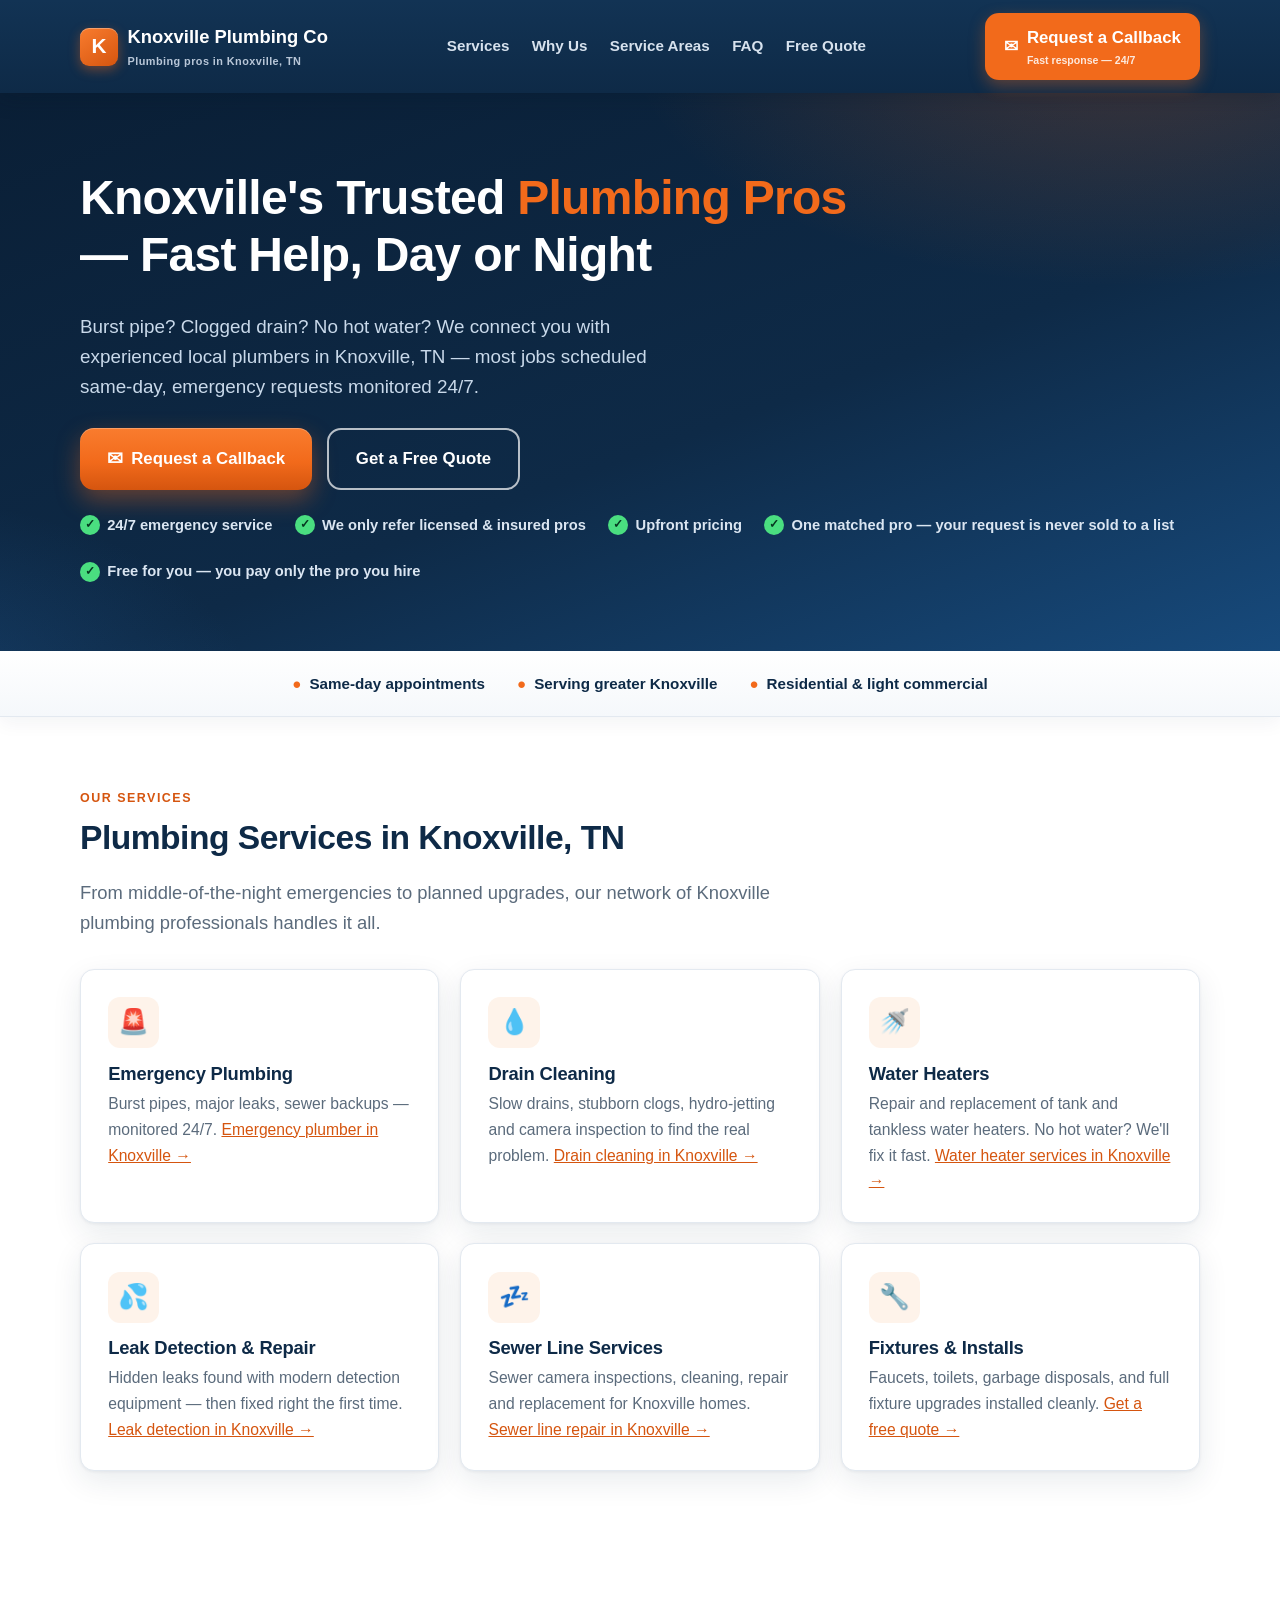
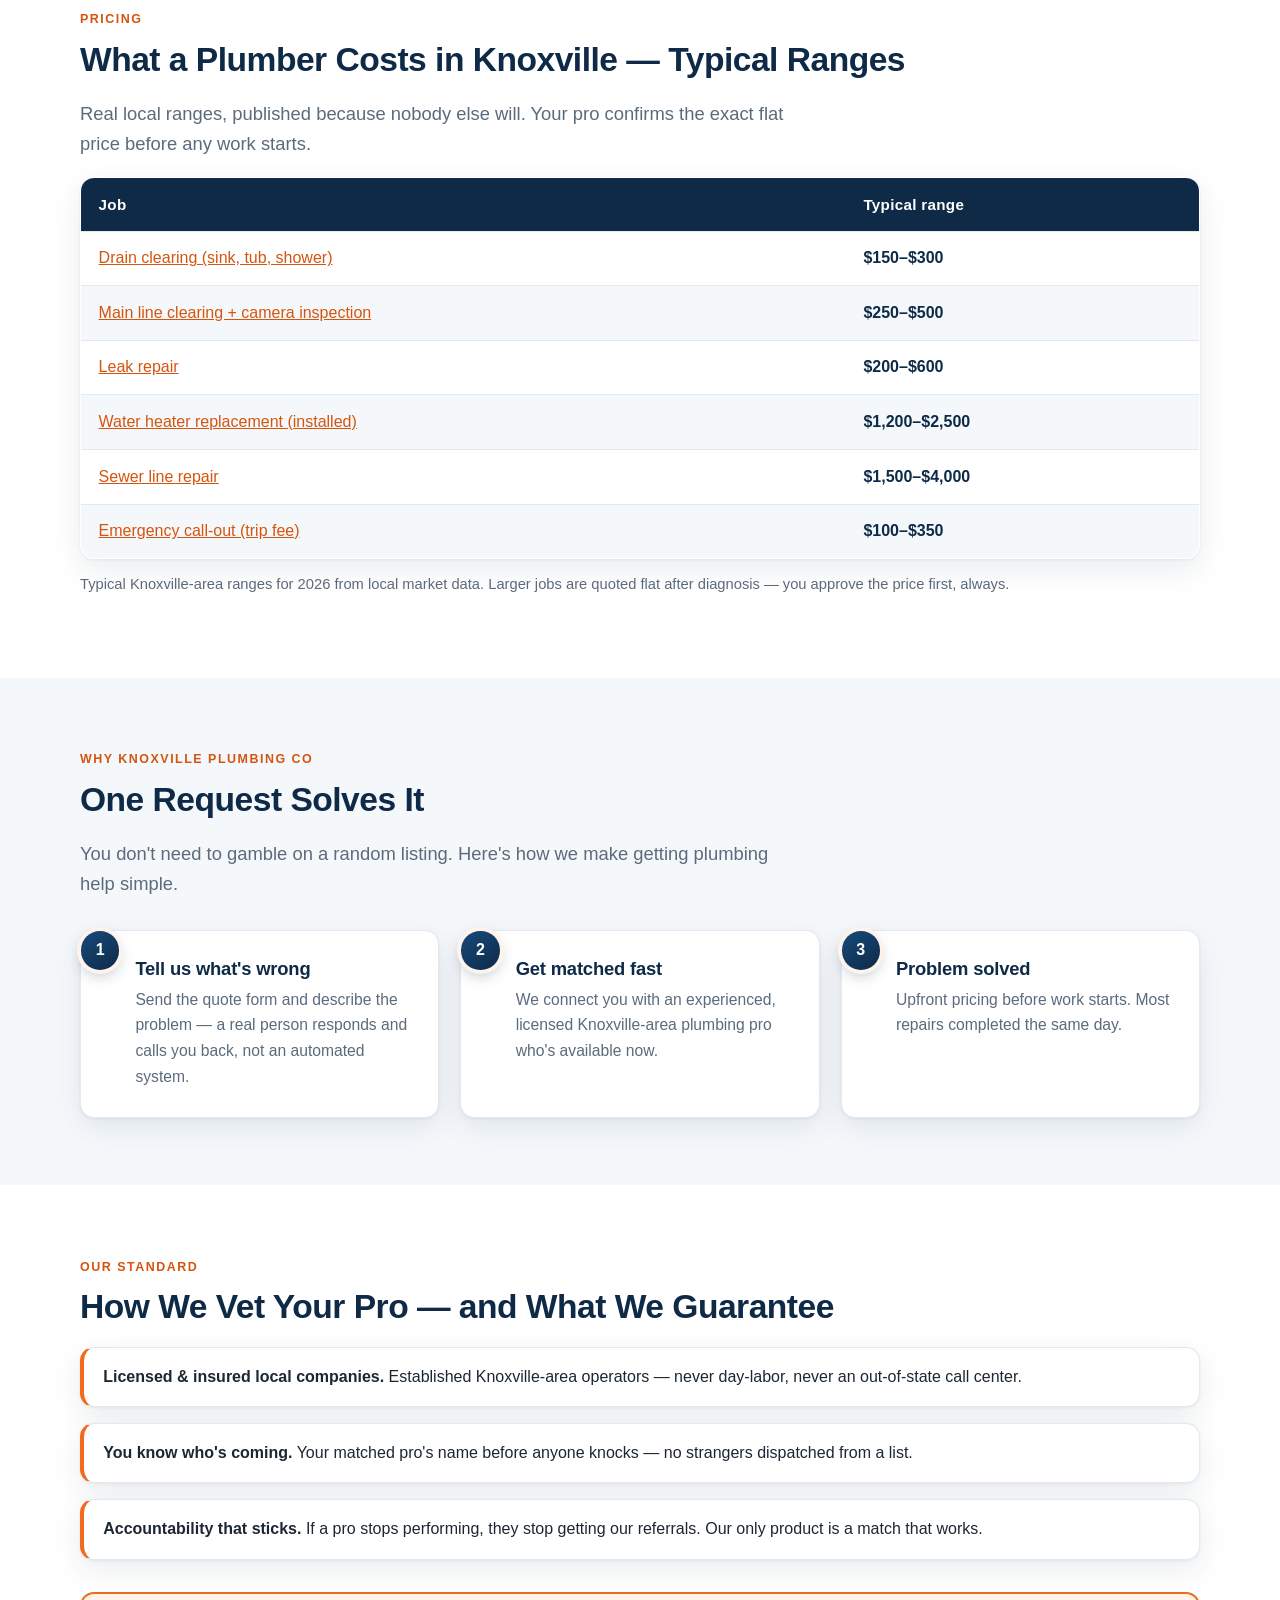
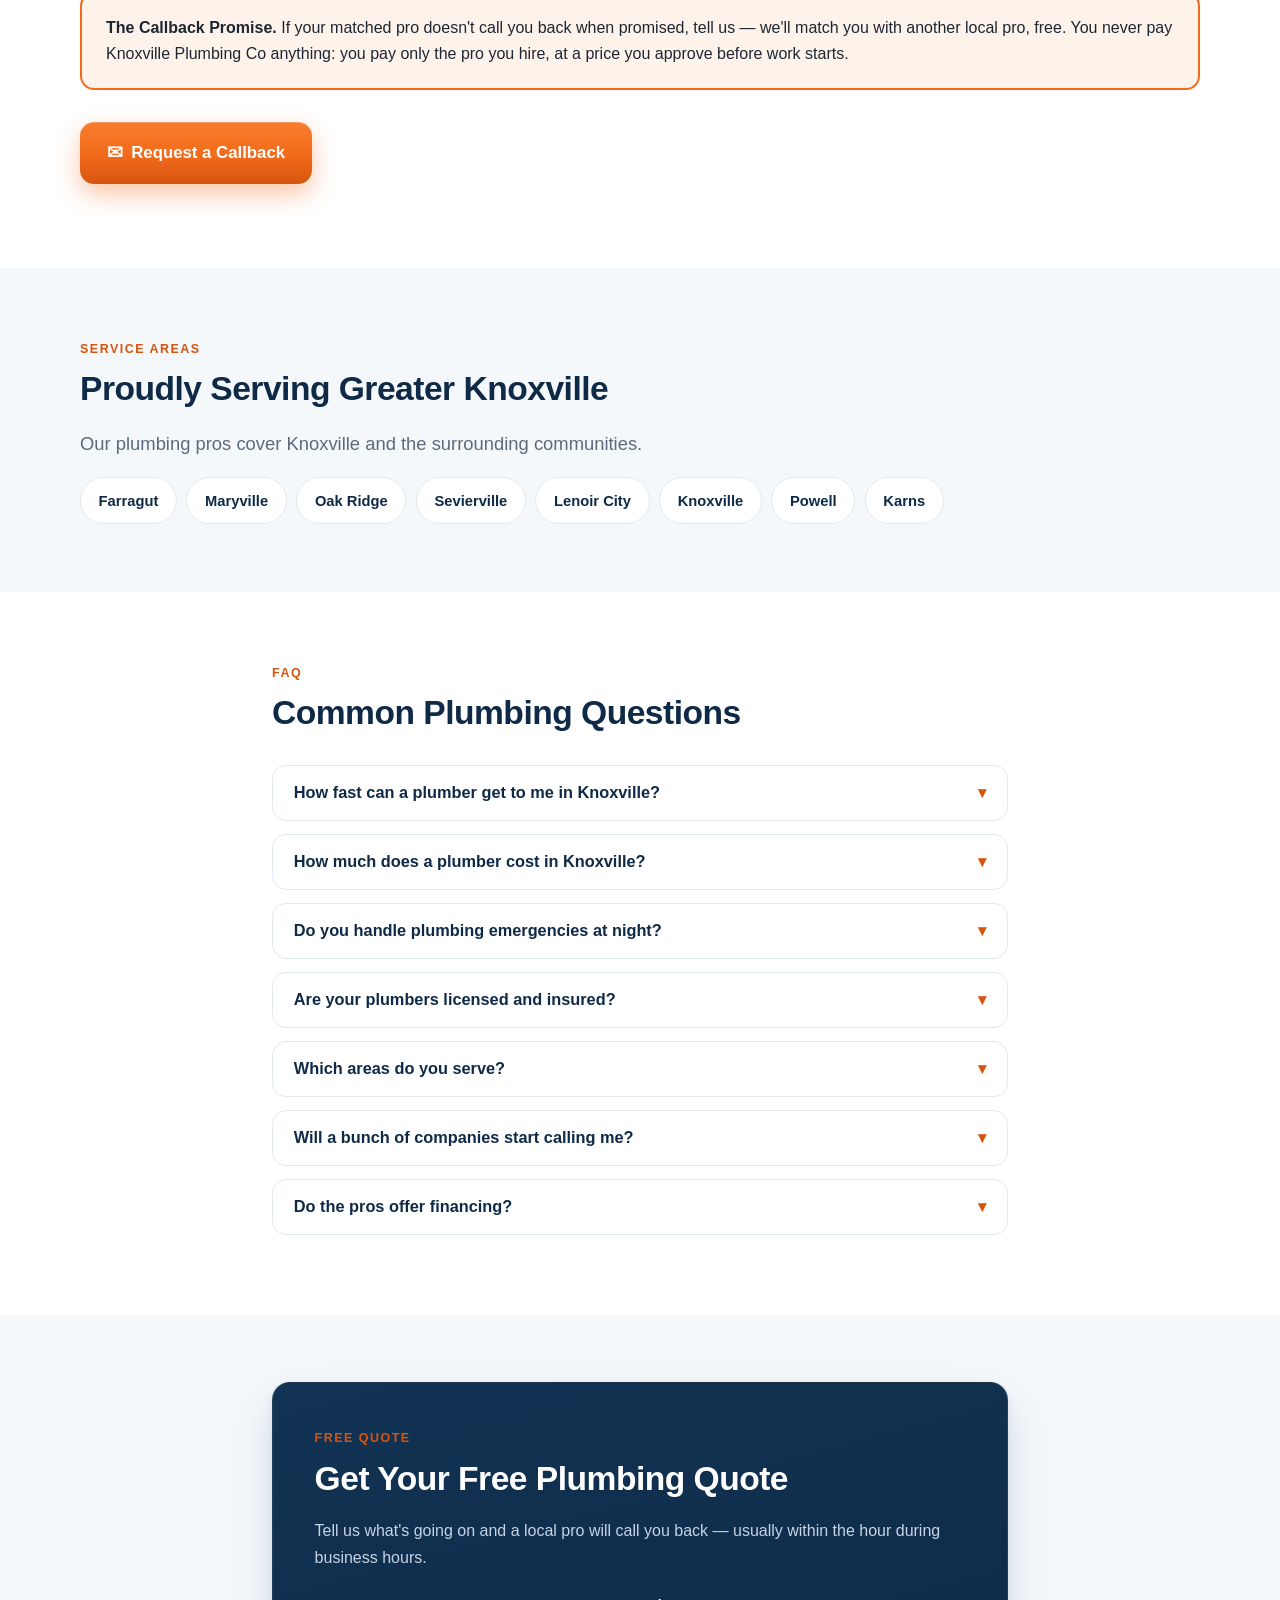
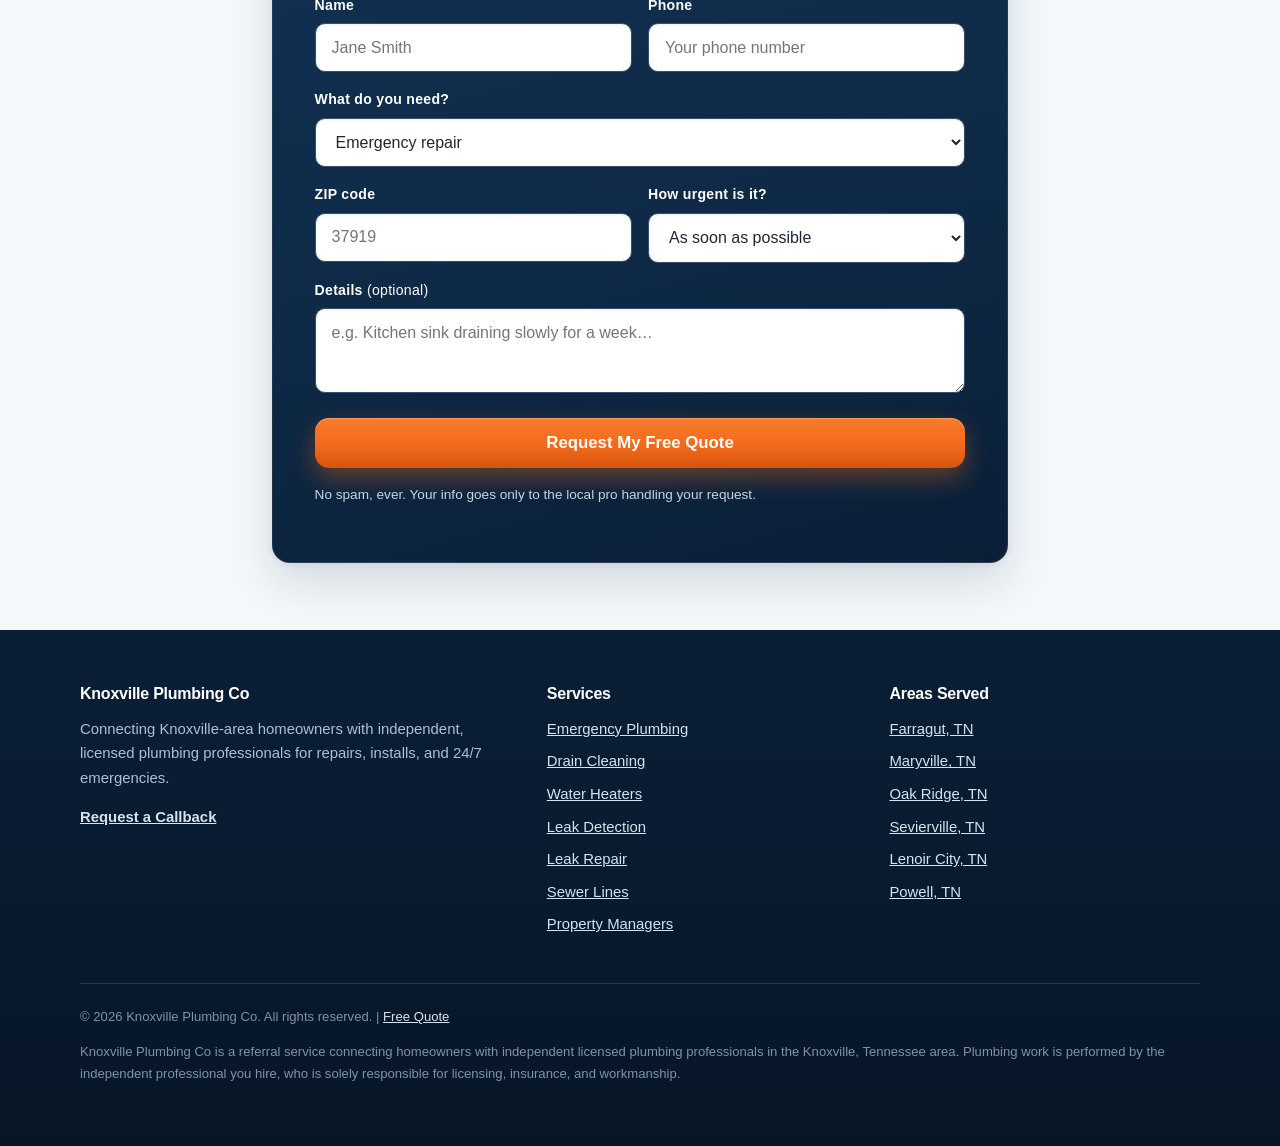
<file: index.html>
<!DOCTYPE html>
<html lang="en">
<head>
<meta charset="UTF-8">
<meta name="viewport" content="width=device-width, initial-scale=1.0">
<title>Plumber in Knoxville, TN | 24/7 Emergency | Knoxville Plumbing Co</title>
<meta name="description" content="Need a plumber in Knoxville, TN? We connect you with trusted local pros for emergencies, drains, water heaters & more. Request a callback for fast service.">
<link rel="canonical" href="https://knoxvilleplumbingco.com/">
<meta property="og:title" content="Plumber in Knoxville, TN | 24/7 | Knoxville Plumbing Co">
<meta property="og:description" content="Fast, reliable plumbing help in Knoxville — emergency repairs, drain cleaning, water heaters. Request a callback.">
<meta property="og:type" content="website">
<meta property="og:url" content="https://knoxvilleplumbingco.com/">
<meta property="og:image" content="https://knoxvilleplumbingco.com/assets/img/og-cover.jpg">
<meta name="twitter:card" content="summary_large_image">
<meta name="twitter:title" content="Plumber in Knoxville, TN | 24/7 | Knoxville Plumbing Co">
<meta name="twitter:description" content="Fast, reliable plumbing help in Knoxville — emergency repairs, drain cleaning, water heaters. Request a callback.">
<meta name="twitter:image" content="https://knoxvilleplumbingco.com/assets/img/og-cover.jpg">
<link rel="stylesheet" href="/assets/css/style.css">
<link rel="icon" href="data:image/svg+xml,<svg xmlns='http://www.w3.org/2000/svg' viewBox='0 0 100 100'><rect width='100' height='100' rx='20' fill='%23f26a1b'/><text x='50' y='68' font-size='52' text-anchor='middle' fill='white' font-family='Arial' font-weight='bold'>K</text></svg>">
<script type="application/ld+json">
{
  "@context": "https://schema.org",
  "@type": "Plumber",
  "name": "Knoxville Plumbing Co",
  "description": "Connecting Knoxville-area homeowners with trusted local plumbing professionals for emergency repairs, drain cleaning, water heaters, and more.",
  "url": "https://knoxvilleplumbingco.com/",
  "address": {
    "@type": "PostalAddress",
    "addressLocality": "Knoxville",
    "addressRegion": "TN",
    "addressCountry": "US"
  },
  "areaServed": [
    {"@type": "City", "name": "Knoxville"},
    {"@type": "City", "name": "Farragut"},
    {"@type": "City", "name": "Maryville"},
    {"@type": "City", "name": "Oak Ridge"},
    {"@type": "City", "name": "Sevierville"},
    {"@type": "City", "name": "Powell"},
    {"@type": "City", "name": "Lenoir City"},
    {"@type": "City", "name": "Karns"}
  ],
  "openingHours": "Mo-Su 00:00-23:59",
  "priceRange": "$$"
}
</script>
<script type="application/ld+json">
{
  "@context": "https://schema.org",
  "@type": "FAQPage",
  "mainEntity": [
    {
      "@type": "Question",
      "name": "How fast can a plumber get to me in Knoxville?",
      "acceptedAnswer": {
        "@type": "Answer",
        "text": "For emergencies, our pros aim for same-day — often within hours. Standard appointments are usually available within 24–48 hours. Request a callback and we'll give you a real arrival window."
      }
    },
    {
      "@type": "Question",
      "name": "How much does a plumber cost in Knoxville?",
      "acceptedAnswer": {
        "@type": "Answer",
        "text": "Most residential service calls in Knoxville run $150–$500 depending on the job; bigger work like water heater replacement or sewer repair is quoted upfront before anything starts. You'll always approve the price first."
      }
    },
    {
      "@type": "Question",
      "name": "Do you handle plumbing emergencies at night?",
      "acceptedAnswer": {
        "@type": "Answer",
        "text": "Yes — burst pipes, flooding, and sewer backups can't wait. Emergency requests are monitored 24/7, including weekends and holidays."
      }
    },
    {
      "@type": "Question",
      "name": "Are your plumbers licensed and insured?",
      "acceptedAnswer": {
        "@type": "Answer",
        "text": "That's our policy: we only connect you with professionals who are licensed per Tennessee requirements and carry liability insurance — and you should always ask your pro for their license number. Any reputable plumber provides it happily."
      }
    },
    {
      "@type": "Question",
      "name": "Which areas do you serve?",
      "acceptedAnswer": {
        "@type": "Answer",
        "text": "Knoxville plus Farragut, Maryville, Oak Ridge, Sevierville, Powell, Lenoir City, and Karns. Just outside? Send the form and ask — we may still be able to help."
      }
    },
    {
      "@type": "Question",
      "name": "Will a bunch of companies start calling me?",
      "acceptedAnswer": {
        "@type": "Answer",
        "text": "No. Your request goes to ONE matched local pro — we never sell or share your info with a list of companies. If that pro can't reach you or isn't the right fit, tell us and we'll re-match you."
      }
    },
    {
      "@type": "Question",
      "name": "Do the pros offer financing?",
      "acceptedAnswer": {
        "@type": "Answer",
        "text": "Many do on larger jobs — water heaters, sewer lines, repipes — with options shown before you commit. Ask about financing when you get your quote."
      }
    }
  ]
}
</script>
</head>
<body>

<header class="site-header">
  <div class="container header-inner">
    <a class="brand" href="/" aria-label="Knoxville Plumbing Co — home">
      <span class="brand-mark">K</span>
      <span>Knoxville Plumbing Co<small>Plumbing pros in Knoxville, TN</small></span>
    </a>
    <nav class="main-nav" id="mainNav" aria-label="Main navigation">
      <a href="/#services">Services</a>
      <a href="/#why-us">Why Us</a>
      <a href="/#areas">Service Areas</a>
      <a href="/#faq">FAQ</a>
      <a href="/#quote">Free Quote</a>
    </nav>
    <button class="nav-toggle" aria-label="Open menu" aria-expanded="false" aria-controls="mainNav">&#9776;</button>
    <a class="header-phone" href="#quote"><span aria-hidden="true">&#9993;</span><span>Request a Callback<small>Fast response — 24/7</small></span></a>
  </div>
</header>

<main>
  <!-- HERO -->
  <section class="hero">
    <div class="container">
      <h1>Knoxville's Trusted <span class="hl">Plumbing Pros</span> — Fast Help, Day or Night</h1>
      <p class="sub">Burst pipe? Clogged drain? No hot water? We connect you with experienced local plumbers in Knoxville, TN — most jobs scheduled same-day, emergency requests monitored 24/7.</p>
      <div class="hero-ctas">
        <a class="btn btn-primary" href="#quote"><span class="icon" aria-hidden="true">&#9993;</span> Request a Callback</a>
        <a class="btn btn-outline" href="#quote">Get a Free Quote</a>
      </div>
      <ul class="hero-trust">
        <li><span class="tick">&#10003;</span> 24/7 emergency service</li>
        <li><span class="tick">&#10003;</span> We only refer licensed &amp; insured pros</li>
        <li><span class="tick">&#10003;</span> Upfront pricing</li>
        <li><span class="tick">&#10003;</span> One matched pro — your request is never sold to a list</li>
        <li><span class="tick">&#10003;</span> Free for you — you pay only the pro you hire</li>
      </ul>
    </div>
  </section>

  <!-- TRUST BAR -->
  <div class="trustbar">
    <div class="container">
      <ul>
        <li><span class="dot">&#9679;</span> Same-day appointments</li>
        <li><span class="dot">&#9679;</span> Serving greater Knoxville</li>
        <li><span class="dot">&#9679;</span> Residential &amp; light commercial</li>
      </ul>
    </div>
  </div>

  <!-- SERVICES -->
  <section id="services">
    <div class="container">
      <span class="eyebrow">Our services</span>
      <h2>Plumbing Services in Knoxville, TN</h2>
      <p class="lead">From middle-of-the-night emergencies to planned upgrades, our network of Knoxville plumbing professionals handles it all.</p>
      <div class="grid grid-3 mt-2">
        <div class="card">
          <div class="card-icon" aria-hidden="true">&#128680;</div>
          <h3>Emergency Plumbing</h3>
          <p>Burst pipes, major leaks, sewer backups — monitored 24/7. <a href="/services/emergency-plumbing.html">Emergency plumber in Knoxville &rarr;</a></p>
        </div>
        <div class="card">
          <div class="card-icon" aria-hidden="true">&#128167;</div>
          <h3>Drain Cleaning</h3>
          <p>Slow drains, stubborn clogs, hydro-jetting and camera inspection to find the real problem. <a href="/services/drain-cleaning.html">Drain cleaning in Knoxville &rarr;</a></p>
        </div>
        <div class="card">
          <div class="card-icon" aria-hidden="true">&#128703;</div>
          <h3>Water Heaters</h3>
          <p>Repair and replacement of tank and tankless water heaters. No hot water? We'll fix it fast. <a href="/services/water-heater-repair-installation.html">Water heater services in Knoxville &rarr;</a></p>
        </div>
        <div class="card">
          <div class="card-icon" aria-hidden="true">&#128166;</div>
          <h3>Leak Detection &amp; Repair</h3>
          <p>Hidden leaks found with modern detection equipment — then fixed right the first time. <a href="/services/leak-detection.html">Leak detection in Knoxville &rarr;</a></p>
        </div>
        <div class="card">
          <div class="card-icon" aria-hidden="true">&#128164;</div>
          <h3>Sewer Line Services</h3>
          <p>Sewer camera inspections, cleaning, repair and replacement for Knoxville homes. <a href="/services/sewer-line-repair.html">Sewer line repair in Knoxville &rarr;</a></p>
        </div>
        <div class="card">
          <div class="card-icon" aria-hidden="true">&#128295;</div>
          <h3>Fixtures &amp; Installs</h3>
          <p>Faucets, toilets, garbage disposals, and full fixture upgrades installed cleanly. <a href="/#quote">Get a free quote &rarr;</a></p>
        </div>
      </div>
    </div>
  </section>

  <!-- PRICES -->
  <section id="prices">
    <div class="container">
      <span class="eyebrow">Pricing</span>
      <h2>What a Plumber Costs in Knoxville — Typical Ranges</h2>
      <p class="lead">Real local ranges, published because nobody else will. Your pro confirms the exact flat price before any work starts.</p>
      <table class="price-table">
        <thead><tr><th scope="col">Job</th><th scope="col">Typical range</th></tr></thead>
        <tbody>
          <tr><td><a href="/services/drain-cleaning.html">Drain clearing (sink, tub, shower)</a></td><td>$150–$300</td></tr>
          <tr><td><a href="/services/drain-cleaning.html">Main line clearing + camera inspection</a></td><td>$250–$500</td></tr>
          <tr><td><a href="/services/leak-repair.html">Leak repair</a></td><td>$200–$600</td></tr>
          <tr><td><a href="/services/water-heater-repair-installation.html">Water heater replacement (installed)</a></td><td>$1,200–$2,500</td></tr>
          <tr><td><a href="/services/sewer-line-repair.html">Sewer line repair</a></td><td>$1,500–$4,000</td></tr>
          <tr><td><a href="/services/emergency-plumbing.html">Emergency call-out (trip fee)</a></td><td>$100–$350</td></tr>
        </tbody>
      </table>
      <p class="price-note">Typical Knoxville-area ranges for 2026 from local market data. Larger jobs are quoted flat after diagnosis — you approve the price first, always.</p>
    </div>
  </section>

  <!-- WHY US -->
  <section id="why-us" class="section-soft">
    <div class="container">
      <span class="eyebrow">Why Knoxville Plumbing Co</span>
      <h2>One Request Solves It</h2>
      <p class="lead">You don't need to gamble on a random listing. Here's how we make getting plumbing help simple.</p>
      <div class="grid grid-3 steps mt-2">
        <div class="card step">
          <h3>Tell us what's wrong</h3>
          <p>Send the quote form and describe the problem — a real person responds and calls you back, not an automated system.</p>
        </div>
        <div class="card step">
          <h3>Get matched fast</h3>
          <p>We connect you with an experienced, licensed Knoxville-area plumbing pro who's available now.</p>
        </div>
        <div class="card step">
          <h3>Problem solved</h3>
          <p>Upfront pricing before work starts. Most repairs completed the same day.</p>
        </div>
      </div>
    </div>
  </section>

  <!-- OUR STANDARD -->
  <section id="standard">
    <div class="container">
      <span class="eyebrow">Our standard</span>
      <h2>How We Vet Your Pro — and What We Guarantee</h2>
      <ul class="vet-list mt-2">
        <li><strong>Licensed &amp; insured local companies.</strong> Established Knoxville-area operators — never day-labor, never an out-of-state call center.</li>
        <li><strong>You know who's coming.</strong> Your matched pro's name before anyone knocks — no strangers dispatched from a list.</li>
        <li><strong>Accountability that sticks.</strong> If a pro stops performing, they stop getting our referrals. Our only product is a match that works.</li>
      </ul>
      <div class="guarantee-box mt-2">
        <p><strong>The Callback Promise.</strong> If your matched pro doesn't call you back when promised, tell us — we'll match you with another local pro, free. You never pay Knoxville Plumbing Co anything: you pay only the pro you hire, at a price you approve before work starts.</p>
      </div>
      <p class="mt-2"><a class="btn btn-primary" href="#quote"><span class="icon" aria-hidden="true">&#9993;</span> Request a Callback</a></p>
    </div>
  </section>

  <!-- SERVICE AREAS -->
  <section id="areas" class="section-soft">
    <div class="container">
      <span class="eyebrow">Service areas</span>
      <h2>Proudly Serving Greater Knoxville</h2>
      <p class="lead">Our plumbing pros cover Knoxville and the surrounding communities.</p>
      <ul class="area-tags">
        <li><a href="/areas/farragut.html">Farragut</a></li>
        <li><a href="/areas/maryville.html">Maryville</a></li>
        <li><a href="/areas/oak-ridge.html">Oak Ridge</a></li>
        <li><a href="/areas/sevierville.html">Sevierville</a></li>
        <li><a href="/areas/lenoir-city.html">Lenoir City</a></li>
        <li>Knoxville</li><li><a href="/areas/powell.html">Powell</a></li><li>Karns</li>
      </ul>
    </div>
  </section>

  <!-- FAQ -->
  <section id="faq">
    <div class="container" style="max-width: 46rem;">
      <span class="eyebrow">FAQ</span>
      <h2>Common Plumbing Questions</h2>
      <div class="mt-2">
        <div class="faq-item">
          <button class="faq-q" aria-expanded="false">How fast can a plumber get to me in Knoxville?<span class="chev" aria-hidden="true">&#9662;</span></button>
          <div class="faq-a"><p>For emergencies, our pros aim for same-day — often within hours. Standard appointments are usually available within 24–48 hours. Request a callback and we'll give you a real arrival window.</p></div>
        </div>
        <div class="faq-item">
          <button class="faq-q" aria-expanded="false">How much does a plumber cost in Knoxville?<span class="chev" aria-hidden="true">&#9662;</span></button>
          <div class="faq-a"><p>Most residential service calls in Knoxville run $150–$500 depending on the job; bigger work like water heater replacement or sewer repair is quoted upfront before anything starts. You'll always approve the price first.</p></div>
        </div>
        <div class="faq-item">
          <button class="faq-q" aria-expanded="false">Do you handle plumbing emergencies at night?<span class="chev" aria-hidden="true">&#9662;</span></button>
          <div class="faq-a"><p>Yes — burst pipes, flooding, and sewer backups can't wait. Emergency requests are monitored 24/7, including weekends and holidays.</p></div>
        </div>
        <div class="faq-item">
          <button class="faq-q" aria-expanded="false">Are your plumbers licensed and insured?<span class="chev" aria-hidden="true">&#9662;</span></button>
          <div class="faq-a"><p>That's our policy: we only connect you with professionals who are licensed per Tennessee requirements and carry liability insurance — and you should always ask your pro for their license number. Any reputable plumber provides it happily.</p></div>
        </div>
        <div class="faq-item">
          <button class="faq-q" aria-expanded="false">Which areas do you serve?<span class="chev" aria-hidden="true">&#9662;</span></button>
          <div class="faq-a"><p>Knoxville plus Farragut, Maryville, Oak Ridge, Sevierville, Powell, Lenoir City, and Karns. Just outside? Send the form and ask — we may still be able to help.</p></div>
        </div>
        <div class="faq-item">
          <button class="faq-q" aria-expanded="false">Will a bunch of companies start calling me?<span class="chev" aria-hidden="true">&#9662;</span></button>
          <div class="faq-a"><p>No. Your request goes to ONE matched local pro — we never sell or share your info with a list of companies. If that pro can't reach you or isn't the right fit, tell us and we'll re-match you.</p></div>
        </div>
        <div class="faq-item">
          <button class="faq-q" aria-expanded="false">Do the pros offer financing?<span class="chev" aria-hidden="true">&#9662;</span></button>
          <div class="faq-a"><p>Many do on larger jobs — water heaters, sewer lines, repipes — with options shown before you commit. Ask about financing when you get your quote.</p></div>
        </div>
      </div>
    </div>
  </section>

  <!-- QUOTE FORM -->
  <section id="quote" class="section-soft">
    <div class="container" style="max-width: 46rem;">
      <div class="form-wrap">
        <span class="eyebrow">Free quote</span>
        <h2>Get Your Free Plumbing Quote</h2>
        <p>Tell us what's going on and a local pro will call you back — usually within the hour during business hours.</p>
        <form class="quote-form" id="quoteForm" novalidate>
          <div class="field-row">
            <div class="field">
              <label for="q-name">Name</label>
              <input id="q-name" name="name" type="text" autocomplete="name" placeholder="Jane Smith" required>
            </div>
            <div class="field">
              <label for="q-phone">Phone</label>
              <input id="q-phone" name="phone" type="tel" autocomplete="tel" placeholder="Your phone number" required>
            </div>
          </div>
          <div class="field">
            <label for="q-service">What do you need?</label>
            <select id="q-service" name="service">
              <option>Emergency repair</option>
              <option>Drain cleaning</option>
              <option>Water heater</option>
              <option>Leak detection / repair</option>
              <option>Sewer line</option>
              <option>Fixture install</option>
              <option>Something else</option>
            </select>
          </div>
          <div class="field-row">
            <div class="field">
              <label for="q-zip">ZIP code</label>
              <input id="q-zip" name="zip" type="text" inputmode="numeric" autocomplete="postal-code" maxlength="5" placeholder="37919">
            </div>
            <div class="field">
              <label for="q-urgency">How urgent is it?</label>
              <select id="q-urgency" name="urgency">
                <option>As soon as possible</option>
                <option>Today if possible</option>
                <option>This week is fine</option>
                <option>Just comparing prices</option>
              </select>
            </div>
          </div>
          <div class="field">
            <label for="q-details">Details <span style="font-weight:400">(optional)</span></label>
            <textarea id="q-details" name="details" rows="3" placeholder="e.g. Kitchen sink draining slowly for a week…"></textarea>
          </div>
          <div class="field hp" aria-hidden="true">
            <label>Company (leave blank)<input type="text" name="company" tabindex="-1" autocomplete="off"></label>
          </div>
          <p class="form-error" role="alert"></p>
          <button class="btn btn-primary btn-block" type="submit">Request My Free Quote</button>
          <p class="form-note">No spam, ever. Your info goes only to the local pro handling your request.</p>
          <div class="form-success" role="status">
            <strong>Request received — we're on it now.</strong><br>
            Your request just reached our matching desk. ONE local licensed pro will call you back — usually within the hour between 7 AM and 9 PM, and first thing in the morning for overnight requests. Emergency requests are monitored around the clock.
          </div>
        </form>
      </div>
    </div>
  </section>
</main>

<footer class="site-footer">
  <div class="container">
    <div class="footer-grid">
      <div>
        <h2 class="fh">Knoxville Plumbing Co</h2>
        <p>Connecting Knoxville-area homeowners with independent, licensed plumbing professionals for repairs, installs, and 24/7 emergencies.</p>
        <p><a href="#quote"><strong>Request a Callback</strong></a></p>
      </div>
      <div>
        <h2 class="fh">Services</h2>
        <ul>
          <li><a href="/services/emergency-plumbing.html">Emergency Plumbing</a></li>
          <li><a href="/services/drain-cleaning.html">Drain Cleaning</a></li>
          <li><a href="/services/water-heater-repair-installation.html">Water Heaters</a></li>
          <li><a href="/services/leak-detection.html">Leak Detection</a></li>
          <li><a href="/services/leak-repair.html">Leak Repair</a></li>
          <li><a href="/services/sewer-line-repair.html">Sewer Lines</a></li>
          <li><a href="/property-managers.html">Property Managers</a></li>
        </ul>
      </div>
      <div>
        <h2 class="fh">Areas Served</h2>
        <ul>
          <li><a href="/areas/farragut.html">Farragut, TN</a></li>
          <li><a href="/areas/maryville.html">Maryville, TN</a></li>
          <li><a href="/areas/oak-ridge.html">Oak Ridge, TN</a></li>
          <li><a href="/areas/sevierville.html">Sevierville, TN</a></li>
          <li><a href="/areas/lenoir-city.html">Lenoir City, TN</a></li>
          <li><a href="/areas/powell.html">Powell, TN</a></li>
        </ul>
      </div>
    </div>
    <div class="footer-bottom">
      <p>&copy; <span data-year>2026</span> Knoxville Plumbing Co. All rights reserved. | <a href="/#quote">Free Quote</a></p>
      <p>Knoxville Plumbing Co is a referral service connecting homeowners with independent licensed plumbing professionals in the Knoxville, Tennessee area. Plumbing work is performed by the independent professional you hire, who is solely responsible for licensing, insurance, and workmanship.</p>
    </div>
  </div>
</footer>

<!-- Sticky mobile call bar -->
<div class="callbar" role="navigation" aria-label="Quick contact">
  <a class="call-now" href="#quote">Request a Callback</a>
  <a class="get-quote" href="#quote">Free Quote</a>
</div>

<script src="/assets/js/main.js" defer></script>
</body>
</html>
</file>
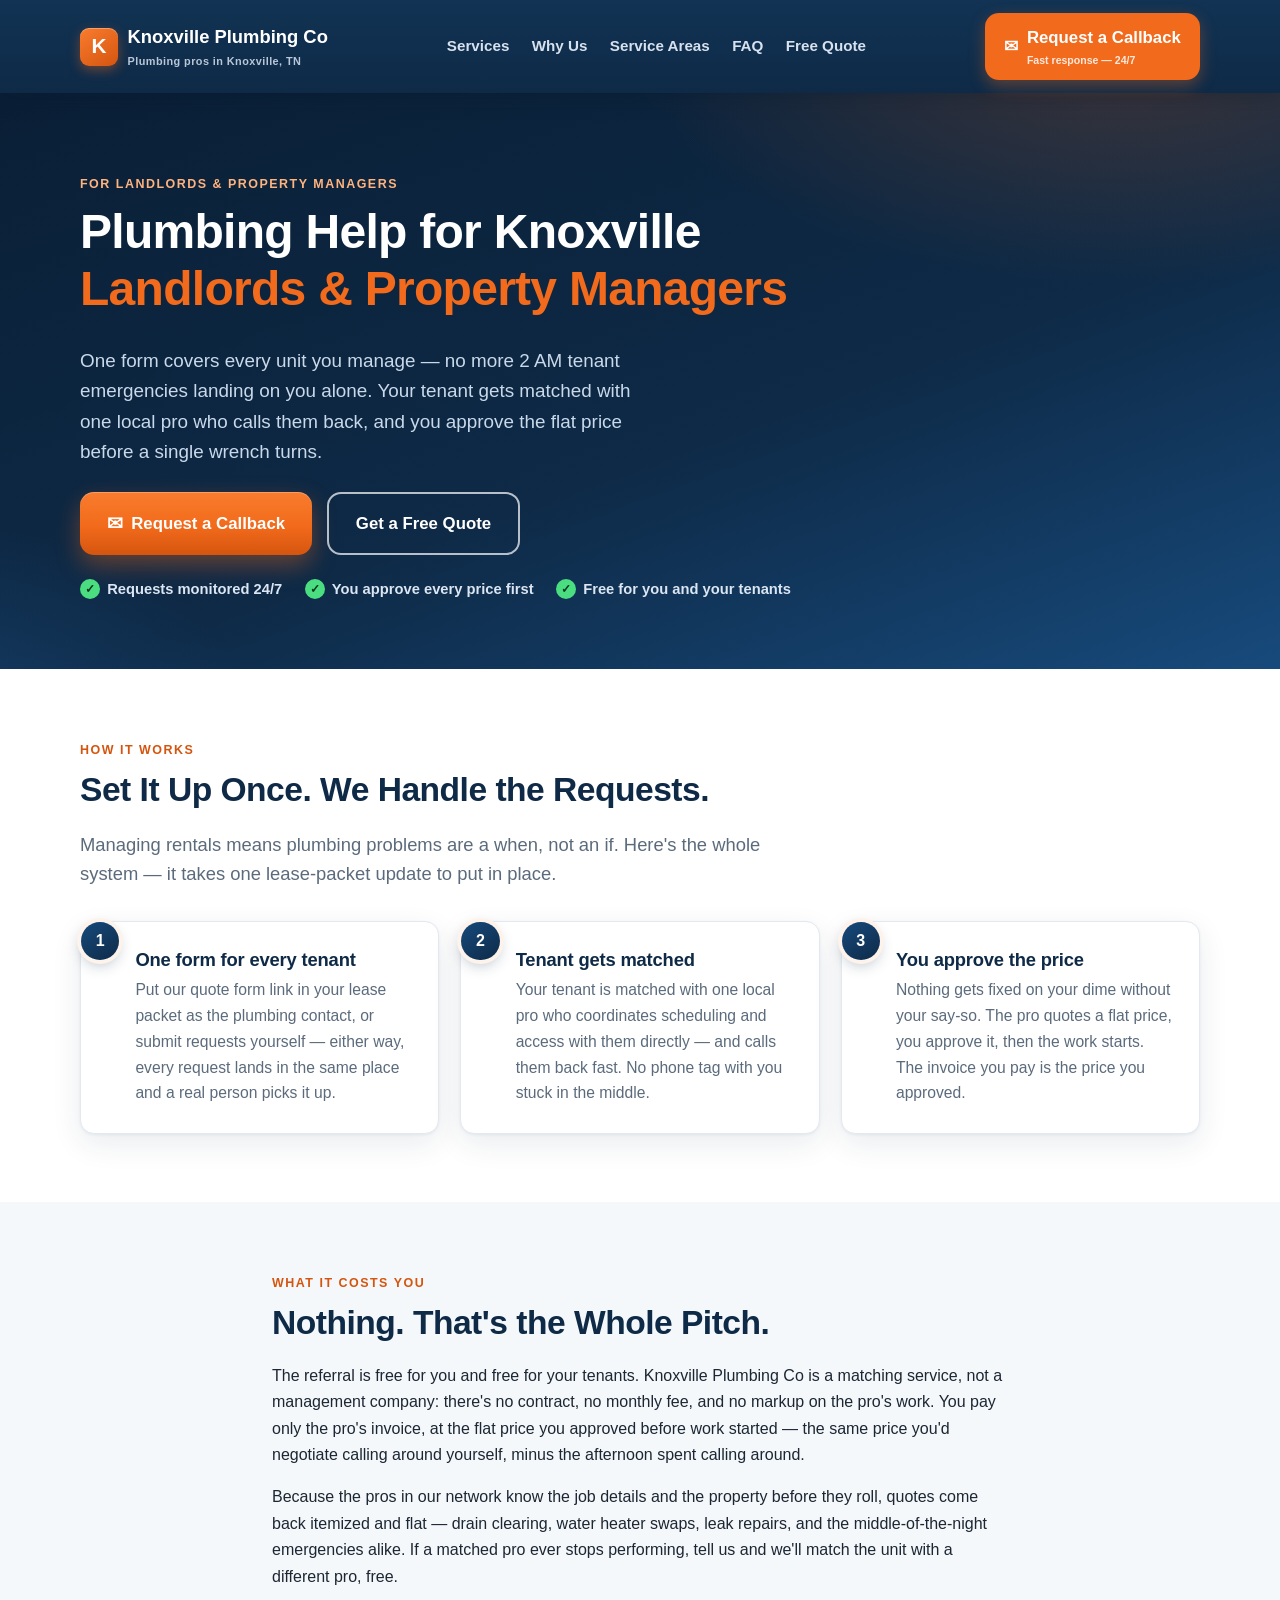
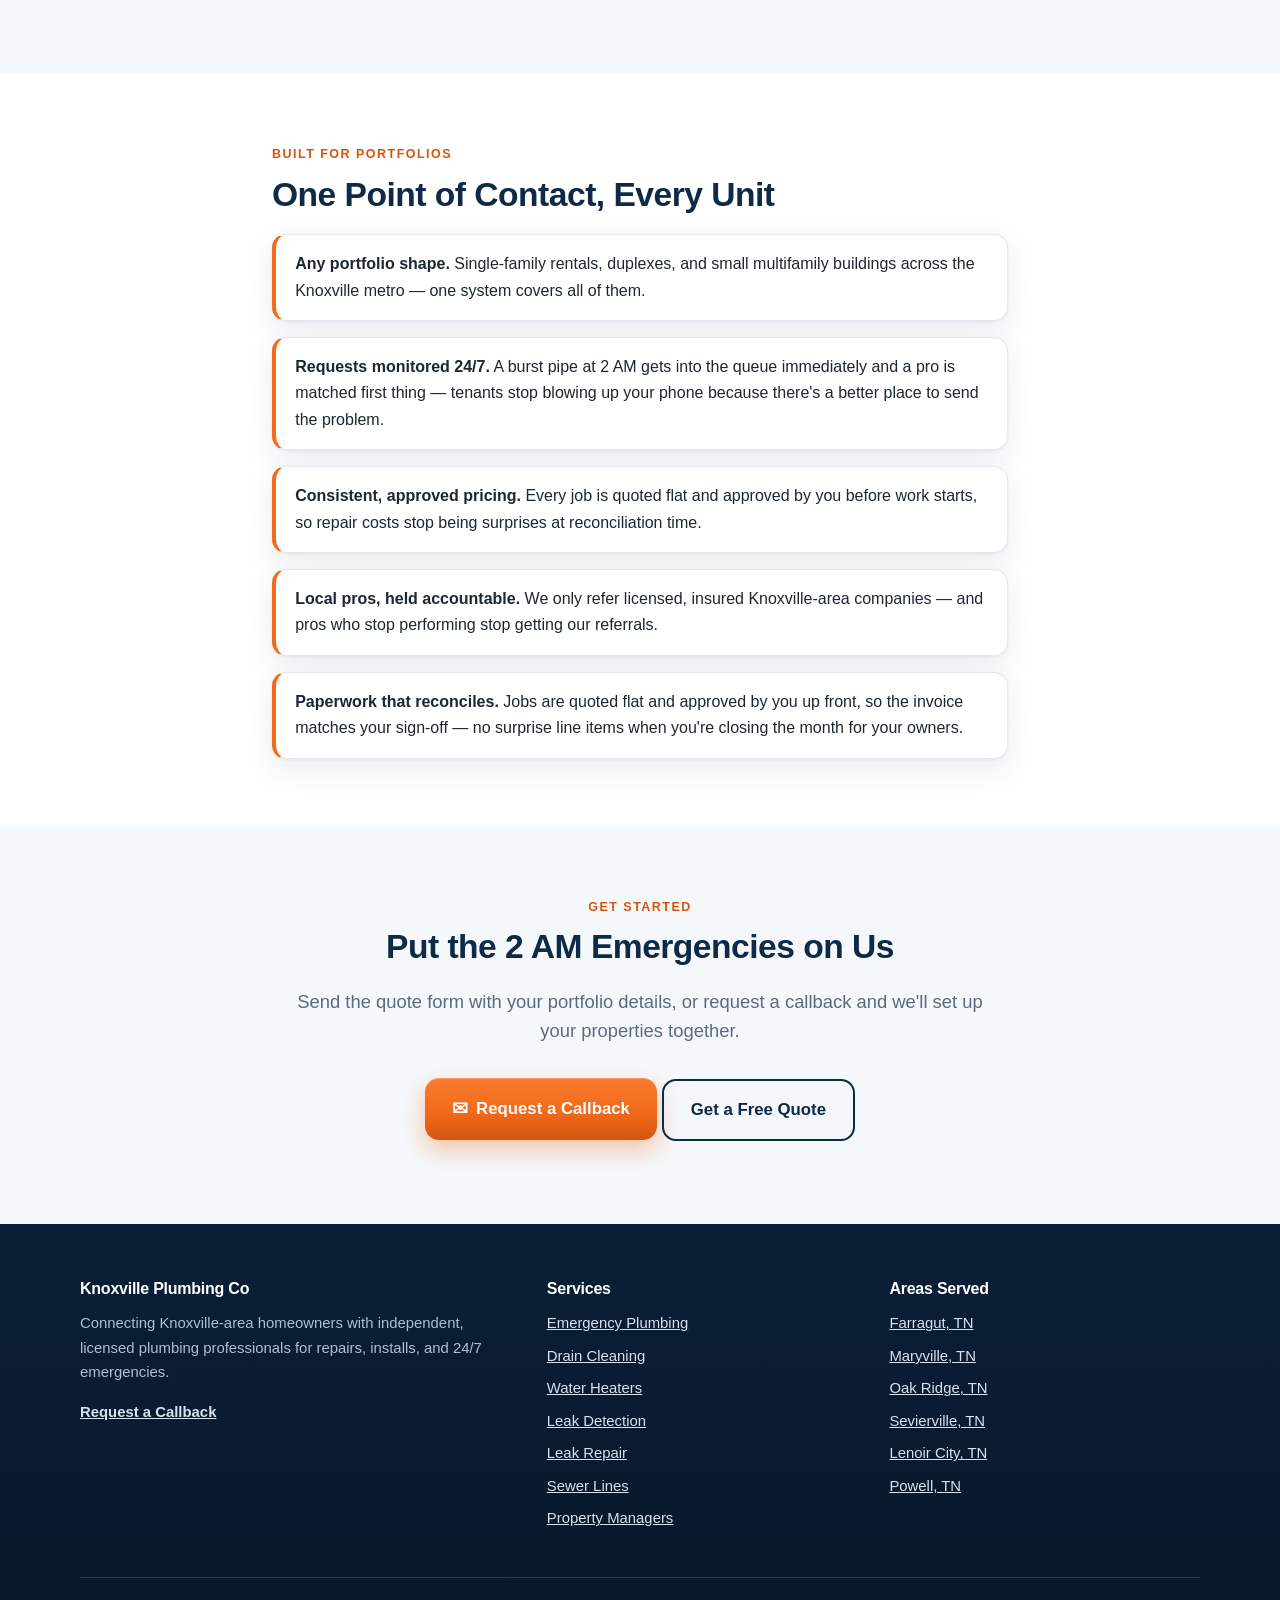
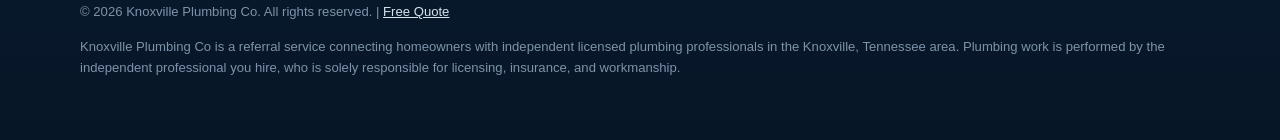
<file: property-managers.html>
<!DOCTYPE html>
<html lang="en">
<head>
<meta charset="UTF-8">
<meta name="viewport" content="width=device-width, initial-scale=1.0">
<title>Plumbing for Landlords &amp; Property Managers in Knoxville, TN | Knoxville Plumbing Co</title>
<meta name="description" content="One plumbing request covers every unit you manage in the Knoxville area. Tenants get matched with one local pro, you approve every price before work starts. Free referral.">
<link rel="canonical" href="https://knoxvilleplumbingco.com/property-managers.html">
<meta property="og:title" content="Plumbing for Landlords & Property Managers in Knoxville, TN | Knoxville Plumbing Co">
<meta property="og:description" content="One form for every unit you manage. Tenant matched with one local pro; you approve the flat price before work starts.">
<meta property="og:type" content="website">
<meta property="og:url" content="https://knoxvilleplumbingco.com/property-managers.html">
<meta property="og:image" content="https://knoxvilleplumbingco.com/assets/img/og-cover.jpg">
<meta name="twitter:card" content="summary_large_image">
<meta name="twitter:title" content="Plumbing for Landlords & Property Managers in Knoxville, TN | Knoxville Plumbing Co">
<meta name="twitter:description" content="One form for every unit you manage. Tenant matched with one local pro; you approve the flat price before work starts.">
<meta name="twitter:image" content="https://knoxvilleplumbingco.com/assets/img/og-cover.jpg">
<link rel="stylesheet" href="/assets/css/style.css">
<link rel="icon" href="data:image/svg+xml,<svg xmlns='http://www.w3.org/2000/svg' viewBox='0 0 100 100'><rect width='100' height='100' rx='20' fill='%23f26a1b'/><text x='50' y='68' font-size='52' text-anchor='middle' fill='white' font-family='Arial' font-weight='bold'>K</text></svg>">
<script type="application/ld+json">
{
  "@context": "https://schema.org",
  "@type": "Plumber",
  "name": "Knoxville Plumbing Co",
  "description": "Connecting Knoxville-area homeowners, landlords, and property managers with trusted local plumbing professionals for emergency repairs, drain cleaning, water heaters, and more.",
  "url": "https://knoxvilleplumbingco.com/property-managers.html",
  "address": {
    "@type": "PostalAddress",
    "addressLocality": "Knoxville",
    "addressRegion": "TN",
    "addressCountry": "US"
  },
  "areaServed": [
    {"@type": "City", "name": "Knoxville"},
    {"@type": "City", "name": "Farragut"},
    {"@type": "City", "name": "Maryville"},
    {"@type": "City", "name": "Oak Ridge"},
    {"@type": "City", "name": "Sevierville"},
    {"@type": "City", "name": "Powell"},
    {"@type": "City", "name": "Lenoir City"},
    {"@type": "City", "name": "Karns"}
  ],
  "openingHours": "Mo-Su 00:00-23:59",
  "priceRange": "$$"
}
</script>
</head>
<body>

<header class="site-header">
  <div class="container header-inner">
    <a class="brand" href="/" aria-label="Knoxville Plumbing Co — home">
      <span class="brand-mark">K</span>
      <span>Knoxville Plumbing Co<small>Plumbing pros in Knoxville, TN</small></span>
    </a>
    <nav class="main-nav" id="mainNav" aria-label="Main navigation">
      <a href="/#services">Services</a>
      <a href="/#why-us">Why Us</a>
      <a href="/#areas">Service Areas</a>
      <a href="/#faq">FAQ</a>
      <a href="/#quote">Free Quote</a>
    </nav>
    <button class="nav-toggle" aria-label="Open menu" aria-expanded="false" aria-controls="mainNav">&#9776;</button>
    <a class="header-phone" href="/#quote"><span aria-hidden="true">&#9993;</span><span>Request a Callback<small>Fast response — 24/7</small></span></a>
  </div>
</header>

<main>
  <!-- HERO -->
  <section class="hero">
    <div class="container">
      <p class="eyebrow" style="color:#ffb37e">For landlords &amp; property managers</p>
      <h1>Plumbing Help for Knoxville <span class="hl">Landlords &amp; Property Managers</span></h1>
      <p class="sub">One form covers every unit you manage — no more 2 AM tenant emergencies landing on you alone. Your tenant gets matched with one local pro who calls them back, and you approve the flat price before a single wrench turns.</p>
      <div class="hero-ctas">
        <a class="btn btn-primary" href="/#quote"><span class="icon" aria-hidden="true">&#9993;</span> Request a Callback</a>
        <a class="btn btn-outline" href="/#quote">Get a Free Quote</a>
      </div>
      <ul class="hero-trust">
        <li><span class="tick">&#10003;</span> Requests monitored 24/7</li>
        <li><span class="tick">&#10003;</span> You approve every price first</li>
        <li><span class="tick">&#10003;</span> Free for you and your tenants</li>
      </ul>
    </div>
  </section>

  <!-- HOW IT WORKS -->
  <section>
    <div class="container">
      <span class="eyebrow">How it works</span>
      <h2>Set It Up Once. We Handle the Requests.</h2>
      <p class="lead">Managing rentals means plumbing problems are a when, not an if. Here's the whole system — it takes one lease-packet update to put in place.</p>
      <div class="grid grid-3 steps mt-2">
        <div class="card step">
          <h3>One form for every tenant</h3>
          <p>Put our quote form link in your lease packet as the plumbing contact, or submit requests yourself — either way, every request lands in the same place and a real person picks it up.</p>
        </div>
        <div class="card step">
          <h3>Tenant gets matched</h3>
          <p>Your tenant is matched with one local pro who coordinates scheduling and access with them directly — and calls them back fast. No phone tag with you stuck in the middle.</p>
        </div>
        <div class="card step">
          <h3>You approve the price</h3>
          <p>Nothing gets fixed on your dime without your say-so. The pro quotes a flat price, you approve it, then the work starts. The invoice you pay is the price you approved.</p>
        </div>
      </div>
    </div>
  </section>

  <!-- COST -->
  <section class="section-soft">
    <div class="container" style="max-width: 46rem;">
      <span class="eyebrow">What it costs you</span>
      <h2>Nothing. That's the Whole Pitch.</h2>
      <p>The referral is free for you and free for your tenants. Knoxville Plumbing Co is a matching service, not a management company: there's no contract, no monthly fee, and no markup on the pro's work. You pay only the pro's invoice, at the flat price you approved before work started — the same price you'd negotiate calling around yourself, minus the afternoon spent calling around.</p>
      <p>Because the pros in our network know the job details and the property before they roll, quotes come back itemized and flat — drain clearing, water heater swaps, leak repairs, and the middle-of-the-night emergencies alike. If a matched pro ever stops performing, tell us and we'll match the unit with a different pro, free.</p>
    </div>
  </section>

  <!-- BUILT FOR PORTFOLIOS -->
  <section>
    <div class="container" style="max-width: 46rem;">
      <span class="eyebrow">Built for portfolios</span>
      <h2>One Point of Contact, Every Unit</h2>
      <ul class="vet-list mt-2">
        <li><strong>Any portfolio shape.</strong> Single-family rentals, duplexes, and small multifamily buildings across the Knoxville metro — one system covers all of them.</li>
        <li><strong>Requests monitored 24/7.</strong> A burst pipe at 2 AM gets into the queue immediately and a pro is matched first thing — tenants stop blowing up your phone because there's a better place to send the problem.</li>
        <li><strong>Consistent, approved pricing.</strong> Every job is quoted flat and approved by you before work starts, so repair costs stop being surprises at reconciliation time.</li>
        <li><strong>Local pros, held accountable.</strong> We only refer licensed, insured Knoxville-area companies — and pros who stop performing stop getting our referrals.</li>
        <li><strong>Paperwork that reconciles.</strong> Jobs are quoted flat and approved by you up front, so the invoice matches your sign-off — no surprise line items when you're closing the month for your owners.</li>
      </ul>
    </div>
  </section>

  <!-- CTA -->
  <section class="section-soft">
    <div class="container text-center" style="max-width: 46rem;">
      <span class="eyebrow">Get started</span>
      <h2>Put the 2 AM Emergencies on Us</h2>
      <p class="lead" style="margin-left:auto; margin-right:auto;">Send the quote form with your portfolio details, or request a callback and we'll set up your properties together.</p>
      <p class="mt-2">
        <a class="btn btn-primary" href="/#quote"><span class="icon" aria-hidden="true">&#9993;</span> Request a Callback</a>
        <a class="btn btn-outline-dark" href="/#quote">Get a Free Quote</a>
      </p>
    </div>
  </section>
</main>

<footer class="site-footer">
  <div class="container">
    <div class="footer-grid">
      <div>
        <h2 class="fh">Knoxville Plumbing Co</h2>
        <p>Connecting Knoxville-area homeowners with independent, licensed plumbing professionals for repairs, installs, and 24/7 emergencies.</p>
        <p><a href="/#quote"><strong>Request a Callback</strong></a></p>
      </div>
      <div>
        <h2 class="fh">Services</h2>
        <ul>
          <li><a href="/services/emergency-plumbing.html">Emergency Plumbing</a></li>
          <li><a href="/services/drain-cleaning.html">Drain Cleaning</a></li>
          <li><a href="/services/water-heater-repair-installation.html">Water Heaters</a></li>
          <li><a href="/services/leak-detection.html">Leak Detection</a></li>
          <li><a href="/services/leak-repair.html">Leak Repair</a></li>
          <li><a href="/services/sewer-line-repair.html">Sewer Lines</a></li>
          <li><a href="/property-managers.html">Property Managers</a></li>
        </ul>
      </div>
      <div>
        <h2 class="fh">Areas Served</h2>
        <ul>
          <li><a href="/areas/farragut.html">Farragut, TN</a></li>
          <li><a href="/areas/maryville.html">Maryville, TN</a></li>
          <li><a href="/areas/oak-ridge.html">Oak Ridge, TN</a></li>
          <li><a href="/areas/sevierville.html">Sevierville, TN</a></li>
          <li><a href="/areas/lenoir-city.html">Lenoir City, TN</a></li>
          <li><a href="/areas/powell.html">Powell, TN</a></li>
        </ul>
      </div>
    </div>
    <div class="footer-bottom">
      <p>&copy; <span data-year>2026</span> Knoxville Plumbing Co. All rights reserved. | <a href="/#quote">Free Quote</a></p>
      <p>Knoxville Plumbing Co is a referral service connecting homeowners with independent licensed plumbing professionals in the Knoxville, Tennessee area. Plumbing work is performed by the independent professional you hire, who is solely responsible for licensing, insurance, and workmanship.</p>
    </div>
  </div>
</footer>

<!-- Sticky mobile call bar -->
<div class="callbar" role="navigation" aria-label="Quick contact">
  <a class="call-now" href="#quote">Request a Callback</a>
  <a class="get-quote" href="#quote">Free Quote</a>
</div>

<script src="/assets/js/main.js" defer></script>
</body>
</html>
</file>
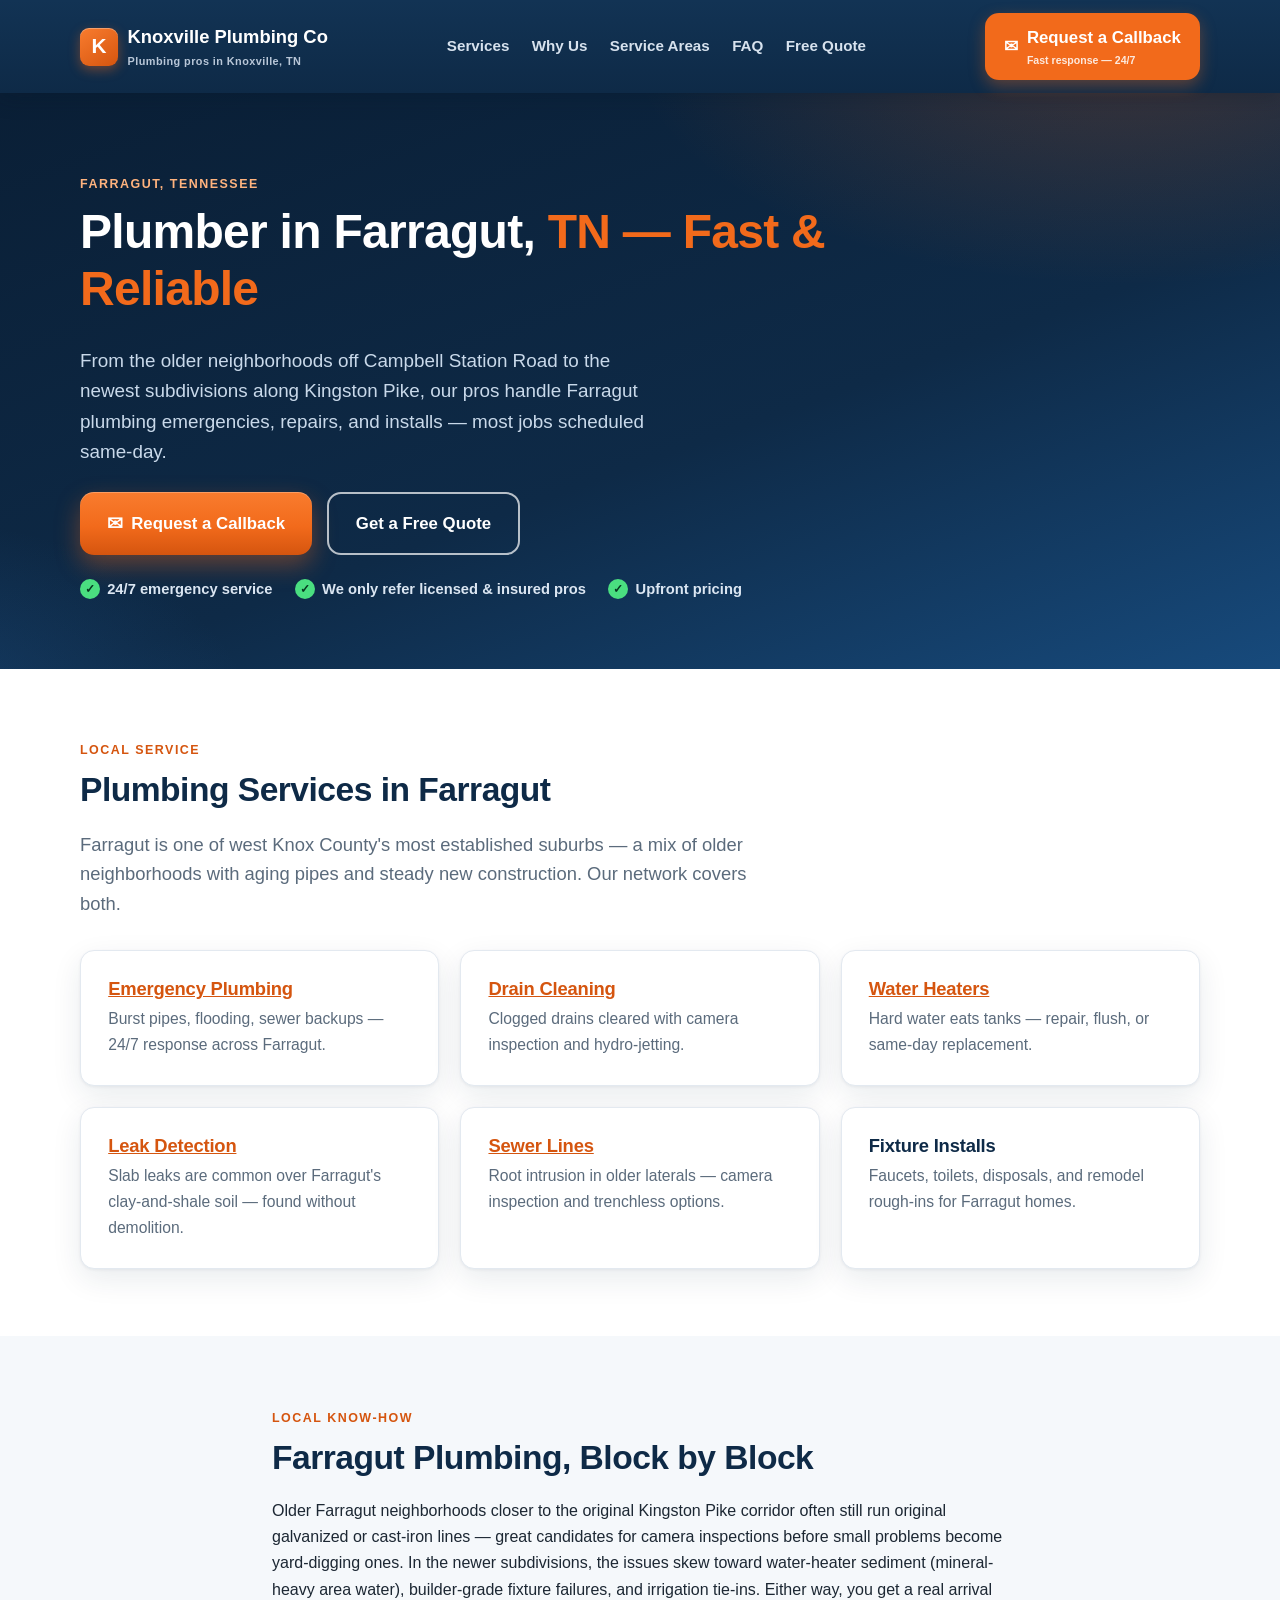
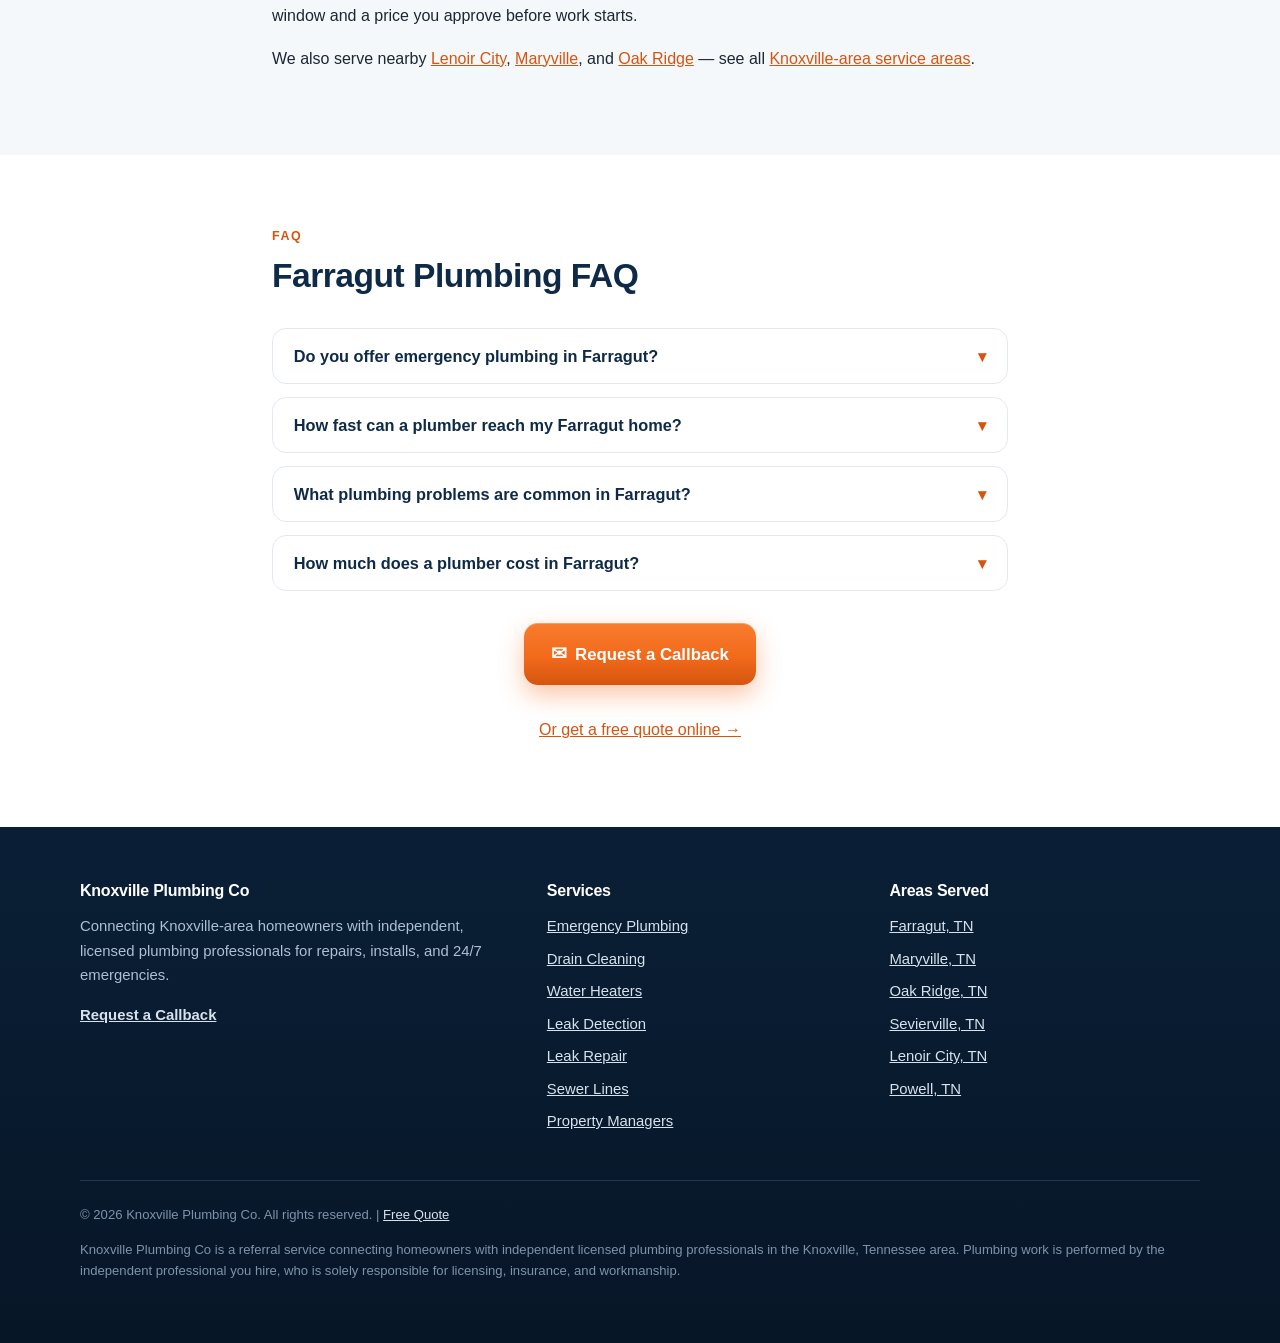
<file: areas/farragut.html>
<!DOCTYPE html>
<html lang="en">
<head>
<meta charset="UTF-8">
<meta name="viewport" content="width=device-width, initial-scale=1.0">
<title>Plumber in Farragut, TN | Knoxville Plumbing Co</title>
<meta name="description" content="Need a plumber in Farragut, TN? Emergency repairs, drain cleaning, water heaters & more — same-day service, upfront pricing. Request a callback.">
<link rel="canonical" href="https://knoxvilleplumbingco.com/areas/farragut.html">
<meta property="og:title" content="Plumber in Farragut, TN | Knoxville Plumbing Co">
<meta property="og:description" content="Farragut plumbing pros — emergencies, drains, water heaters. Same-day service. Request a callback.">
<meta property="og:type" content="website">
<meta property="og:url" content="https://knoxvilleplumbingco.com/areas/farragut.html">
<meta property="og:image" content="https://knoxvilleplumbingco.com/assets/img/og-cover.jpg">
<meta name="twitter:card" content="summary_large_image">
<meta name="twitter:title" content="Plumber in Farragut, TN | Knoxville Plumbing Co">
<meta name="twitter:description" content="Farragut plumbing pros — emergencies, drains, water heaters. Same-day service. Request a callback.">
<meta name="twitter:image" content="https://knoxvilleplumbingco.com/assets/img/og-cover.jpg">
<link rel="stylesheet" href="/assets/css/style.css">
<link rel="icon" href="data:image/svg+xml,<svg xmlns='http://www.w3.org/2000/svg' viewBox='0 0 100 100'><rect width='100' height='100' rx='20' fill='%23f26a1b'/><text x='50' y='68' font-size='52' text-anchor='middle' fill='white' font-family='Arial' font-weight='bold'>K</text></svg>">
<script type="application/ld+json">
{
  "@context": "https://schema.org",
  "@type": "Plumber",
  "name": "Knoxville Plumbing Co — Farragut",
  "description": "Plumbing services in Farragut, TN: emergency repairs, drain cleaning, water heaters, leak detection, sewer lines.",
  "url": "https://knoxvilleplumbingco.com/areas/farragut.html",
  "areaServed": {"@type": "City", "name": "Farragut"},
  "openingHours": "Mo-Su 00:00-23:59",
  "priceRange": "$$"
}
</script>
<script type="application/ld+json">
{
  "@context": "https://schema.org",
  "@type": "FAQPage",
  "mainEntity": [
    {
      "@type": "Question",
      "name": "Do you offer emergency plumbing in Farragut?",
      "acceptedAnswer": {"@type": "Answer", "text": "Yes — burst pipes, major leaks, and sewer backups in Farragut get 24/7 emergency response, including nights, weekends, and holidays."}
    },
    {
      "@type": "Question",
      "name": "How fast can a plumber reach my Farragut home?",
      "acceptedAnswer": {"@type": "Answer", "text": "Emergencies are prioritized — many Farragut requests see a pro within hours. Standard appointments are usually available within 24–48 hours."}
    },
    {
      "@type": "Question",
      "name": "What plumbing problems are common in Farragut?",
      "acceptedAnswer": {"@type": "Answer", "text": "Hard-water sediment shortening water heater life, root intrusion in older sewer laterals, and slab leaks in homes built over shifting clay-and-shale soil."}
    },
    {
      "@type": "Question",
      "name": "How much does a plumber cost in Farragut?",
      "acceptedAnswer": {"@type": "Answer", "text": "Most residential service calls run $150–$500; larger work like water heater replacement or sewer repair is quoted upfront before anything starts."}
    }
  ]
}
</script>
</head>
<body>

<header class="site-header">
  <div class="container header-inner">
    <a class="brand" href="/" aria-label="Knoxville Plumbing Co — home">
      <span class="brand-mark">K</span>
      <span>Knoxville Plumbing Co<small>Plumbing pros in Knoxville, TN</small></span>
    </a>
    <nav class="main-nav" id="mainNav" aria-label="Main navigation">
      <a href="/#services">Services</a>
      <a href="/#why-us">Why Us</a>
      <a href="/#areas">Service Areas</a>
      <a href="/#faq">FAQ</a>
      <a href="/#quote">Free Quote</a>
    </nav>
    <button class="nav-toggle" aria-label="Open menu" aria-expanded="false" aria-controls="mainNav">&#9776;</button>
    <a class="header-phone" href="/#quote"><span aria-hidden="true">&#9993;</span><span>Request a Callback<small>Fast response — 24/7</small></span></a>
  </div>
</header>

<main>
  <section class="hero">
    <div class="container">
      <p class="eyebrow" style="color:#ffb37e">Farragut, Tennessee</p>
      <h1>Plumber in Farragut, <span class="hl">TN — Fast &amp; Reliable</span></h1>
      <p class="sub">From the older neighborhoods off Campbell Station Road to the newest subdivisions along Kingston Pike, our pros handle Farragut plumbing emergencies, repairs, and installs — most jobs scheduled same-day.</p>
      <div class="hero-ctas">
        <a class="btn btn-primary" href="/#quote"><span class="icon" aria-hidden="true">&#9993;</span> Request a Callback</a>
        <a class="btn btn-outline" href="/#quote">Get a Free Quote</a>
      </div>
      <ul class="hero-trust">
        <li><span class="tick">&#10003;</span> 24/7 emergency service</li>
        <li><span class="tick">&#10003;</span> We only refer licensed &amp; insured pros</li>
        <li><span class="tick">&#10003;</span> Upfront pricing</li>
      </ul>
    </div>
  </section>

  <section>
    <div class="container">
      <span class="eyebrow">Local service</span>
      <h2>Plumbing Services in Farragut</h2>
      <p class="lead">Farragut is one of west Knox County's most established suburbs — a mix of older neighborhoods with aging pipes and steady new construction. Our network covers both.</p>
      <div class="grid grid-3 mt-2">
        <div class="card"><h3><a href="/services/emergency-plumbing.html">Emergency Plumbing</a></h3><p>Burst pipes, flooding, sewer backups — 24/7 response across Farragut.</p></div>
        <div class="card"><h3><a href="/services/drain-cleaning.html">Drain Cleaning</a></h3><p>Clogged drains cleared with camera inspection and hydro-jetting.</p></div>
        <div class="card"><h3><a href="/services/water-heater-repair-installation.html">Water Heaters</a></h3><p>Hard water eats tanks — repair, flush, or same-day replacement.</p></div>
        <div class="card"><h3><a href="/services/leak-detection.html">Leak Detection</a></h3><p>Slab leaks are common over Farragut's clay-and-shale soil — found without demolition.</p></div>
        <div class="card"><h3><a href="/services/sewer-line-repair.html">Sewer Lines</a></h3><p>Root intrusion in older laterals — camera inspection and trenchless options.</p></div>
        <div class="card"><h3>Fixture Installs</h3><p>Faucets, toilets, disposals, and remodel rough-ins for Farragut homes.</p></div>
      </div>
    </div>
  </section>

  <section class="section-soft">
    <div class="container" style="max-width: 46rem;">
      <span class="eyebrow">Local know-how</span>
      <h2>Farragut Plumbing, Block by Block</h2>
      <p>Older Farragut neighborhoods closer to the original Kingston Pike corridor often still run original galvanized or cast-iron lines — great candidates for camera inspections before small problems become yard-digging ones. In the newer subdivisions, the issues skew toward water-heater sediment (mineral-heavy area water), builder-grade fixture failures, and irrigation tie-ins. Either way, you get a real arrival window and a price you approve before work starts.</p>
      <p>We also serve nearby <a href="/areas/lenoir-city.html">Lenoir City</a>, <a href="/areas/maryville.html">Maryville</a>, and <a href="/areas/oak-ridge.html">Oak Ridge</a> — see all <a href="/#areas">Knoxville-area service areas</a>.</p>
    </div>
  </section>

  <section>
    <div class="container" style="max-width: 46rem;">
      <span class="eyebrow">FAQ</span>
      <h2>Farragut Plumbing FAQ</h2>
      <div class="mt-2">
        <div class="faq-item">
          <button class="faq-q" aria-expanded="false">Do you offer emergency plumbing in Farragut?<span class="chev" aria-hidden="true">&#9662;</span></button>
          <div class="faq-a"><p>Yes — burst pipes, major leaks, and sewer backups in Farragut get 24/7 emergency response, including nights, weekends, and holidays.</p></div>
        </div>
        <div class="faq-item">
          <button class="faq-q" aria-expanded="false">How fast can a plumber reach my Farragut home?<span class="chev" aria-hidden="true">&#9662;</span></button>
          <div class="faq-a"><p>Emergencies are prioritized — many Farragut requests see a pro within hours. Standard appointments are usually available within 24–48 hours.</p></div>
        </div>
        <div class="faq-item">
          <button class="faq-q" aria-expanded="false">What plumbing problems are common in Farragut?<span class="chev" aria-hidden="true">&#9662;</span></button>
          <div class="faq-a"><p>Hard-water sediment shortening water heater life, root intrusion in older sewer laterals, and slab leaks in homes built over shifting clay-and-shale soil.</p></div>
        </div>
        <div class="faq-item">
          <button class="faq-q" aria-expanded="false">How much does a plumber cost in Farragut?<span class="chev" aria-hidden="true">&#9662;</span></button>
          <div class="faq-a"><p>Most residential service calls run $150–$500; larger work like water heater replacement or sewer repair is quoted upfront before anything starts.</p></div>
        </div>
      </div>
      <div class="text-center mt-2">
        <a class="btn btn-primary" href="/#quote"><span class="icon" aria-hidden="true">&#9993;</span> Request a Callback</a>
        <p class="mt-2"><a href="/#quote">Or get a free quote online &rarr;</a></p>
      </div>
    </div>
  </section>
</main>

<footer class="site-footer">
  <div class="container">
    <div class="footer-grid">
      <div>
        <h2 class="fh">Knoxville Plumbing Co</h2>
        <p>Connecting Knoxville-area homeowners with independent, licensed plumbing professionals for repairs, installs, and 24/7 emergencies.</p>
        <p><a href="/#quote"><strong>Request a Callback</strong></a></p>
      </div>
      <div>
        <h2 class="fh">Services</h2>
        <ul>
          <li><a href="/services/emergency-plumbing.html">Emergency Plumbing</a></li>
          <li><a href="/services/drain-cleaning.html">Drain Cleaning</a></li>
          <li><a href="/services/water-heater-repair-installation.html">Water Heaters</a></li>
          <li><a href="/services/leak-detection.html">Leak Detection</a></li>
          <li><a href="/services/leak-repair.html">Leak Repair</a></li>
          <li><a href="/services/sewer-line-repair.html">Sewer Lines</a></li>
          <li><a href="/property-managers.html">Property Managers</a></li>
        </ul>
      </div>
      <div>
        <h2 class="fh">Areas Served</h2>
        <ul>
          <li><a href="/areas/farragut.html">Farragut, TN</a></li>
          <li><a href="/areas/maryville.html">Maryville, TN</a></li>
          <li><a href="/areas/oak-ridge.html">Oak Ridge, TN</a></li>
          <li><a href="/areas/sevierville.html">Sevierville, TN</a></li>
          <li><a href="/areas/lenoir-city.html">Lenoir City, TN</a></li>
          <li><a href="/areas/powell.html">Powell, TN</a></li>
        </ul>
      </div>
    </div>
    <div class="footer-bottom">
      <p>&copy; <span data-year>2026</span> Knoxville Plumbing Co. All rights reserved. | <a href="/#quote">Free Quote</a></p>
      <p>Knoxville Plumbing Co is a referral service connecting homeowners with independent licensed plumbing professionals in the Knoxville, Tennessee area. Plumbing work is performed by the independent professional you hire, who is solely responsible for licensing, insurance, and workmanship.</p>
    </div>
  </div>
</footer>

<div class="callbar" role="navigation" aria-label="Quick contact">
  <a class="call-now" href="/#quote">Request a Callback</a>
  <a class="get-quote" href="/#quote">Free Quote</a>
</div>

<script src="/assets/js/main.js" defer></script>
</body>
</html>
</file>
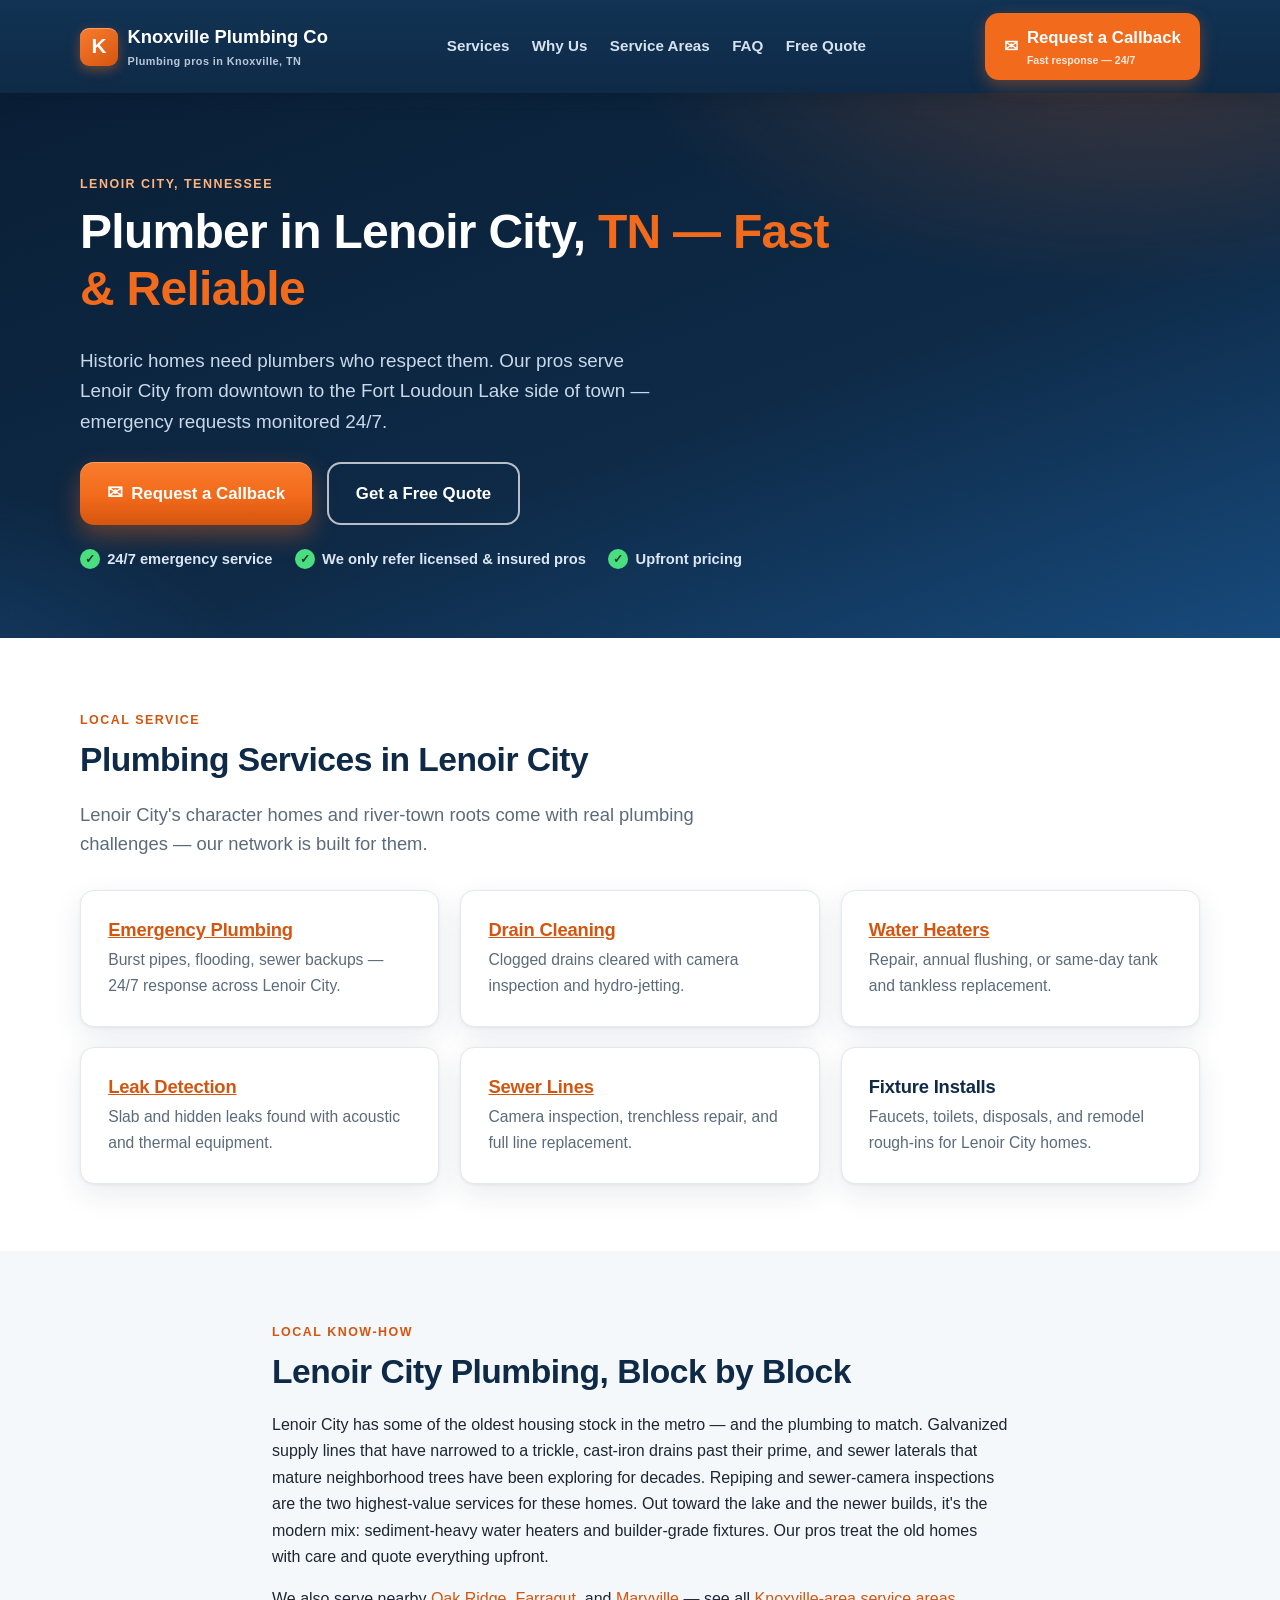
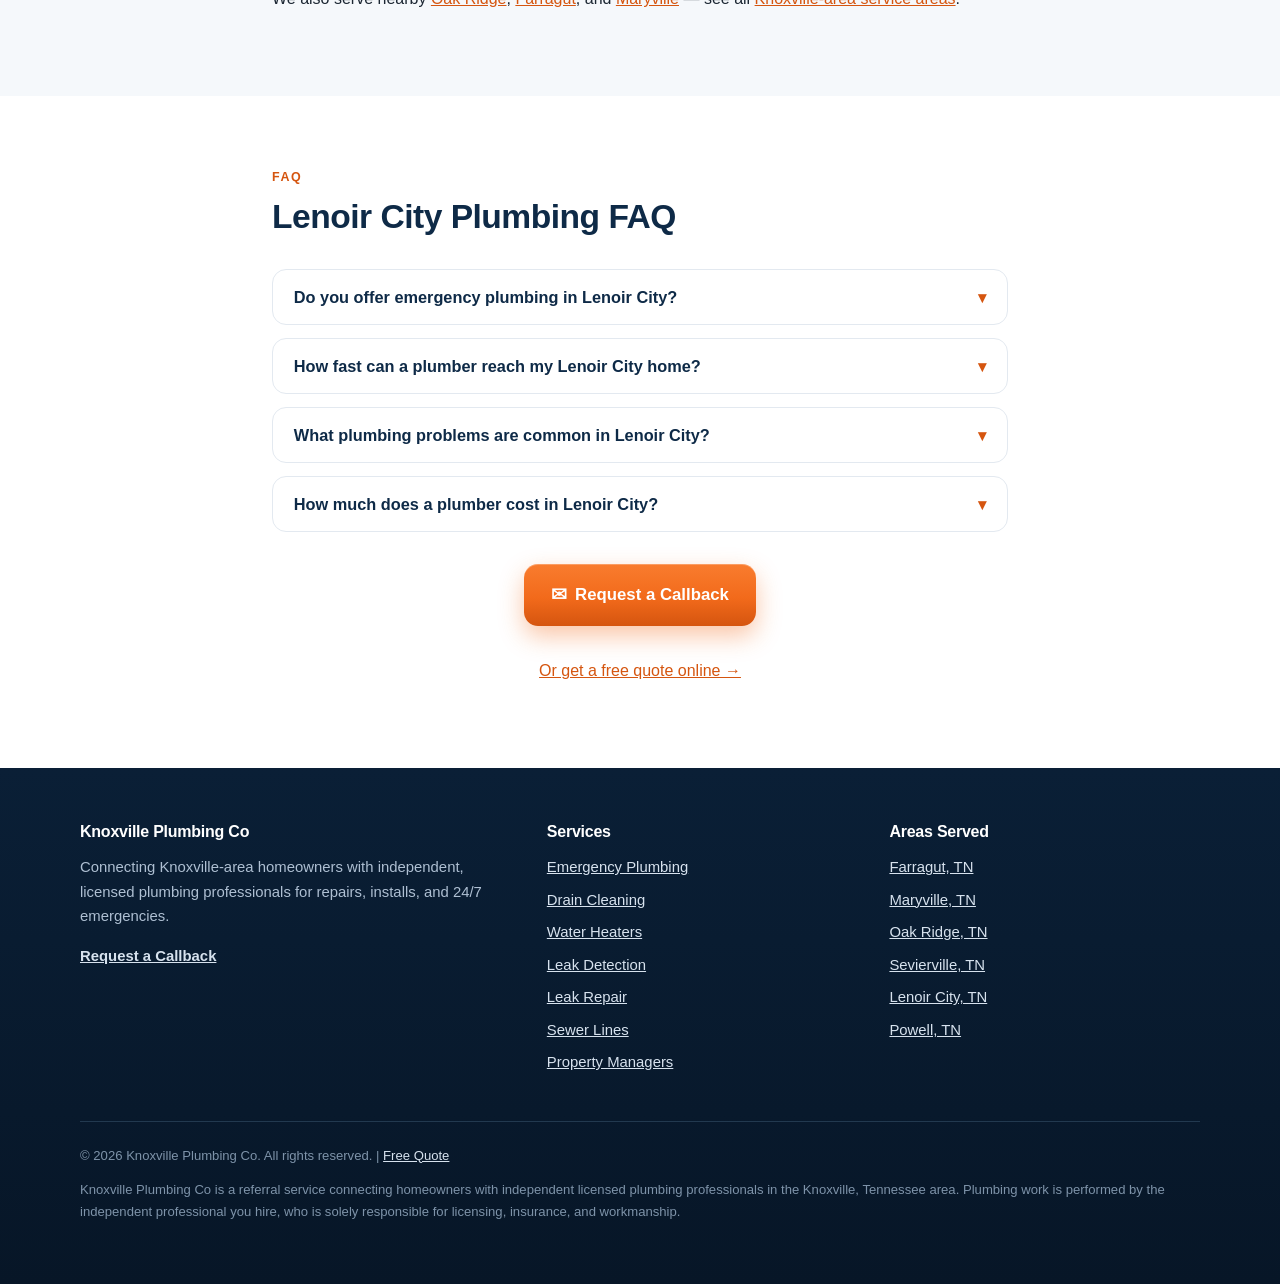
<file: areas/lenoir-city.html>
<!DOCTYPE html>
<html lang="en">
<head>
<meta charset="UTF-8">
<meta name="viewport" content="width=device-width, initial-scale=1.0">
<title>Plumber in Lenoir City, TN | Knoxville Plumbing Co</title>
<meta name="description" content="Need a plumber in Lenoir City, TN? Emergency repairs, drain cleaning, water heaters & more — same-day service, upfront pricing. Request a callback.">
<link rel="canonical" href="https://knoxvilleplumbingco.com/areas/lenoir-city.html">
<meta property="og:title" content="Plumber in Lenoir City, TN | Knoxville Plumbing Co">
<meta property="og:description" content="Lenoir City plumbing pros — emergencies, drains, water heaters. Same-day service. Request a callback.">
<meta property="og:type" content="website">
<meta property="og:url" content="https://knoxvilleplumbingco.com/areas/lenoir-city.html">
<meta property="og:image" content="https://knoxvilleplumbingco.com/assets/img/og-cover.jpg">
<meta name="twitter:card" content="summary_large_image">
<meta name="twitter:title" content="Plumber in Lenoir City, TN | Knoxville Plumbing Co">
<meta name="twitter:description" content="Lenoir City plumbing pros — emergencies, drains, water heaters. Same-day service. Request a callback.">
<meta name="twitter:image" content="https://knoxvilleplumbingco.com/assets/img/og-cover.jpg">
<link rel="stylesheet" href="/assets/css/style.css">
<link rel="icon" href="data:image/svg+xml,<svg xmlns='http://www.w3.org/2000/svg' viewBox='0 0 100 100'><rect width='100' height='100' rx='20' fill='%23f26a1b'/><text x='50' y='68' font-size='52' text-anchor='middle' fill='white' font-family='Arial' font-weight='bold'>K</text></svg>">
<script type="application/ld+json">
{
  "@context": "https://schema.org",
  "@type": "Plumber",
  "name": "Knoxville Plumbing Co — Lenoir City",
  "description": "Plumbing services in Lenoir City, TN: emergency repairs, drain cleaning, water heaters, leak detection, sewer lines.",
  "url": "https://knoxvilleplumbingco.com/areas/lenoir-city.html",
  "areaServed": {"@type": "City", "name": "Lenoir City"},
  "openingHours": "Mo-Su 00:00-23:59",
  "priceRange": "$$"
}
</script>
<script type="application/ld+json">
{
  "@context": "https://schema.org",
  "@type": "FAQPage",
  "mainEntity": [
    {
      "@type": "Question",
      "name": "Do you offer emergency plumbing in Lenoir City?",
      "acceptedAnswer": {"@type": "Answer", "text": "Yes — burst pipes, major leaks, and sewer backups in Lenoir City get 24/7 emergency response, including nights, weekends, and holidays."}
    },
    {
      "@type": "Question",
      "name": "How fast can a plumber reach my Lenoir City home?",
      "acceptedAnswer": {"@type": "Answer", "text": "Emergencies are prioritized — many Lenoir City requests see a pro within hours. Standard appointments are usually available within 24–48 hours."}
    },
    {
      "@type": "Question",
      "name": "What plumbing problems are common in Lenoir City?",
      "acceptedAnswer": {"@type": "Answer", "text": "Aging galvanized and cast-iron pipes in the historic housing stock, root intrusion in older sewer laterals, and hard-water sediment in water heaters."}
    },
    {
      "@type": "Question",
      "name": "How much does a plumber cost in Lenoir City?",
      "acceptedAnswer": {"@type": "Answer", "text": "Most residential service calls run $150–$500; larger work like water heater replacement or sewer repair is quoted upfront before anything starts."}
    }
  ]
}
</script>
</head>
<body>

<header class="site-header">
  <div class="container header-inner">
    <a class="brand" href="/" aria-label="Knoxville Plumbing Co — home">
      <span class="brand-mark">K</span>
      <span>Knoxville Plumbing Co<small>Plumbing pros in Knoxville, TN</small></span>
    </a>
    <nav class="main-nav" id="mainNav" aria-label="Main navigation">
      <a href="/#services">Services</a>
      <a href="/#why-us">Why Us</a>
      <a href="/#areas">Service Areas</a>
      <a href="/#faq">FAQ</a>
      <a href="/#quote">Free Quote</a>
    </nav>
    <button class="nav-toggle" aria-label="Open menu" aria-expanded="false" aria-controls="mainNav">&#9776;</button>
    <a class="header-phone" href="/#quote"><span aria-hidden="true">&#9993;</span><span>Request a Callback<small>Fast response — 24/7</small></span></a>
  </div>
</header>

<main>
  <section class="hero">
    <div class="container">
      <p class="eyebrow" style="color:#ffb37e">Lenoir City, Tennessee</p>
      <h1>Plumber in Lenoir City, <span class="hl">TN — Fast &amp; Reliable</span></h1>
      <p class="sub">Historic homes need plumbers who respect them. Our pros serve Lenoir City from downtown to the Fort Loudoun Lake side of town — emergency requests monitored 24/7.</p>
      <div class="hero-ctas">
        <a class="btn btn-primary" href="/#quote"><span class="icon" aria-hidden="true">&#9993;</span> Request a Callback</a>
        <a class="btn btn-outline" href="/#quote">Get a Free Quote</a>
      </div>
      <ul class="hero-trust">
        <li><span class="tick">&#10003;</span> 24/7 emergency service</li>
        <li><span class="tick">&#10003;</span> We only refer licensed &amp; insured pros</li>
        <li><span class="tick">&#10003;</span> Upfront pricing</li>
      </ul>
    </div>
  </section>

  <section>
    <div class="container">
      <span class="eyebrow">Local service</span>
      <h2>Plumbing Services in Lenoir City</h2>
      <p class="lead">Lenoir City's character homes and river-town roots come with real plumbing challenges — our network is built for them.</p>
      <div class="grid grid-3 mt-2">
        <div class="card"><h3><a href="/services/emergency-plumbing.html">Emergency Plumbing</a></h3><p>Burst pipes, flooding, sewer backups — 24/7 response across Lenoir City.</p></div>
        <div class="card"><h3><a href="/services/drain-cleaning.html">Drain Cleaning</a></h3><p>Clogged drains cleared with camera inspection and hydro-jetting.</p></div>
        <div class="card"><h3><a href="/services/water-heater-repair-installation.html">Water Heaters</a></h3><p>Repair, annual flushing, or same-day tank and tankless replacement.</p></div>
        <div class="card"><h3><a href="/services/leak-detection.html">Leak Detection</a></h3><p>Slab and hidden leaks found with acoustic and thermal equipment.</p></div>
        <div class="card"><h3><a href="/services/sewer-line-repair.html">Sewer Lines</a></h3><p>Camera inspection, trenchless repair, and full line replacement.</p></div>
        <div class="card"><h3>Fixture Installs</h3><p>Faucets, toilets, disposals, and remodel rough-ins for Lenoir City homes.</p></div>
      </div>
    </div>
  </section>

  <section class="section-soft">
    <div class="container" style="max-width: 46rem;">
      <span class="eyebrow">Local know-how</span>
      <h2>Lenoir City Plumbing, Block by Block</h2>
      <p>Lenoir City has some of the oldest housing stock in the metro — and the plumbing to match. Galvanized supply lines that have narrowed to a trickle, cast-iron drains past their prime, and sewer laterals that mature neighborhood trees have been exploring for decades. Repiping and sewer-camera inspections are the two highest-value services for these homes. Out toward the lake and the newer builds, it's the modern mix: sediment-heavy water heaters and builder-grade fixtures. Our pros treat the old homes with care and quote everything upfront.</p>
      <p>We also serve nearby <a href="/areas/oak-ridge.html">Oak Ridge</a>, <a href="/areas/farragut.html">Farragut</a>, and <a href="/areas/maryville.html">Maryville</a> — see all <a href="/#areas">Knoxville-area service areas</a>.</p>
    </div>
  </section>

  <section>
    <div class="container" style="max-width: 46rem;">
      <span class="eyebrow">FAQ</span>
      <h2>Lenoir City Plumbing FAQ</h2>
      <div class="mt-2">
        <div class="faq-item">
          <button class="faq-q" aria-expanded="false">Do you offer emergency plumbing in Lenoir City?<span class="chev" aria-hidden="true">&#9662;</span></button>
          <div class="faq-a"><p>Yes — burst pipes, major leaks, and sewer backups in Lenoir City get 24/7 emergency response, including nights, weekends, and holidays.</p></div>
        </div>
        <div class="faq-item">
          <button class="faq-q" aria-expanded="false">How fast can a plumber reach my Lenoir City home?<span class="chev" aria-hidden="true">&#9662;</span></button>
          <div class="faq-a"><p>Emergencies are prioritized — many Lenoir City requests see a pro within hours. Standard appointments are usually available within 24–48 hours.</p></div>
        </div>
        <div class="faq-item">
          <button class="faq-q" aria-expanded="false">What plumbing problems are common in Lenoir City?<span class="chev" aria-hidden="true">&#9662;</span></button>
          <div class="faq-a"><p>Aging galvanized and cast-iron pipes in the historic housing stock, root intrusion in older sewer laterals, and hard-water sediment in water heaters.</p></div>
        </div>
        <div class="faq-item">
          <button class="faq-q" aria-expanded="false">How much does a plumber cost in Lenoir City?<span class="chev" aria-hidden="true">&#9662;</span></button>
          <div class="faq-a"><p>Most residential service calls run $150–$500; larger work like water heater replacement or sewer repair is quoted upfront before anything starts.</p></div>
        </div>
      </div>
      <div class="text-center mt-2">
        <a class="btn btn-primary" href="/#quote"><span class="icon" aria-hidden="true">&#9993;</span> Request a Callback</a>
        <p class="mt-2"><a href="/#quote">Or get a free quote online &rarr;</a></p>
      </div>
    </div>
  </section>
</main>

<footer class="site-footer">
  <div class="container">
    <div class="footer-grid">
      <div>
        <h2 class="fh">Knoxville Plumbing Co</h2>
        <p>Connecting Knoxville-area homeowners with independent, licensed plumbing professionals for repairs, installs, and 24/7 emergencies.</p>
        <p><a href="/#quote"><strong>Request a Callback</strong></a></p>
      </div>
      <div>
        <h2 class="fh">Services</h2>
        <ul>
          <li><a href="/services/emergency-plumbing.html">Emergency Plumbing</a></li>
          <li><a href="/services/drain-cleaning.html">Drain Cleaning</a></li>
          <li><a href="/services/water-heater-repair-installation.html">Water Heaters</a></li>
          <li><a href="/services/leak-detection.html">Leak Detection</a></li>
          <li><a href="/services/leak-repair.html">Leak Repair</a></li>
          <li><a href="/services/sewer-line-repair.html">Sewer Lines</a></li>
          <li><a href="/property-managers.html">Property Managers</a></li>
        </ul>
      </div>
      <div>
        <h2 class="fh">Areas Served</h2>
        <ul>
          <li><a href="/areas/farragut.html">Farragut, TN</a></li>
          <li><a href="/areas/maryville.html">Maryville, TN</a></li>
          <li><a href="/areas/oak-ridge.html">Oak Ridge, TN</a></li>
          <li><a href="/areas/sevierville.html">Sevierville, TN</a></li>
          <li><a href="/areas/lenoir-city.html">Lenoir City, TN</a></li>
          <li><a href="/areas/powell.html">Powell, TN</a></li>
        </ul>
      </div>
    </div>
    <div class="footer-bottom">
      <p>&copy; <span data-year>2026</span> Knoxville Plumbing Co. All rights reserved. | <a href="/#quote">Free Quote</a></p>
      <p>Knoxville Plumbing Co is a referral service connecting homeowners with independent licensed plumbing professionals in the Knoxville, Tennessee area. Plumbing work is performed by the independent professional you hire, who is solely responsible for licensing, insurance, and workmanship.</p>
    </div>
  </div>
</footer>

<div class="callbar" role="navigation" aria-label="Quick contact">
  <a class="call-now" href="/#quote">Request a Callback</a>
  <a class="get-quote" href="/#quote">Free Quote</a>
</div>

<script src="/assets/js/main.js" defer></script>
</body>
</html>
</file>
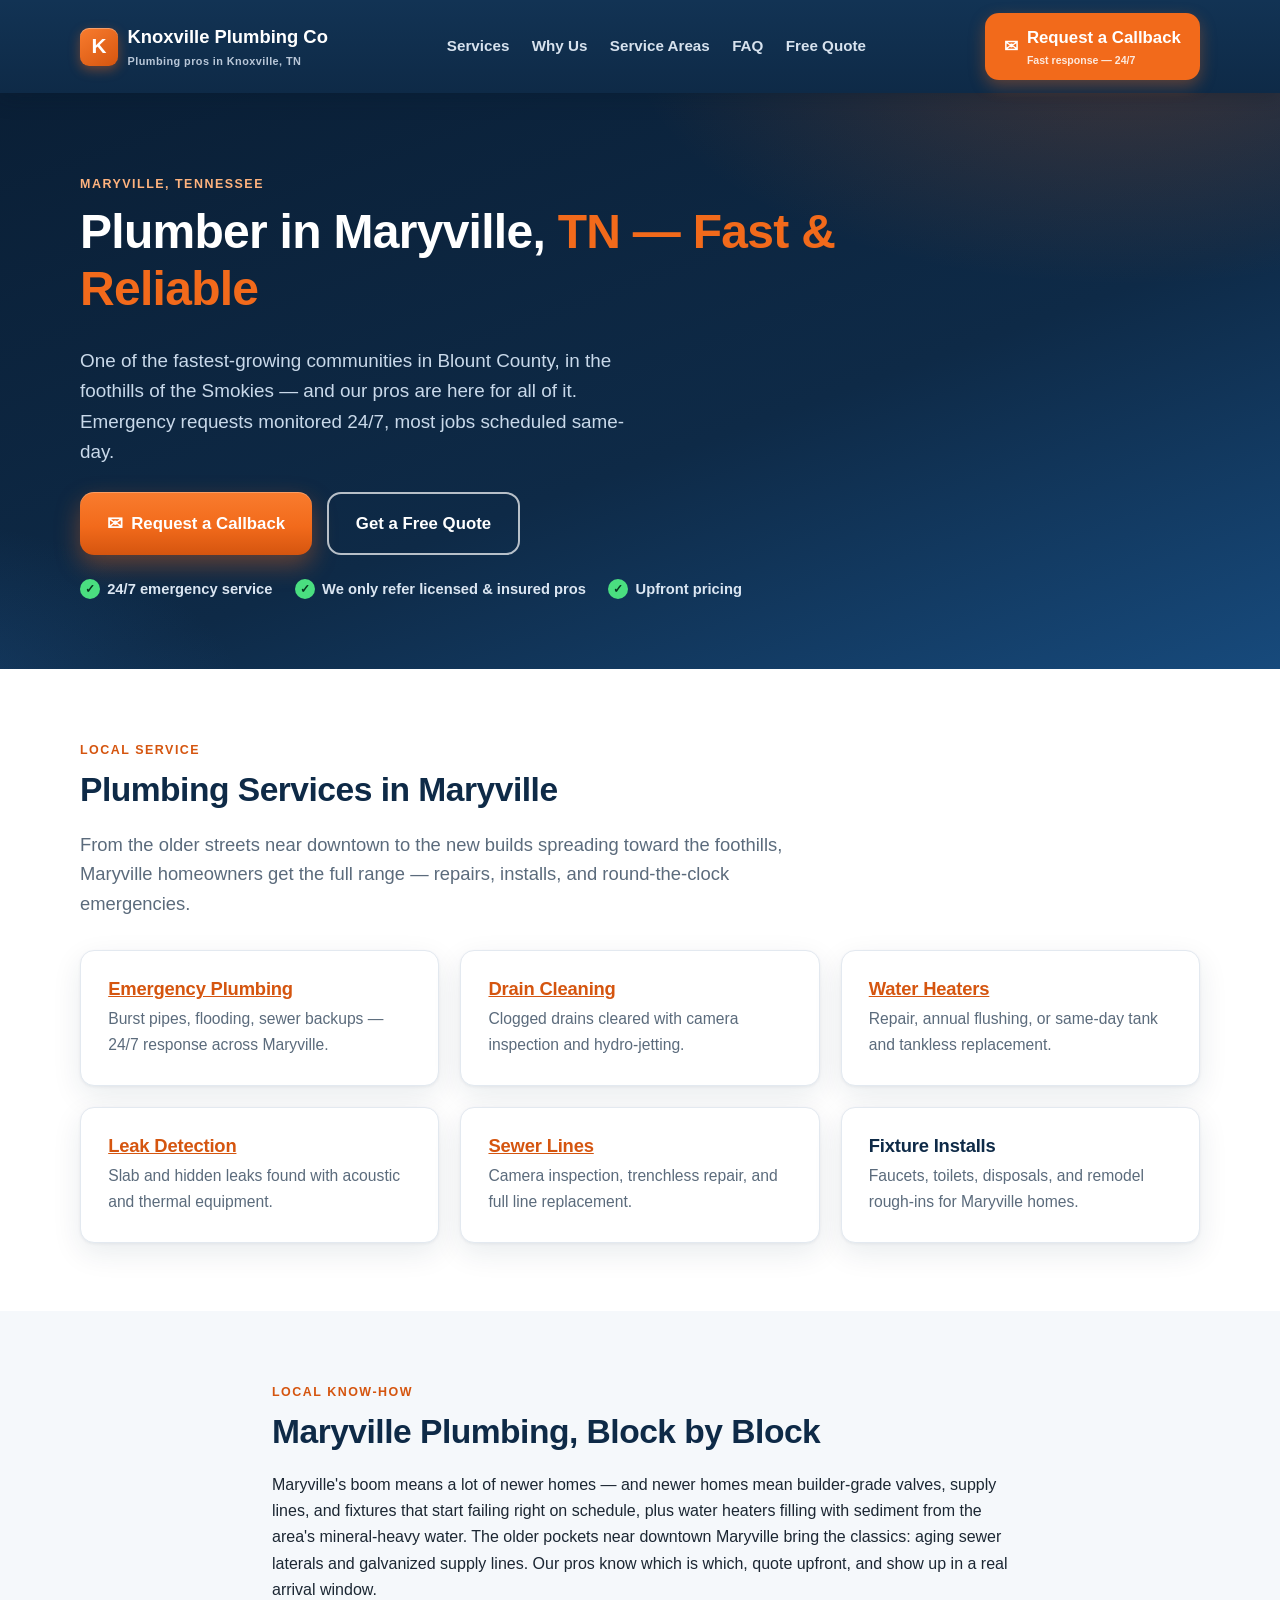
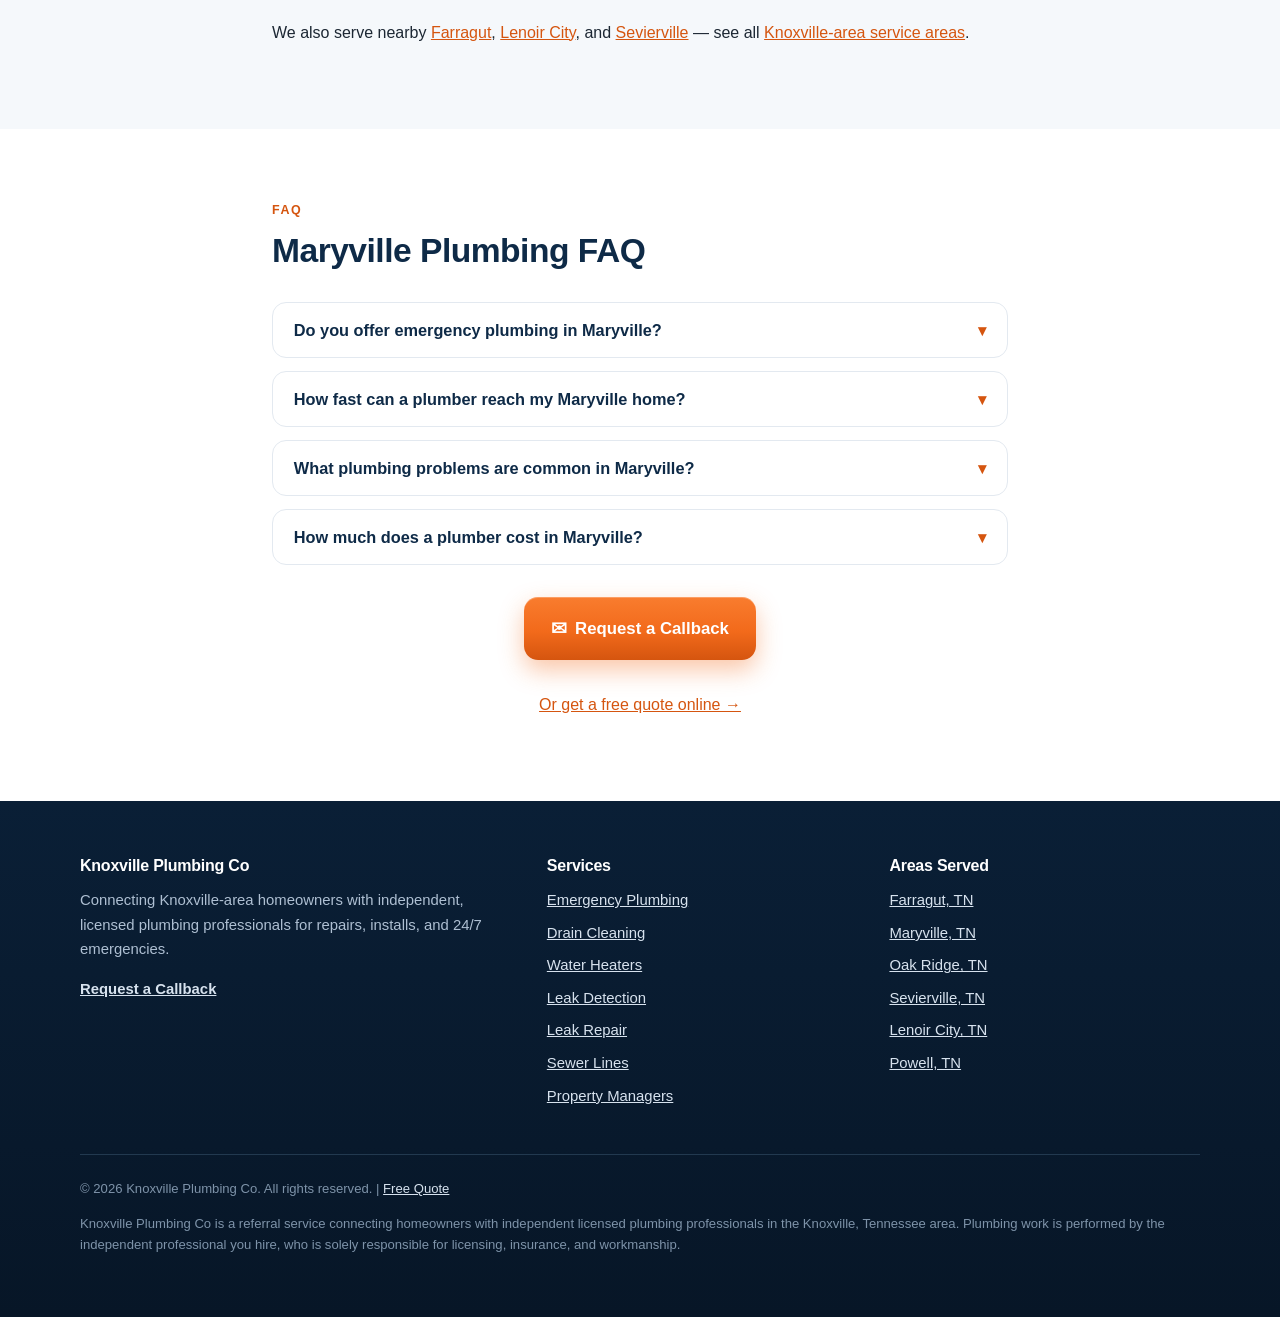
<file: areas/maryville.html>
<!DOCTYPE html>
<html lang="en">
<head>
<meta charset="UTF-8">
<meta name="viewport" content="width=device-width, initial-scale=1.0">
<title>Plumber in Maryville, TN | 24/7 Service | Knoxville Plumbing Co</title>
<meta name="description" content="Need a plumber in Maryville, TN? Emergency repairs, drain cleaning, water heaters & more — same-day service, upfront pricing. Request a callback.">
<link rel="canonical" href="https://knoxvilleplumbingco.com/areas/maryville.html">
<meta property="og:title" content="Plumber in Maryville, TN | Knoxville Plumbing Co">
<meta property="og:description" content="Maryville plumbing pros — emergencies, drains, water heaters. Same-day service. Request a callback.">
<meta property="og:type" content="website">
<meta property="og:url" content="https://knoxvilleplumbingco.com/areas/maryville.html">
<meta property="og:image" content="https://knoxvilleplumbingco.com/assets/img/og-cover.jpg">
<meta name="twitter:card" content="summary_large_image">
<meta name="twitter:title" content="Plumber in Maryville, TN | Knoxville Plumbing Co">
<meta name="twitter:description" content="Maryville plumbing pros — emergencies, drains, water heaters. Same-day service. Request a callback.">
<meta name="twitter:image" content="https://knoxvilleplumbingco.com/assets/img/og-cover.jpg">
<link rel="stylesheet" href="/assets/css/style.css">
<link rel="icon" href="data:image/svg+xml,<svg xmlns='http://www.w3.org/2000/svg' viewBox='0 0 100 100'><rect width='100' height='100' rx='20' fill='%23f26a1b'/><text x='50' y='68' font-size='52' text-anchor='middle' fill='white' font-family='Arial' font-weight='bold'>K</text></svg>">
<script type="application/ld+json">
{
  "@context": "https://schema.org",
  "@type": "Plumber",
  "name": "Knoxville Plumbing Co — Maryville",
  "description": "Plumbing services in Maryville, TN: emergency repairs, drain cleaning, water heaters, leak detection, sewer lines.",
  "url": "https://knoxvilleplumbingco.com/areas/maryville.html",
  "areaServed": {"@type": "City", "name": "Maryville"},
  "openingHours": "Mo-Su 00:00-23:59",
  "priceRange": "$$"
}
</script>
<script type="application/ld+json">
{
  "@context": "https://schema.org",
  "@type": "FAQPage",
  "mainEntity": [
    {
      "@type": "Question",
      "name": "Do you offer emergency plumbing in Maryville?",
      "acceptedAnswer": {"@type": "Answer", "text": "Yes — burst pipes, major leaks, and sewer backups in Maryville get 24/7 emergency response, including nights, weekends, and holidays."}
    },
    {
      "@type": "Question",
      "name": "How fast can a plumber reach my Maryville home?",
      "acceptedAnswer": {"@type": "Answer", "text": "Emergencies are prioritized — many Maryville requests see a pro within hours. Standard appointments are usually available within 24–48 hours."}
    },
    {
      "@type": "Question",
      "name": "What plumbing problems are common in Maryville?",
      "acceptedAnswer": {"@type": "Answer", "text": "Water-heater sediment from mineral-heavy water, builder-grade fixture and valve failures in newer subdivisions, and irrigation-line leaks."}
    },
    {
      "@type": "Question",
      "name": "How much does a plumber cost in Maryville?",
      "acceptedAnswer": {"@type": "Answer", "text": "Most residential service calls run $150–$500; larger work like water heater replacement or sewer repair is quoted upfront before anything starts."}
    }
  ]
}
</script>
</head>
<body>

<header class="site-header">
  <div class="container header-inner">
    <a class="brand" href="/" aria-label="Knoxville Plumbing Co — home">
      <span class="brand-mark">K</span>
      <span>Knoxville Plumbing Co<small>Plumbing pros in Knoxville, TN</small></span>
    </a>
    <nav class="main-nav" id="mainNav" aria-label="Main navigation">
      <a href="/#services">Services</a>
      <a href="/#why-us">Why Us</a>
      <a href="/#areas">Service Areas</a>
      <a href="/#faq">FAQ</a>
      <a href="/#quote">Free Quote</a>
    </nav>
    <button class="nav-toggle" aria-label="Open menu" aria-expanded="false" aria-controls="mainNav">&#9776;</button>
    <a class="header-phone" href="/#quote"><span aria-hidden="true">&#9993;</span><span>Request a Callback<small>Fast response — 24/7</small></span></a>
  </div>
</header>

<main>
  <section class="hero">
    <div class="container">
      <p class="eyebrow" style="color:#ffb37e">Maryville, Tennessee</p>
      <h1>Plumber in Maryville, <span class="hl">TN — Fast &amp; Reliable</span></h1>
      <p class="sub">One of the fastest-growing communities in Blount County, in the foothills of the Smokies — and our pros are here for all of it. Emergency requests monitored 24/7, most jobs scheduled same-day.</p>
      <div class="hero-ctas">
        <a class="btn btn-primary" href="/#quote"><span class="icon" aria-hidden="true">&#9993;</span> Request a Callback</a>
        <a class="btn btn-outline" href="/#quote">Get a Free Quote</a>
      </div>
      <ul class="hero-trust">
        <li><span class="tick">&#10003;</span> 24/7 emergency service</li>
        <li><span class="tick">&#10003;</span> We only refer licensed &amp; insured pros</li>
        <li><span class="tick">&#10003;</span> Upfront pricing</li>
      </ul>
    </div>
  </section>

  <section>
    <div class="container">
      <span class="eyebrow">Local service</span>
      <h2>Plumbing Services in Maryville</h2>
      <p class="lead">From the older streets near downtown to the new builds spreading toward the foothills, Maryville homeowners get the full range — repairs, installs, and round-the-clock emergencies.</p>
      <div class="grid grid-3 mt-2">
        <div class="card"><h3><a href="/services/emergency-plumbing.html">Emergency Plumbing</a></h3><p>Burst pipes, flooding, sewer backups — 24/7 response across Maryville.</p></div>
        <div class="card"><h3><a href="/services/drain-cleaning.html">Drain Cleaning</a></h3><p>Clogged drains cleared with camera inspection and hydro-jetting.</p></div>
        <div class="card"><h3><a href="/services/water-heater-repair-installation.html">Water Heaters</a></h3><p>Repair, annual flushing, or same-day tank and tankless replacement.</p></div>
        <div class="card"><h3><a href="/services/leak-detection.html">Leak Detection</a></h3><p>Slab and hidden leaks found with acoustic and thermal equipment.</p></div>
        <div class="card"><h3><a href="/services/sewer-line-repair.html">Sewer Lines</a></h3><p>Camera inspection, trenchless repair, and full line replacement.</p></div>
        <div class="card"><h3>Fixture Installs</h3><p>Faucets, toilets, disposals, and remodel rough-ins for Maryville homes.</p></div>
      </div>
    </div>
  </section>

  <section class="section-soft">
    <div class="container" style="max-width: 46rem;">
      <span class="eyebrow">Local know-how</span>
      <h2>Maryville Plumbing, Block by Block</h2>
      <p>Maryville's boom means a lot of newer homes — and newer homes mean builder-grade valves, supply lines, and fixtures that start failing right on schedule, plus water heaters filling with sediment from the area's mineral-heavy water. The older pockets near downtown Maryville bring the classics: aging sewer laterals and galvanized supply lines. Our pros know which is which, quote upfront, and show up in a real arrival window.</p>
      <p>We also serve nearby <a href="/areas/farragut.html">Farragut</a>, <a href="/areas/lenoir-city.html">Lenoir City</a>, and <a href="/areas/sevierville.html">Sevierville</a> — see all <a href="/#areas">Knoxville-area service areas</a>.</p>
    </div>
  </section>

  <section>
    <div class="container" style="max-width: 46rem;">
      <span class="eyebrow">FAQ</span>
      <h2>Maryville Plumbing FAQ</h2>
      <div class="mt-2">
        <div class="faq-item">
          <button class="faq-q" aria-expanded="false">Do you offer emergency plumbing in Maryville?<span class="chev" aria-hidden="true">&#9662;</span></button>
          <div class="faq-a"><p>Yes — burst pipes, major leaks, and sewer backups in Maryville get 24/7 emergency response, including nights, weekends, and holidays.</p></div>
        </div>
        <div class="faq-item">
          <button class="faq-q" aria-expanded="false">How fast can a plumber reach my Maryville home?<span class="chev" aria-hidden="true">&#9662;</span></button>
          <div class="faq-a"><p>Emergencies are prioritized — many Maryville requests see a pro within hours. Standard appointments are usually available within 24–48 hours.</p></div>
        </div>
        <div class="faq-item">
          <button class="faq-q" aria-expanded="false">What plumbing problems are common in Maryville?<span class="chev" aria-hidden="true">&#9662;</span></button>
          <div class="faq-a"><p>Water-heater sediment from mineral-heavy water, builder-grade fixture and valve failures in newer subdivisions, and irrigation-line leaks.</p></div>
        </div>
        <div class="faq-item">
          <button class="faq-q" aria-expanded="false">How much does a plumber cost in Maryville?<span class="chev" aria-hidden="true">&#9662;</span></button>
          <div class="faq-a"><p>Most residential service calls run $150–$500; larger work like water heater replacement or sewer repair is quoted upfront before anything starts.</p></div>
        </div>
      </div>
      <div class="text-center mt-2">
        <a class="btn btn-primary" href="/#quote"><span class="icon" aria-hidden="true">&#9993;</span> Request a Callback</a>
        <p class="mt-2"><a href="/#quote">Or get a free quote online &rarr;</a></p>
      </div>
    </div>
  </section>
</main>

<footer class="site-footer">
  <div class="container">
    <div class="footer-grid">
      <div>
        <h2 class="fh">Knoxville Plumbing Co</h2>
        <p>Connecting Knoxville-area homeowners with independent, licensed plumbing professionals for repairs, installs, and 24/7 emergencies.</p>
        <p><a href="/#quote"><strong>Request a Callback</strong></a></p>
      </div>
      <div>
        <h2 class="fh">Services</h2>
        <ul>
          <li><a href="/services/emergency-plumbing.html">Emergency Plumbing</a></li>
          <li><a href="/services/drain-cleaning.html">Drain Cleaning</a></li>
          <li><a href="/services/water-heater-repair-installation.html">Water Heaters</a></li>
          <li><a href="/services/leak-detection.html">Leak Detection</a></li>
          <li><a href="/services/leak-repair.html">Leak Repair</a></li>
          <li><a href="/services/sewer-line-repair.html">Sewer Lines</a></li>
          <li><a href="/property-managers.html">Property Managers</a></li>
        </ul>
      </div>
      <div>
        <h2 class="fh">Areas Served</h2>
        <ul>
          <li><a href="/areas/farragut.html">Farragut, TN</a></li>
          <li><a href="/areas/maryville.html">Maryville, TN</a></li>
          <li><a href="/areas/oak-ridge.html">Oak Ridge, TN</a></li>
          <li><a href="/areas/sevierville.html">Sevierville, TN</a></li>
          <li><a href="/areas/lenoir-city.html">Lenoir City, TN</a></li>
          <li><a href="/areas/powell.html">Powell, TN</a></li>
        </ul>
      </div>
    </div>
    <div class="footer-bottom">
      <p>&copy; <span data-year>2026</span> Knoxville Plumbing Co. All rights reserved. | <a href="/#quote">Free Quote</a></p>
      <p>Knoxville Plumbing Co is a referral service connecting homeowners with independent licensed plumbing professionals in the Knoxville, Tennessee area. Plumbing work is performed by the independent professional you hire, who is solely responsible for licensing, insurance, and workmanship.</p>
    </div>
  </div>
</footer>

<div class="callbar" role="navigation" aria-label="Quick contact">
  <a class="call-now" href="/#quote">Request a Callback</a>
  <a class="get-quote" href="/#quote">Free Quote</a>
</div>

<script src="/assets/js/main.js" defer></script>
</body>
</html>
</file>
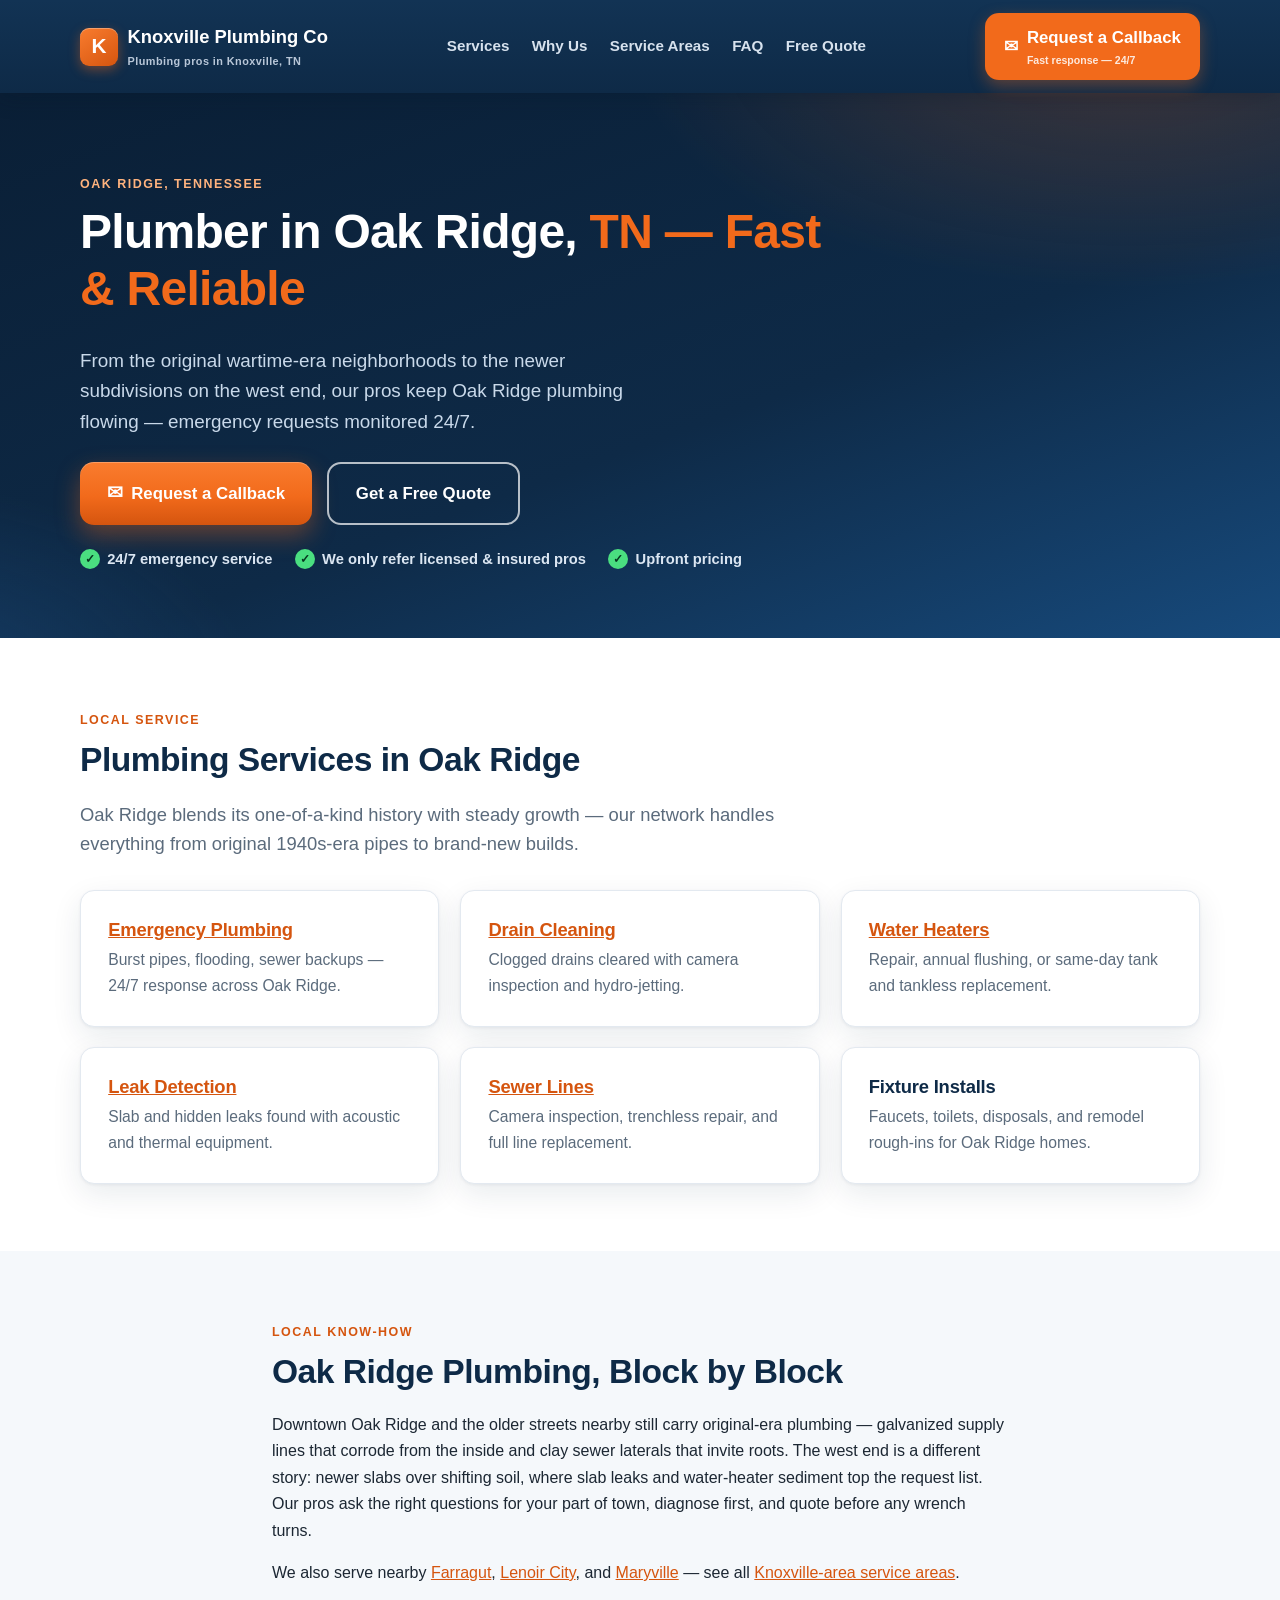
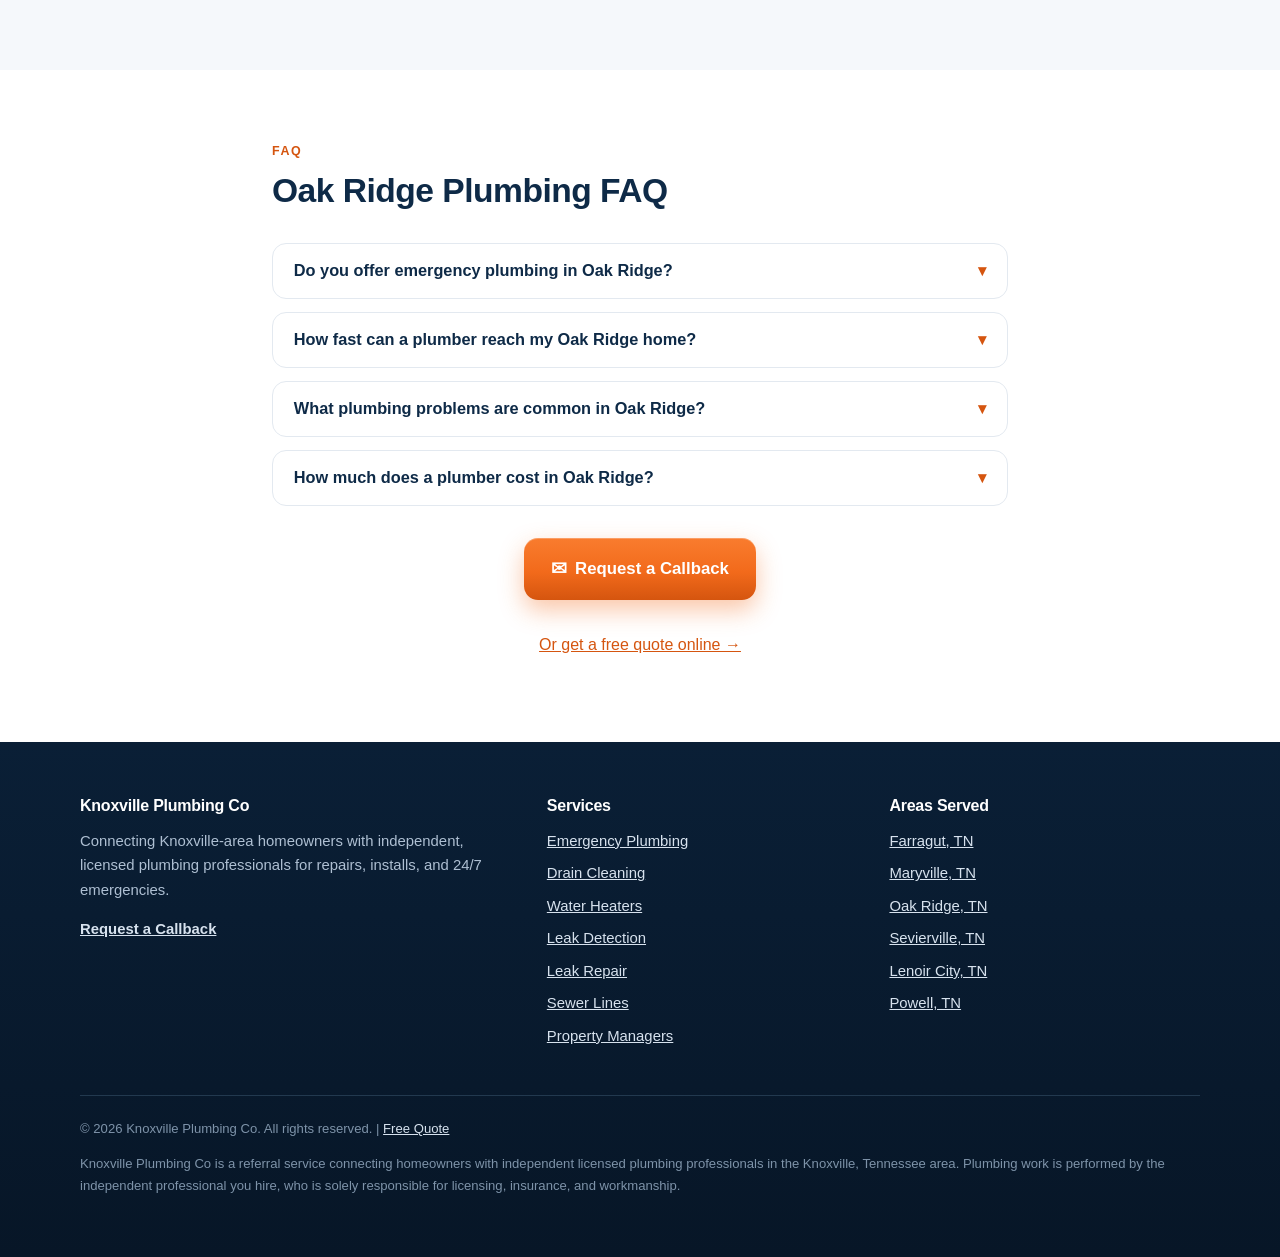
<file: areas/oak-ridge.html>
<!DOCTYPE html>
<html lang="en">
<head>
<meta charset="UTF-8">
<meta name="viewport" content="width=device-width, initial-scale=1.0">
<title>Plumber in Oak Ridge, TN | 24/7 Service | Knoxville Plumbing Co</title>
<meta name="description" content="Need a plumber in Oak Ridge, TN? Emergency repairs, drain cleaning, water heaters & more — same-day service, upfront pricing. Request a callback.">
<link rel="canonical" href="https://knoxvilleplumbingco.com/areas/oak-ridge.html">
<meta property="og:title" content="Plumber in Oak Ridge, TN | Knoxville Plumbing Co">
<meta property="og:description" content="Oak Ridge plumbing pros — emergencies, drains, water heaters. Same-day service. Request a callback.">
<meta property="og:type" content="website">
<meta property="og:url" content="https://knoxvilleplumbingco.com/areas/oak-ridge.html">
<meta property="og:image" content="https://knoxvilleplumbingco.com/assets/img/og-cover.jpg">
<meta name="twitter:card" content="summary_large_image">
<meta name="twitter:title" content="Plumber in Oak Ridge, TN | Knoxville Plumbing Co">
<meta name="twitter:description" content="Oak Ridge plumbing pros — emergencies, drains, water heaters. Same-day service. Request a callback.">
<meta name="twitter:image" content="https://knoxvilleplumbingco.com/assets/img/og-cover.jpg">
<link rel="stylesheet" href="/assets/css/style.css">
<link rel="icon" href="data:image/svg+xml,<svg xmlns='http://www.w3.org/2000/svg' viewBox='0 0 100 100'><rect width='100' height='100' rx='20' fill='%23f26a1b'/><text x='50' y='68' font-size='52' text-anchor='middle' fill='white' font-family='Arial' font-weight='bold'>K</text></svg>">
<script type="application/ld+json">
{
  "@context": "https://schema.org",
  "@type": "Plumber",
  "name": "Knoxville Plumbing Co — Oak Ridge",
  "description": "Plumbing services in Oak Ridge, TN: emergency repairs, drain cleaning, water heaters, leak detection, sewer lines.",
  "url": "https://knoxvilleplumbingco.com/areas/oak-ridge.html",
  "areaServed": {"@type": "City", "name": "Oak Ridge"},
  "openingHours": "Mo-Su 00:00-23:59",
  "priceRange": "$$"
}
</script>
<script type="application/ld+json">
{
  "@context": "https://schema.org",
  "@type": "FAQPage",
  "mainEntity": [
    {
      "@type": "Question",
      "name": "Do you offer emergency plumbing in Oak Ridge?",
      "acceptedAnswer": {"@type": "Answer", "text": "Yes — burst pipes, major leaks, and sewer backups in Oak Ridge get 24/7 emergency response, including nights, weekends, and holidays."}
    },
    {
      "@type": "Question",
      "name": "How fast can a plumber reach my Oak Ridge home?",
      "acceptedAnswer": {"@type": "Answer", "text": "Emergencies are prioritized — many Oak Ridge requests see a pro within hours. Standard appointments are usually available within 24–48 hours."}
    },
    {
      "@type": "Question",
      "name": "What plumbing problems are common in Oak Ridge?",
      "acceptedAnswer": {"@type": "Answer", "text": "Older homes near downtown with aging supply and sewer lines, plus hard-water sediment and slab leaks in the newer south-Oak Ridge subdivisions."}
    },
    {
      "@type": "Question",
      "name": "How much does a plumber cost in Oak Ridge?",
      "acceptedAnswer": {"@type": "Answer", "text": "Most residential service calls run $150–$500; larger work like water heater replacement or sewer repair is quoted upfront before anything starts."}
    }
  ]
}
</script>
</head>
<body>

<header class="site-header">
  <div class="container header-inner">
    <a class="brand" href="/" aria-label="Knoxville Plumbing Co — home">
      <span class="brand-mark">K</span>
      <span>Knoxville Plumbing Co<small>Plumbing pros in Knoxville, TN</small></span>
    </a>
    <nav class="main-nav" id="mainNav" aria-label="Main navigation">
      <a href="/#services">Services</a>
      <a href="/#why-us">Why Us</a>
      <a href="/#areas">Service Areas</a>
      <a href="/#faq">FAQ</a>
      <a href="/#quote">Free Quote</a>
    </nav>
    <button class="nav-toggle" aria-label="Open menu" aria-expanded="false" aria-controls="mainNav">&#9776;</button>
    <a class="header-phone" href="/#quote"><span aria-hidden="true">&#9993;</span><span>Request a Callback<small>Fast response — 24/7</small></span></a>
  </div>
</header>

<main>
  <section class="hero">
    <div class="container">
      <p class="eyebrow" style="color:#ffb37e">Oak Ridge, Tennessee</p>
      <h1>Plumber in Oak Ridge, <span class="hl">TN — Fast &amp; Reliable</span></h1>
      <p class="sub">From the original wartime-era neighborhoods to the newer subdivisions on the west end, our pros keep Oak Ridge plumbing flowing — emergency requests monitored 24/7.</p>
      <div class="hero-ctas">
        <a class="btn btn-primary" href="/#quote"><span class="icon" aria-hidden="true">&#9993;</span> Request a Callback</a>
        <a class="btn btn-outline" href="/#quote">Get a Free Quote</a>
      </div>
      <ul class="hero-trust">
        <li><span class="tick">&#10003;</span> 24/7 emergency service</li>
        <li><span class="tick">&#10003;</span> We only refer licensed &amp; insured pros</li>
        <li><span class="tick">&#10003;</span> Upfront pricing</li>
      </ul>
    </div>
  </section>

  <section>
    <div class="container">
      <span class="eyebrow">Local service</span>
      <h2>Plumbing Services in Oak Ridge</h2>
      <p class="lead">Oak Ridge blends its one-of-a-kind history with steady growth — our network handles everything from original 1940s-era pipes to brand-new builds.</p>
      <div class="grid grid-3 mt-2">
        <div class="card"><h3><a href="/services/emergency-plumbing.html">Emergency Plumbing</a></h3><p>Burst pipes, flooding, sewer backups — 24/7 response across Oak Ridge.</p></div>
        <div class="card"><h3><a href="/services/drain-cleaning.html">Drain Cleaning</a></h3><p>Clogged drains cleared with camera inspection and hydro-jetting.</p></div>
        <div class="card"><h3><a href="/services/water-heater-repair-installation.html">Water Heaters</a></h3><p>Repair, annual flushing, or same-day tank and tankless replacement.</p></div>
        <div class="card"><h3><a href="/services/leak-detection.html">Leak Detection</a></h3><p>Slab and hidden leaks found with acoustic and thermal equipment.</p></div>
        <div class="card"><h3><a href="/services/sewer-line-repair.html">Sewer Lines</a></h3><p>Camera inspection, trenchless repair, and full line replacement.</p></div>
        <div class="card"><h3>Fixture Installs</h3><p>Faucets, toilets, disposals, and remodel rough-ins for Oak Ridge homes.</p></div>
      </div>
    </div>
  </section>

  <section class="section-soft">
    <div class="container" style="max-width: 46rem;">
      <span class="eyebrow">Local know-how</span>
      <h2>Oak Ridge Plumbing, Block by Block</h2>
      <p>Downtown Oak Ridge and the older streets nearby still carry original-era plumbing — galvanized supply lines that corrode from the inside and clay sewer laterals that invite roots. The west end is a different story: newer slabs over shifting soil, where slab leaks and water-heater sediment top the request list. Our pros ask the right questions for your part of town, diagnose first, and quote before any wrench turns.</p>
      <p>We also serve nearby <a href="/areas/farragut.html">Farragut</a>, <a href="/areas/lenoir-city.html">Lenoir City</a>, and <a href="/areas/maryville.html">Maryville</a> — see all <a href="/#areas">Knoxville-area service areas</a>.</p>
    </div>
  </section>

  <section>
    <div class="container" style="max-width: 46rem;">
      <span class="eyebrow">FAQ</span>
      <h2>Oak Ridge Plumbing FAQ</h2>
      <div class="mt-2">
        <div class="faq-item">
          <button class="faq-q" aria-expanded="false">Do you offer emergency plumbing in Oak Ridge?<span class="chev" aria-hidden="true">&#9662;</span></button>
          <div class="faq-a"><p>Yes — burst pipes, major leaks, and sewer backups in Oak Ridge get 24/7 emergency response, including nights, weekends, and holidays.</p></div>
        </div>
        <div class="faq-item">
          <button class="faq-q" aria-expanded="false">How fast can a plumber reach my Oak Ridge home?<span class="chev" aria-hidden="true">&#9662;</span></button>
          <div class="faq-a"><p>Emergencies are prioritized — many Oak Ridge requests see a pro within hours. Standard appointments are usually available within 24–48 hours.</p></div>
        </div>
        <div class="faq-item">
          <button class="faq-q" aria-expanded="false">What plumbing problems are common in Oak Ridge?<span class="chev" aria-hidden="true">&#9662;</span></button>
          <div class="faq-a"><p>Older homes near downtown with aging supply and sewer lines, plus hard-water sediment and slab leaks in the newer south-Oak Ridge subdivisions.</p></div>
        </div>
        <div class="faq-item">
          <button class="faq-q" aria-expanded="false">How much does a plumber cost in Oak Ridge?<span class="chev" aria-hidden="true">&#9662;</span></button>
          <div class="faq-a"><p>Most residential service calls run $150–$500; larger work like water heater replacement or sewer repair is quoted upfront before anything starts.</p></div>
        </div>
      </div>
      <div class="text-center mt-2">
        <a class="btn btn-primary" href="/#quote"><span class="icon" aria-hidden="true">&#9993;</span> Request a Callback</a>
        <p class="mt-2"><a href="/#quote">Or get a free quote online &rarr;</a></p>
      </div>
    </div>
  </section>
</main>

<footer class="site-footer">
  <div class="container">
    <div class="footer-grid">
      <div>
        <h2 class="fh">Knoxville Plumbing Co</h2>
        <p>Connecting Knoxville-area homeowners with independent, licensed plumbing professionals for repairs, installs, and 24/7 emergencies.</p>
        <p><a href="/#quote"><strong>Request a Callback</strong></a></p>
      </div>
      <div>
        <h2 class="fh">Services</h2>
        <ul>
          <li><a href="/services/emergency-plumbing.html">Emergency Plumbing</a></li>
          <li><a href="/services/drain-cleaning.html">Drain Cleaning</a></li>
          <li><a href="/services/water-heater-repair-installation.html">Water Heaters</a></li>
          <li><a href="/services/leak-detection.html">Leak Detection</a></li>
          <li><a href="/services/leak-repair.html">Leak Repair</a></li>
          <li><a href="/services/sewer-line-repair.html">Sewer Lines</a></li>
          <li><a href="/property-managers.html">Property Managers</a></li>
        </ul>
      </div>
      <div>
        <h2 class="fh">Areas Served</h2>
        <ul>
          <li><a href="/areas/farragut.html">Farragut, TN</a></li>
          <li><a href="/areas/maryville.html">Maryville, TN</a></li>
          <li><a href="/areas/oak-ridge.html">Oak Ridge, TN</a></li>
          <li><a href="/areas/sevierville.html">Sevierville, TN</a></li>
          <li><a href="/areas/lenoir-city.html">Lenoir City, TN</a></li>
          <li><a href="/areas/powell.html">Powell, TN</a></li>
        </ul>
      </div>
    </div>
    <div class="footer-bottom">
      <p>&copy; <span data-year>2026</span> Knoxville Plumbing Co. All rights reserved. | <a href="/#quote">Free Quote</a></p>
      <p>Knoxville Plumbing Co is a referral service connecting homeowners with independent licensed plumbing professionals in the Knoxville, Tennessee area. Plumbing work is performed by the independent professional you hire, who is solely responsible for licensing, insurance, and workmanship.</p>
    </div>
  </div>
</footer>

<div class="callbar" role="navigation" aria-label="Quick contact">
  <a class="call-now" href="/#quote">Request a Callback</a>
  <a class="get-quote" href="/#quote">Free Quote</a>
</div>

<script src="/assets/js/main.js" defer></script>
</body>
</html>
</file>
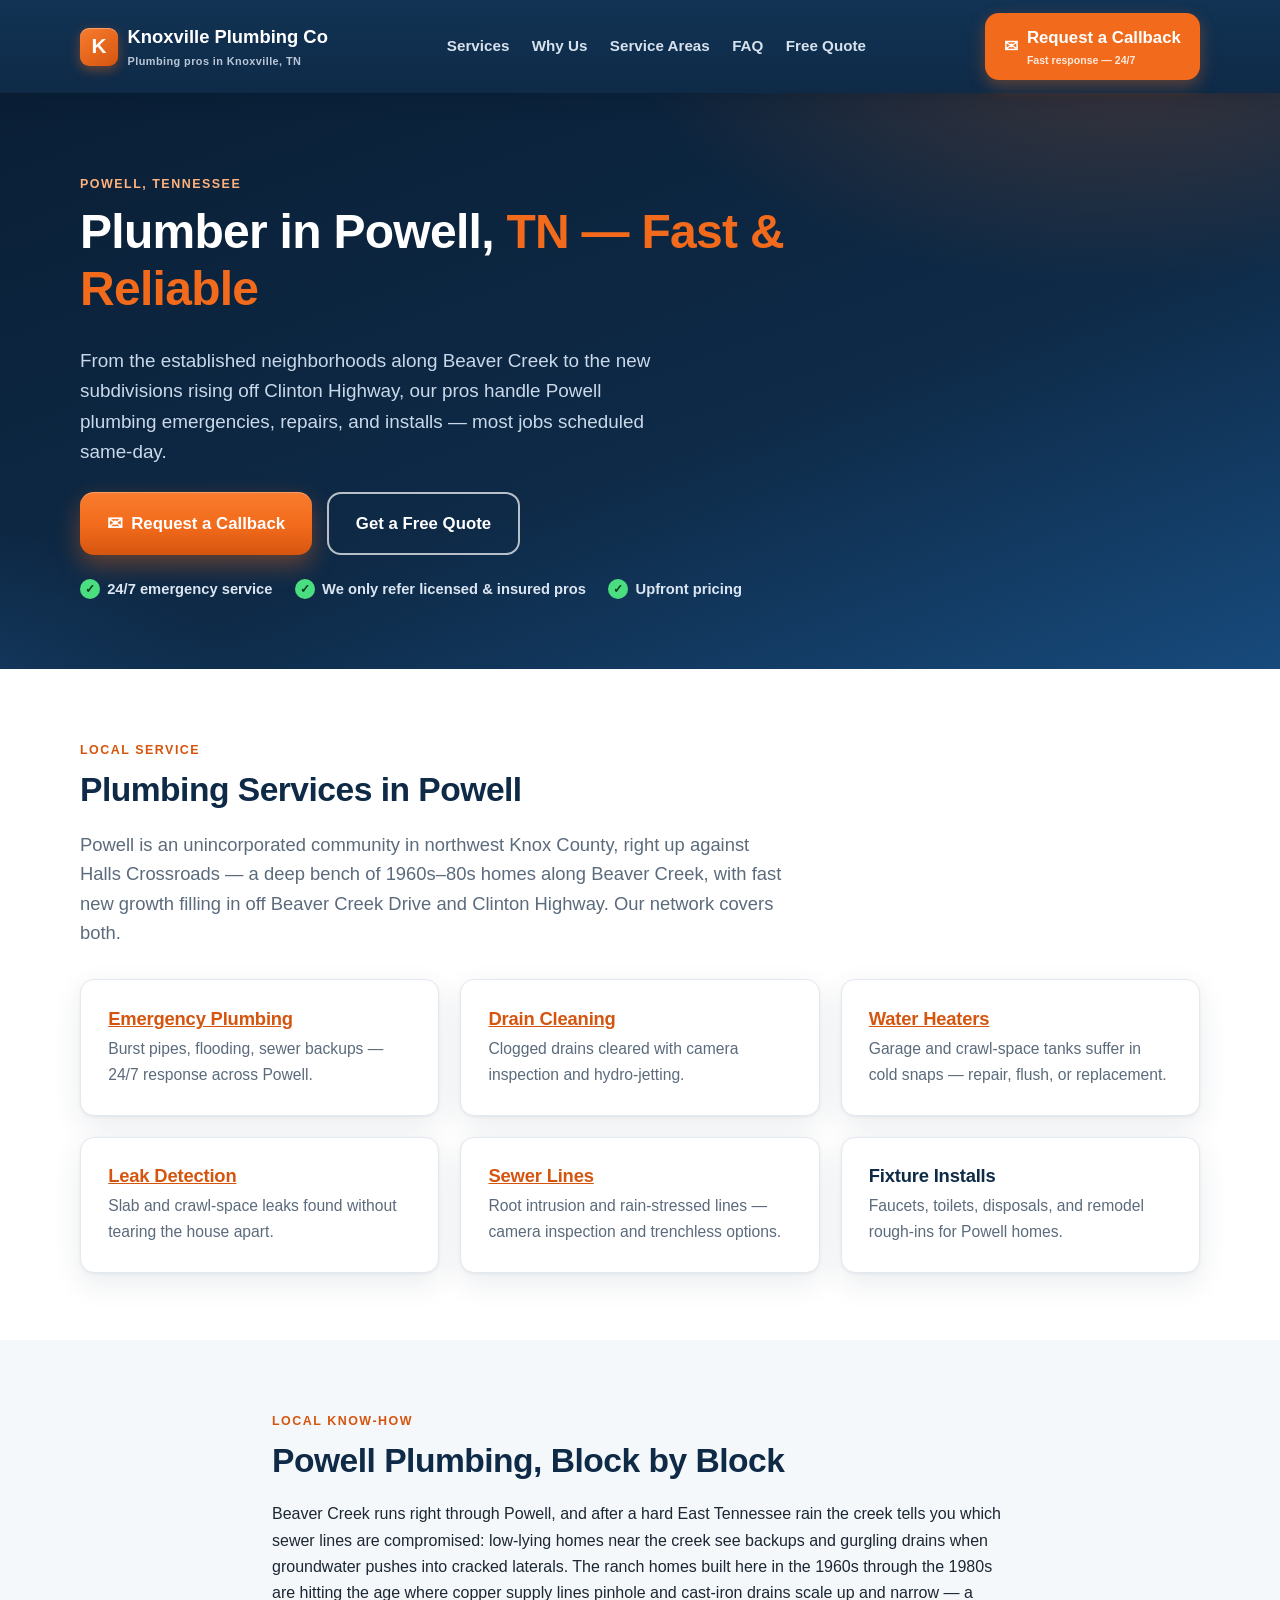
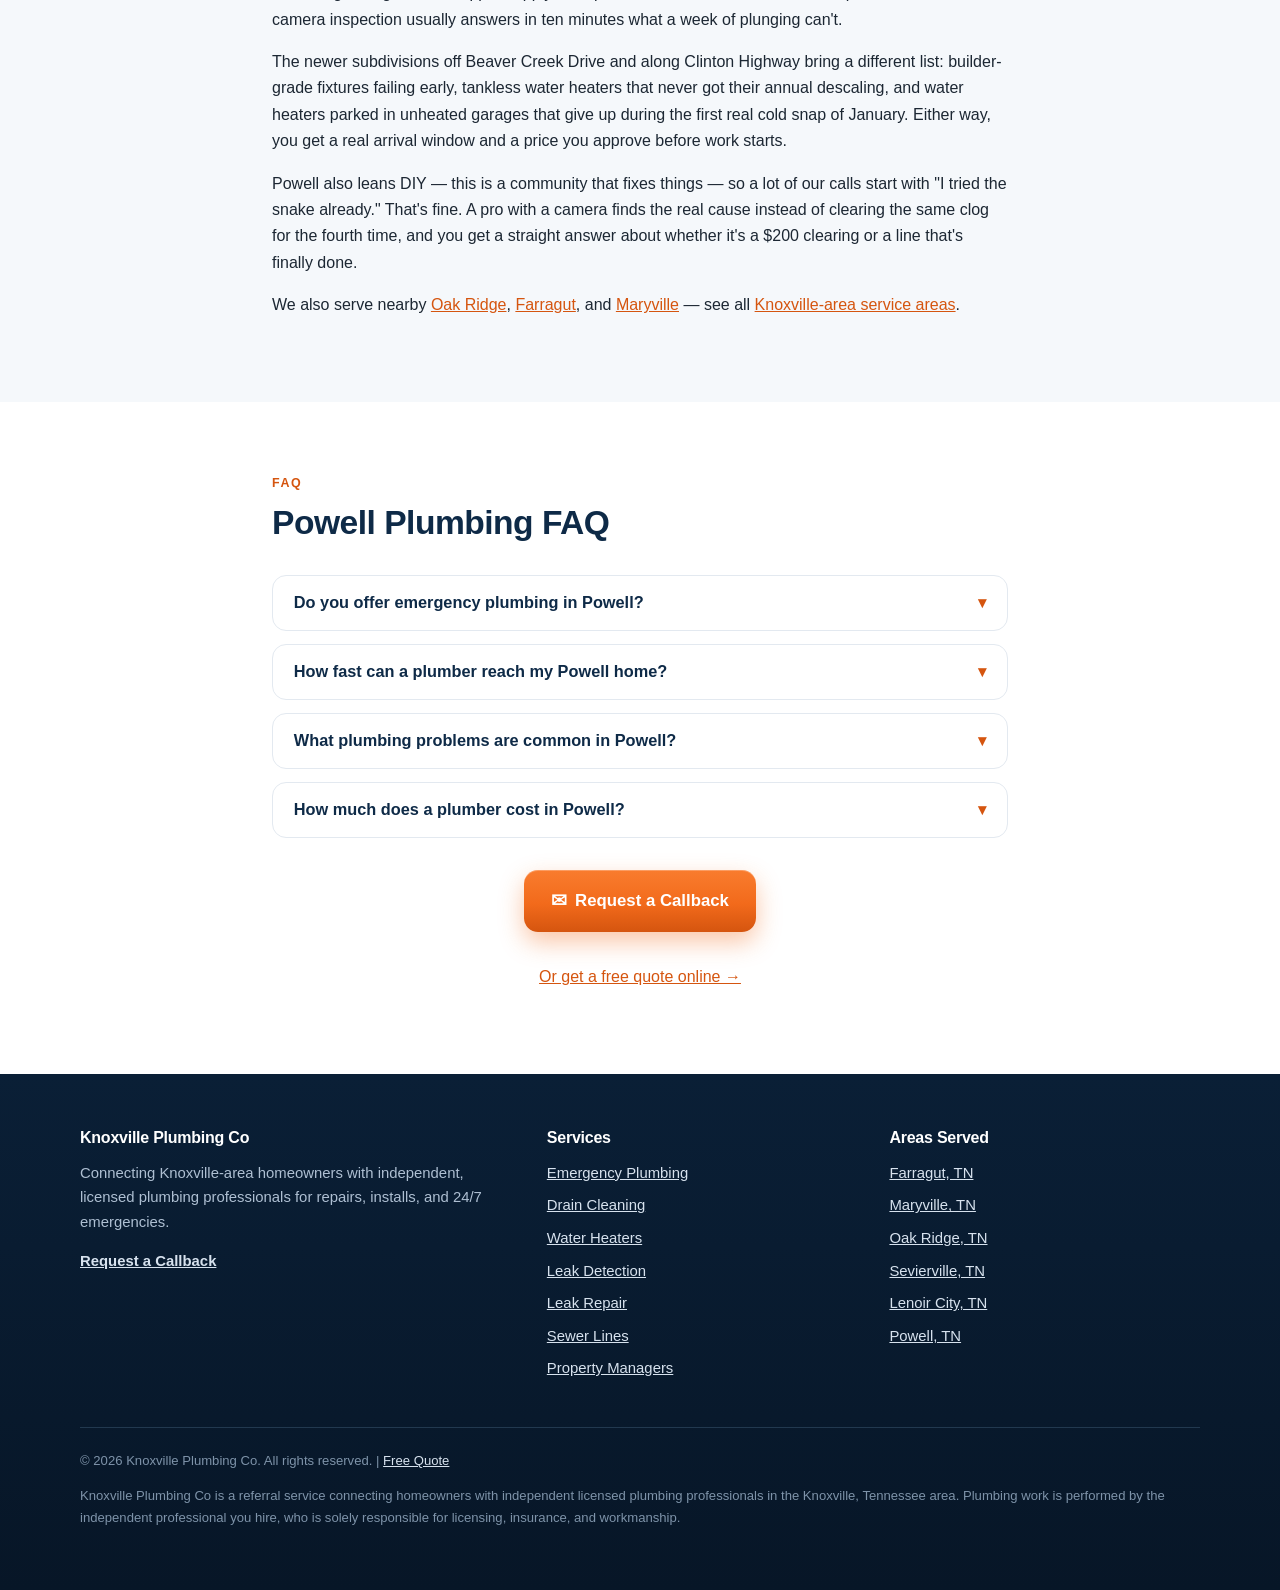
<file: areas/powell.html>
<!DOCTYPE html>
<html lang="en">
<head>
<meta charset="UTF-8">
<meta name="viewport" content="width=device-width, initial-scale=1.0">
<title>Plumber in Powell, TN | Knoxville Plumbing Co</title>
<meta name="description" content="Need a plumber in Powell, TN? Emergency repairs, drain cleaning, water heaters & more — same-day service, upfront pricing. Request a callback.">
<link rel="canonical" href="https://knoxvilleplumbingco.com/areas/powell.html">
<meta property="og:title" content="Plumber in Powell, TN | Knoxville Plumbing Co">
<meta property="og:description" content="Powell plumbing pros — emergencies, drains, water heaters. Same-day service. Request a callback.">
<meta property="og:type" content="website">
<meta property="og:url" content="https://knoxvilleplumbingco.com/areas/powell.html">
<meta property="og:image" content="https://knoxvilleplumbingco.com/assets/img/og-cover.jpg">
<meta name="twitter:card" content="summary_large_image">
<meta name="twitter:title" content="Plumber in Powell, TN | Knoxville Plumbing Co">
<meta name="twitter:description" content="Powell plumbing pros — emergencies, drains, water heaters. Same-day service. Request a callback.">
<meta name="twitter:image" content="https://knoxvilleplumbingco.com/assets/img/og-cover.jpg">
<link rel="stylesheet" href="/assets/css/style.css">
<link rel="icon" href="data:image/svg+xml,<svg xmlns='http://www.w3.org/2000/svg' viewBox='0 0 100 100'><rect width='100' height='100' rx='20' fill='%23f26a1b'/><text x='50' y='68' font-size='52' text-anchor='middle' fill='white' font-family='Arial' font-weight='bold'>K</text></svg>">
<script type="application/ld+json">
{
  "@context": "https://schema.org",
  "@type": "Plumber",
  "name": "Knoxville Plumbing Co — Powell",
  "description": "Plumbing services in Powell, TN: emergency repairs, drain cleaning, water heaters, leak detection, sewer lines.",
  "url": "https://knoxvilleplumbingco.com/areas/powell.html",
  "areaServed": {"@type": "City", "name": "Powell"},
  "openingHours": "Mo-Su 00:00-23:59",
  "priceRange": "$$"
}
</script>
<script type="application/ld+json">
{
  "@context": "https://schema.org",
  "@type": "FAQPage",
  "mainEntity": [
    {
      "@type": "Question",
      "name": "Do you offer emergency plumbing in Powell?",
      "acceptedAnswer": {"@type": "Answer", "text": "Yes — burst pipes, major leaks, and sewer backups in Powell get 24/7 emergency response, including nights, weekends, and holidays."}
    },
    {
      "@type": "Question",
      "name": "How fast can a plumber reach my Powell home?",
      "acceptedAnswer": {"@type": "Answer", "text": "Emergencies are prioritized — many Powell requests see a pro within hours. Standard appointments are usually available within 24–48 hours."}
    },
    {
      "@type": "Question",
      "name": "What plumbing problems are common in Powell?",
      "acceptedAnswer": {"@type": "Answer", "text": "Aging copper and cast-iron lines in the 1960s–80s housing stock, sewer backups after heavy rain around Beaver Creek, and water heaters in unheated garages failing during cold snaps."}
    },
    {
      "@type": "Question",
      "name": "How much does a plumber cost in Powell?",
      "acceptedAnswer": {"@type": "Answer", "text": "Most residential service calls run $150–$500; larger work like water heater replacement or sewer repair is quoted upfront before anything starts."}
    }
  ]
}
</script>
</head>
<body>

<header class="site-header">
  <div class="container header-inner">
    <a class="brand" href="/" aria-label="Knoxville Plumbing Co — home">
      <span class="brand-mark">K</span>
      <span>Knoxville Plumbing Co<small>Plumbing pros in Knoxville, TN</small></span>
    </a>
    <nav class="main-nav" id="mainNav" aria-label="Main navigation">
      <a href="/#services">Services</a>
      <a href="/#why-us">Why Us</a>
      <a href="/#areas">Service Areas</a>
      <a href="/#faq">FAQ</a>
      <a href="/#quote">Free Quote</a>
    </nav>
    <button class="nav-toggle" aria-label="Open menu" aria-expanded="false" aria-controls="mainNav">&#9776;</button>
    <a class="header-phone" href="/#quote"><span aria-hidden="true">&#9993;</span><span>Request a Callback<small>Fast response — 24/7</small></span></a>
  </div>
</header>

<main>
  <section class="hero">
    <div class="container">
      <p class="eyebrow" style="color:#ffb37e">Powell, Tennessee</p>
      <h1>Plumber in Powell, <span class="hl">TN — Fast &amp; Reliable</span></h1>
      <p class="sub">From the established neighborhoods along Beaver Creek to the new subdivisions rising off Clinton Highway, our pros handle Powell plumbing emergencies, repairs, and installs — most jobs scheduled same-day.</p>
      <div class="hero-ctas">
        <a class="btn btn-primary" href="/#quote"><span class="icon" aria-hidden="true">&#9993;</span> Request a Callback</a>
        <a class="btn btn-outline" href="/#quote">Get a Free Quote</a>
      </div>
      <ul class="hero-trust">
        <li><span class="tick">&#10003;</span> 24/7 emergency service</li>
        <li><span class="tick">&#10003;</span> We only refer licensed &amp; insured pros</li>
        <li><span class="tick">&#10003;</span> Upfront pricing</li>
      </ul>
    </div>
  </section>

  <section>
    <div class="container">
      <span class="eyebrow">Local service</span>
      <h2>Plumbing Services in Powell</h2>
      <p class="lead">Powell is an unincorporated community in northwest Knox County, right up against Halls Crossroads — a deep bench of 1960s–80s homes along Beaver Creek, with fast new growth filling in off Beaver Creek Drive and Clinton Highway. Our network covers both.</p>
      <div class="grid grid-3 mt-2">
        <div class="card"><h3><a href="/services/emergency-plumbing.html">Emergency Plumbing</a></h3><p>Burst pipes, flooding, sewer backups — 24/7 response across Powell.</p></div>
        <div class="card"><h3><a href="/services/drain-cleaning.html">Drain Cleaning</a></h3><p>Clogged drains cleared with camera inspection and hydro-jetting.</p></div>
        <div class="card"><h3><a href="/services/water-heater-repair-installation.html">Water Heaters</a></h3><p>Garage and crawl-space tanks suffer in cold snaps — repair, flush, or replacement.</p></div>
        <div class="card"><h3><a href="/services/leak-detection.html">Leak Detection</a></h3><p>Slab and crawl-space leaks found without tearing the house apart.</p></div>
        <div class="card"><h3><a href="/services/sewer-line-repair.html">Sewer Lines</a></h3><p>Root intrusion and rain-stressed lines — camera inspection and trenchless options.</p></div>
        <div class="card"><h3>Fixture Installs</h3><p>Faucets, toilets, disposals, and remodel rough-ins for Powell homes.</p></div>
      </div>
    </div>
  </section>

  <section class="section-soft">
    <div class="container" style="max-width: 46rem;">
      <span class="eyebrow">Local know-how</span>
      <h2>Powell Plumbing, Block by Block</h2>
      <p>Beaver Creek runs right through Powell, and after a hard East Tennessee rain the creek tells you which sewer lines are compromised: low-lying homes near the creek see backups and gurgling drains when groundwater pushes into cracked laterals. The ranch homes built here in the 1960s through the 1980s are hitting the age where copper supply lines pinhole and cast-iron drains scale up and narrow — a camera inspection usually answers in ten minutes what a week of plunging can't.</p>
      <p>The newer subdivisions off Beaver Creek Drive and along Clinton Highway bring a different list: builder-grade fixtures failing early, tankless water heaters that never got their annual descaling, and water heaters parked in unheated garages that give up during the first real cold snap of January. Either way, you get a real arrival window and a price you approve before work starts.</p>
      <p>Powell also leans DIY — this is a community that fixes things — so a lot of our calls start with "I tried the snake already." That's fine. A pro with a camera finds the real cause instead of clearing the same clog for the fourth time, and you get a straight answer about whether it's a $200 clearing or a line that's finally done.</p>
      <p>We also serve nearby <a href="/areas/oak-ridge.html">Oak Ridge</a>, <a href="/areas/farragut.html">Farragut</a>, and <a href="/areas/maryville.html">Maryville</a> — see all <a href="/#areas">Knoxville-area service areas</a>.</p>
    </div>
  </section>

  <section>
    <div class="container" style="max-width: 46rem;">
      <span class="eyebrow">FAQ</span>
      <h2>Powell Plumbing FAQ</h2>
      <div class="mt-2">
        <div class="faq-item">
          <button class="faq-q" aria-expanded="false">Do you offer emergency plumbing in Powell?<span class="chev" aria-hidden="true">&#9662;</span></button>
          <div class="faq-a"><p>Yes — burst pipes, major leaks, and sewer backups in Powell get 24/7 emergency response, including nights, weekends, and holidays.</p></div>
        </div>
        <div class="faq-item">
          <button class="faq-q" aria-expanded="false">How fast can a plumber reach my Powell home?<span class="chev" aria-hidden="true">&#9662;</span></button>
          <div class="faq-a"><p>Emergencies are prioritized — many Powell requests see a pro within hours. Standard appointments are usually available within 24–48 hours.</p></div>
        </div>
        <div class="faq-item">
          <button class="faq-q" aria-expanded="false">What plumbing problems are common in Powell?<span class="chev" aria-hidden="true">&#9662;</span></button>
          <div class="faq-a"><p>Aging copper and cast-iron lines in the 1960s–80s housing stock, sewer backups after heavy rain around Beaver Creek, and water heaters in unheated garages failing during cold snaps.</p></div>
        </div>
        <div class="faq-item">
          <button class="faq-q" aria-expanded="false">How much does a plumber cost in Powell?<span class="chev" aria-hidden="true">&#9662;</span></button>
          <div class="faq-a"><p>Most residential service calls run $150–$500; larger work like water heater replacement or sewer repair is quoted upfront before anything starts.</p></div>
        </div>
      </div>
      <div class="text-center mt-2">
        <a class="btn btn-primary" href="/#quote"><span class="icon" aria-hidden="true">&#9993;</span> Request a Callback</a>
        <p class="mt-2"><a href="/#quote">Or get a free quote online &rarr;</a></p>
      </div>
    </div>
  </section>
</main>

<footer class="site-footer">
  <div class="container">
    <div class="footer-grid">
      <div>
        <h2 class="fh">Knoxville Plumbing Co</h2>
        <p>Connecting Knoxville-area homeowners with independent, licensed plumbing professionals for repairs, installs, and 24/7 emergencies.</p>
        <p><a href="/#quote"><strong>Request a Callback</strong></a></p>
      </div>
      <div>
        <h2 class="fh">Services</h2>
        <ul>
          <li><a href="/services/emergency-plumbing.html">Emergency Plumbing</a></li>
          <li><a href="/services/drain-cleaning.html">Drain Cleaning</a></li>
          <li><a href="/services/water-heater-repair-installation.html">Water Heaters</a></li>
          <li><a href="/services/leak-detection.html">Leak Detection</a></li>
          <li><a href="/services/leak-repair.html">Leak Repair</a></li>
          <li><a href="/services/sewer-line-repair.html">Sewer Lines</a></li>
          <li><a href="/property-managers.html">Property Managers</a></li>
        </ul>
      </div>
      <div>
        <h2 class="fh">Areas Served</h2>
        <ul>
          <li><a href="/areas/farragut.html">Farragut, TN</a></li>
          <li><a href="/areas/maryville.html">Maryville, TN</a></li>
          <li><a href="/areas/oak-ridge.html">Oak Ridge, TN</a></li>
          <li><a href="/areas/sevierville.html">Sevierville, TN</a></li>
          <li><a href="/areas/lenoir-city.html">Lenoir City, TN</a></li>
          <li><a href="/areas/powell.html">Powell, TN</a></li>
        </ul>
      </div>
    </div>
    <div class="footer-bottom">
      <p>&copy; <span data-year>2026</span> Knoxville Plumbing Co. All rights reserved. | <a href="/#quote">Free Quote</a></p>
      <p>Knoxville Plumbing Co is a referral service connecting homeowners with independent licensed plumbing professionals in the Knoxville, Tennessee area. Plumbing work is performed by the independent professional you hire, who is solely responsible for licensing, insurance, and workmanship.</p>
    </div>
  </div>
</footer>

<div class="callbar" role="navigation" aria-label="Quick contact">
  <a class="call-now" href="/#quote">Request a Callback</a>
  <a class="get-quote" href="/#quote">Free Quote</a>
</div>

<script src="/assets/js/main.js" defer></script>
</body>
</html>
</file>
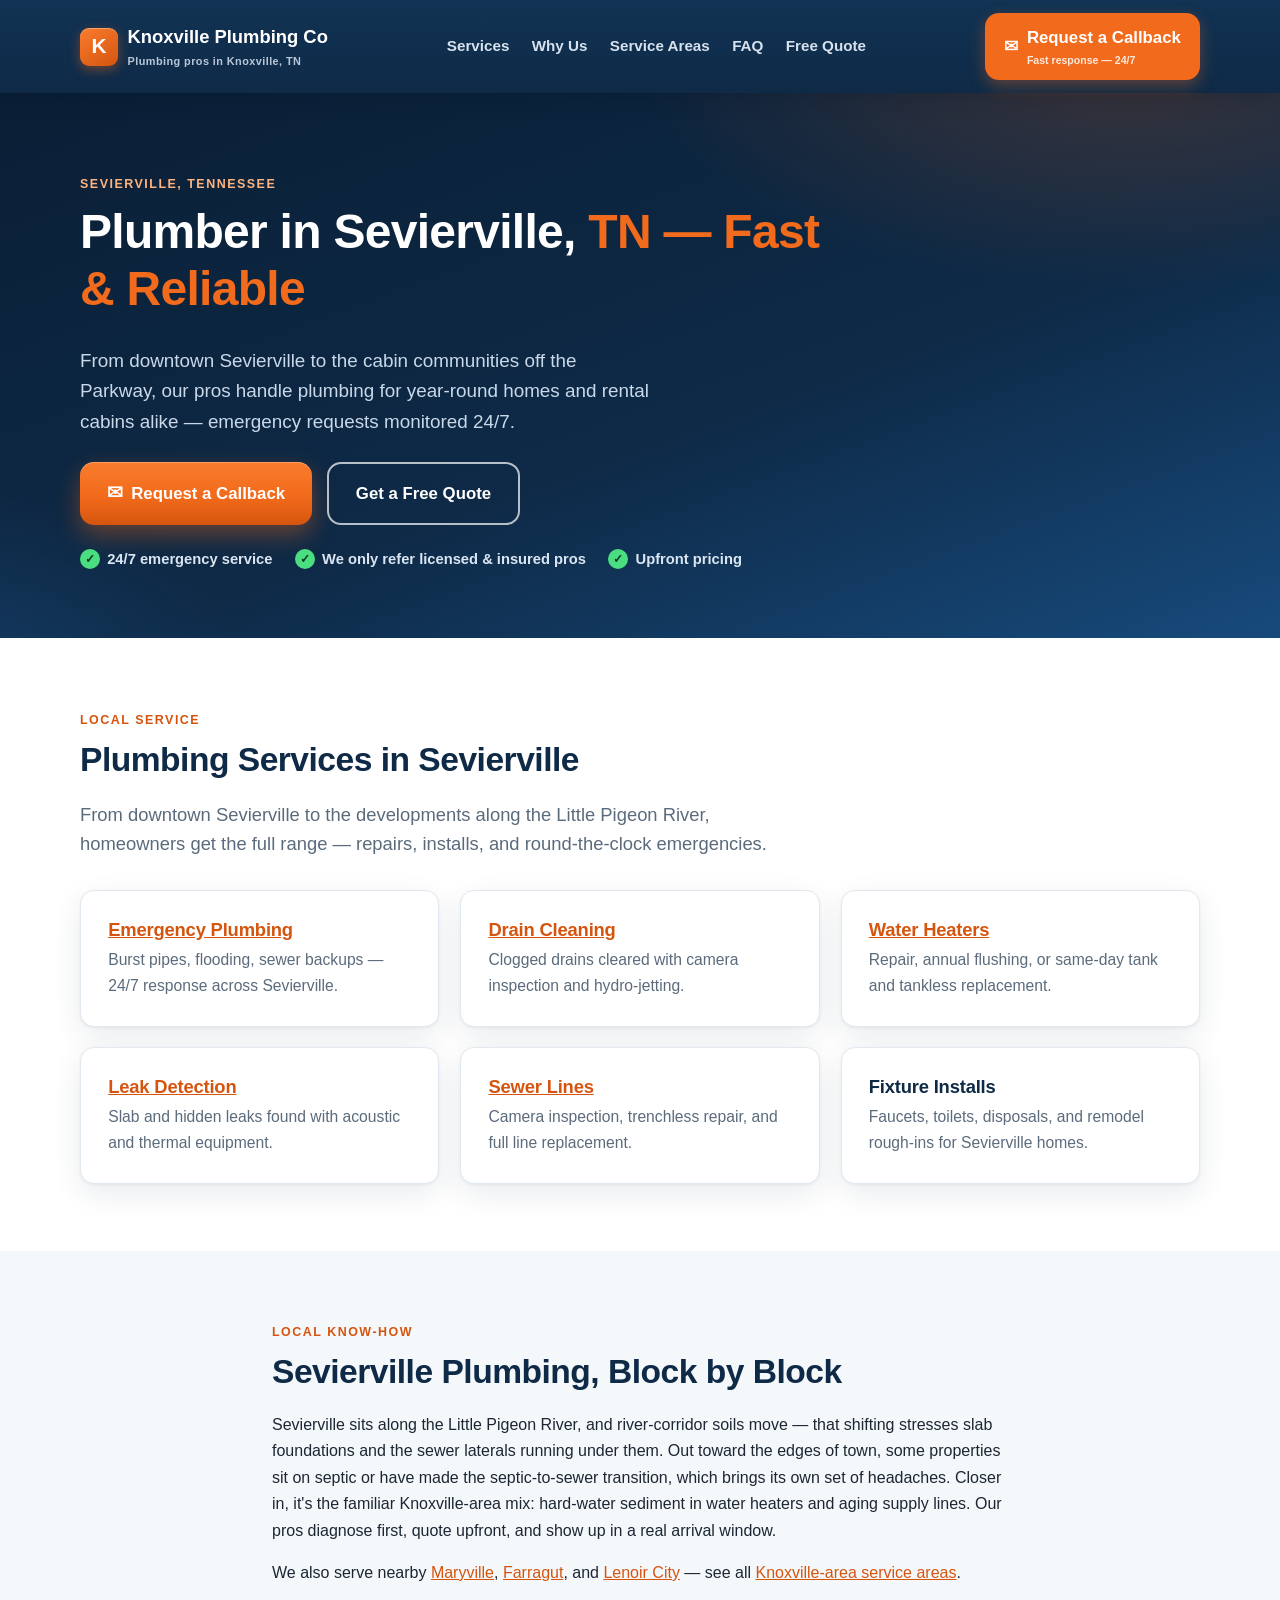
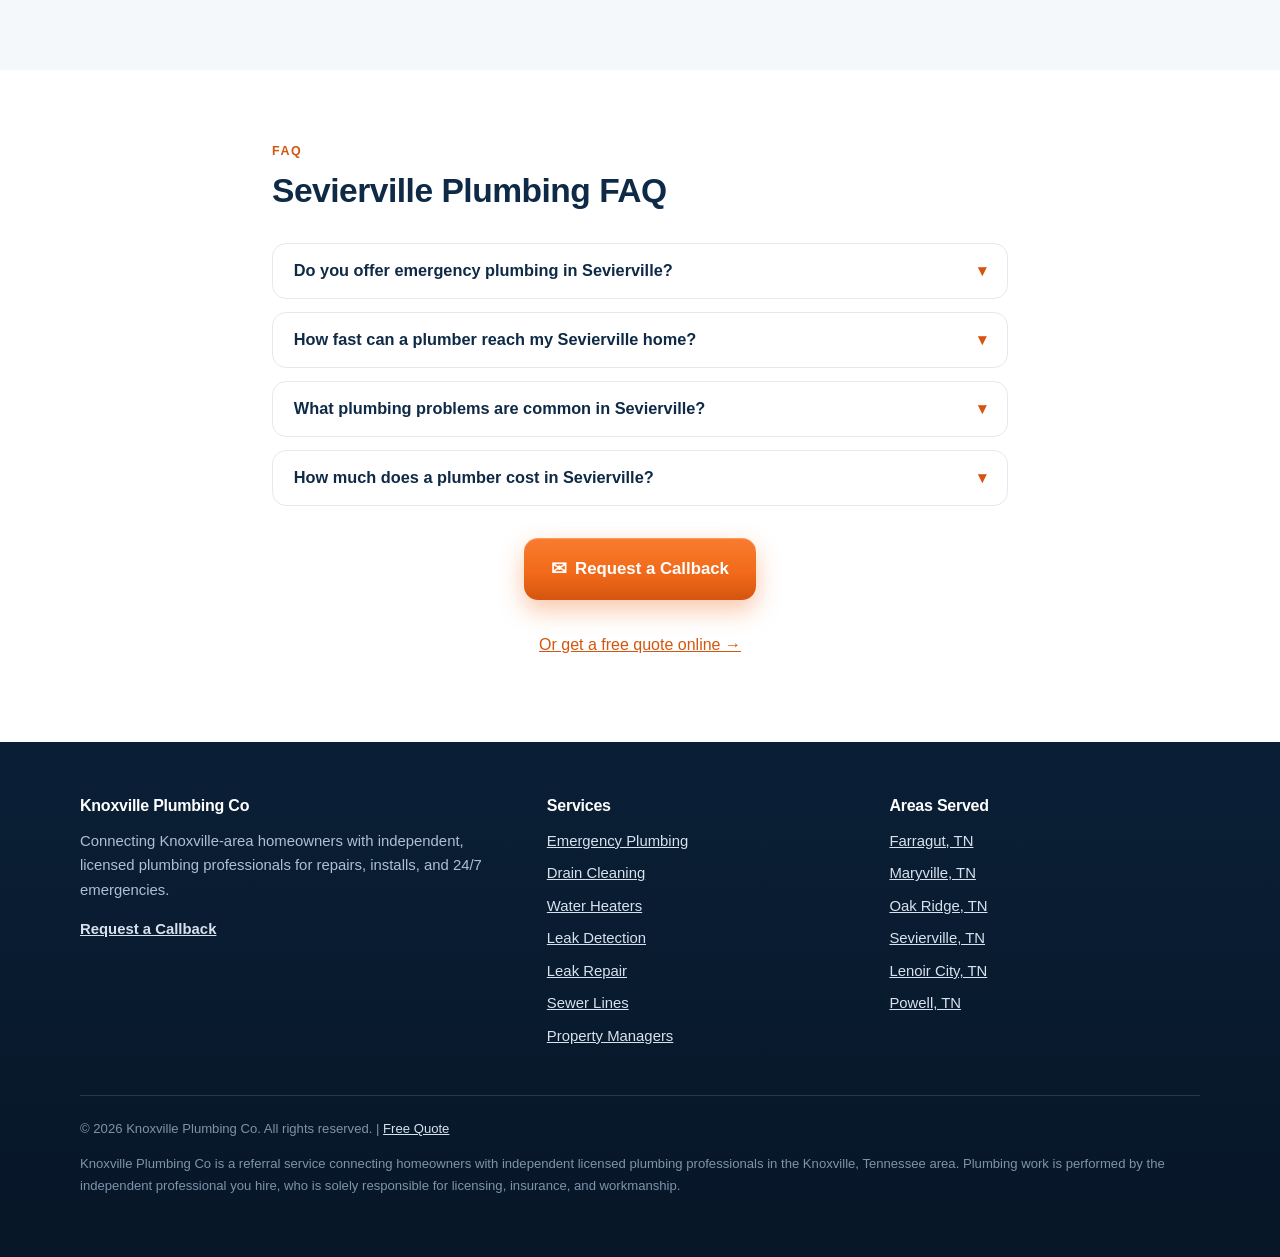
<file: areas/sevierville.html>
<!DOCTYPE html>
<html lang="en">
<head>
<meta charset="UTF-8">
<meta name="viewport" content="width=device-width, initial-scale=1.0">
<title>Plumber in Sevierville, TN | 24/7 Service | Knoxville Plumbing Co</title>
<meta name="description" content="Need a plumber in Sevierville, TN? Emergency repairs, drain cleaning, water heaters & more — same-day service, upfront pricing. Request a callback.">
<link rel="canonical" href="https://knoxvilleplumbingco.com/areas/sevierville.html">
<meta property="og:title" content="Plumber in Sevierville, TN | Knoxville Plumbing Co">
<meta property="og:description" content="Sevierville plumbing pros — emergencies, drains, water heaters. Same-day service. Request a callback.">
<meta property="og:type" content="website">
<meta property="og:url" content="https://knoxvilleplumbingco.com/areas/sevierville.html">
<meta property="og:image" content="https://knoxvilleplumbingco.com/assets/img/og-cover.jpg">
<meta name="twitter:card" content="summary_large_image">
<meta name="twitter:title" content="Plumber in Sevierville, TN | Knoxville Plumbing Co">
<meta name="twitter:description" content="Sevierville plumbing pros — emergencies, drains, water heaters. Same-day service. Request a callback.">
<meta name="twitter:image" content="https://knoxvilleplumbingco.com/assets/img/og-cover.jpg">
<link rel="stylesheet" href="/assets/css/style.css">
<link rel="icon" href="data:image/svg+xml,<svg xmlns='http://www.w3.org/2000/svg' viewBox='0 0 100 100'><rect width='100' height='100' rx='20' fill='%23f26a1b'/><text x='50' y='68' font-size='52' text-anchor='middle' fill='white' font-family='Arial' font-weight='bold'>K</text></svg>">
<script type="application/ld+json">
{
  "@context": "https://schema.org",
  "@type": "Plumber",
  "name": "Knoxville Plumbing Co — Sevierville",
  "description": "Plumbing services in Sevierville, TN: emergency repairs, drain cleaning, water heaters, leak detection, sewer lines.",
  "url": "https://knoxvilleplumbingco.com/areas/sevierville.html",
  "areaServed": {"@type": "City", "name": "Sevierville"},
  "openingHours": "Mo-Su 00:00-23:59",
  "priceRange": "$$"
}
</script>
<script type="application/ld+json">
{
  "@context": "https://schema.org",
  "@type": "FAQPage",
  "mainEntity": [
    {
      "@type": "Question",
      "name": "Do you offer emergency plumbing in Sevierville?",
      "acceptedAnswer": {"@type": "Answer", "text": "Yes — burst pipes, major leaks, and sewer backups in Sevierville get 24/7 emergency response, including nights, weekends, and holidays."}
    },
    {
      "@type": "Question",
      "name": "How fast can a plumber reach my Sevierville home?",
      "acceptedAnswer": {"@type": "Answer", "text": "Emergencies are prioritized — many Sevierville requests see a pro within hours. Standard appointments are usually available within 24–48 hours."}
    },
    {
      "@type": "Question",
      "name": "What plumbing problems are common in Sevierville?",
      "acceptedAnswer": {"@type": "Answer", "text": "River-corridor soil movement stressing slab and sewer lines, hard-water sediment in water heaters, and septic-to-sewer transitions in outlying areas."}
    },
    {
      "@type": "Question",
      "name": "How much does a plumber cost in Sevierville?",
      "acceptedAnswer": {"@type": "Answer", "text": "Most residential service calls run $150–$500; larger work like water heater replacement or sewer repair is quoted upfront before anything starts."}
    }
  ]
}
</script>
</head>
<body>

<header class="site-header">
  <div class="container header-inner">
    <a class="brand" href="/" aria-label="Knoxville Plumbing Co — home">
      <span class="brand-mark">K</span>
      <span>Knoxville Plumbing Co<small>Plumbing pros in Knoxville, TN</small></span>
    </a>
    <nav class="main-nav" id="mainNav" aria-label="Main navigation">
      <a href="/#services">Services</a>
      <a href="/#why-us">Why Us</a>
      <a href="/#areas">Service Areas</a>
      <a href="/#faq">FAQ</a>
      <a href="/#quote">Free Quote</a>
    </nav>
    <button class="nav-toggle" aria-label="Open menu" aria-expanded="false" aria-controls="mainNav">&#9776;</button>
    <a class="header-phone" href="/#quote"><span aria-hidden="true">&#9993;</span><span>Request a Callback<small>Fast response — 24/7</small></span></a>
  </div>
</header>

<main>
  <section class="hero">
    <div class="container">
      <p class="eyebrow" style="color:#ffb37e">Sevierville, Tennessee</p>
      <h1>Plumber in Sevierville, <span class="hl">TN — Fast &amp; Reliable</span></h1>
      <p class="sub">From downtown Sevierville to the cabin communities off the Parkway, our pros handle plumbing for year-round homes and rental cabins alike — emergency requests monitored 24/7.</p>
      <div class="hero-ctas">
        <a class="btn btn-primary" href="/#quote"><span class="icon" aria-hidden="true">&#9993;</span> Request a Callback</a>
        <a class="btn btn-outline" href="/#quote">Get a Free Quote</a>
      </div>
      <ul class="hero-trust">
        <li><span class="tick">&#10003;</span> 24/7 emergency service</li>
        <li><span class="tick">&#10003;</span> We only refer licensed &amp; insured pros</li>
        <li><span class="tick">&#10003;</span> Upfront pricing</li>
      </ul>
    </div>
  </section>

  <section>
    <div class="container">
      <span class="eyebrow">Local service</span>
      <h2>Plumbing Services in Sevierville</h2>
      <p class="lead">From downtown Sevierville to the developments along the Little Pigeon River, homeowners get the full range — repairs, installs, and round-the-clock emergencies.</p>
      <div class="grid grid-3 mt-2">
        <div class="card"><h3><a href="/services/emergency-plumbing.html">Emergency Plumbing</a></h3><p>Burst pipes, flooding, sewer backups — 24/7 response across Sevierville.</p></div>
        <div class="card"><h3><a href="/services/drain-cleaning.html">Drain Cleaning</a></h3><p>Clogged drains cleared with camera inspection and hydro-jetting.</p></div>
        <div class="card"><h3><a href="/services/water-heater-repair-installation.html">Water Heaters</a></h3><p>Repair, annual flushing, or same-day tank and tankless replacement.</p></div>
        <div class="card"><h3><a href="/services/leak-detection.html">Leak Detection</a></h3><p>Slab and hidden leaks found with acoustic and thermal equipment.</p></div>
        <div class="card"><h3><a href="/services/sewer-line-repair.html">Sewer Lines</a></h3><p>Camera inspection, trenchless repair, and full line replacement.</p></div>
        <div class="card"><h3>Fixture Installs</h3><p>Faucets, toilets, disposals, and remodel rough-ins for Sevierville homes.</p></div>
      </div>
    </div>
  </section>

  <section class="section-soft">
    <div class="container" style="max-width: 46rem;">
      <span class="eyebrow">Local know-how</span>
      <h2>Sevierville Plumbing, Block by Block</h2>
      <p>Sevierville sits along the Little Pigeon River, and river-corridor soils move — that shifting stresses slab foundations and the sewer laterals running under them. Out toward the edges of town, some properties sit on septic or have made the septic-to-sewer transition, which brings its own set of headaches. Closer in, it's the familiar Knoxville-area mix: hard-water sediment in water heaters and aging supply lines. Our pros diagnose first, quote upfront, and show up in a real arrival window.</p>
      <p>We also serve nearby <a href="/areas/maryville.html">Maryville</a>, <a href="/areas/farragut.html">Farragut</a>, and <a href="/areas/lenoir-city.html">Lenoir City</a> — see all <a href="/#areas">Knoxville-area service areas</a>.</p>
    </div>
  </section>

  <section>
    <div class="container" style="max-width: 46rem;">
      <span class="eyebrow">FAQ</span>
      <h2>Sevierville Plumbing FAQ</h2>
      <div class="mt-2">
        <div class="faq-item">
          <button class="faq-q" aria-expanded="false">Do you offer emergency plumbing in Sevierville?<span class="chev" aria-hidden="true">&#9662;</span></button>
          <div class="faq-a"><p>Yes — burst pipes, major leaks, and sewer backups in Sevierville get 24/7 emergency response, including nights, weekends, and holidays.</p></div>
        </div>
        <div class="faq-item">
          <button class="faq-q" aria-expanded="false">How fast can a plumber reach my Sevierville home?<span class="chev" aria-hidden="true">&#9662;</span></button>
          <div class="faq-a"><p>Emergencies are prioritized — many Sevierville requests see a pro within hours. Standard appointments are usually available within 24–48 hours.</p></div>
        </div>
        <div class="faq-item">
          <button class="faq-q" aria-expanded="false">What plumbing problems are common in Sevierville?<span class="chev" aria-hidden="true">&#9662;</span></button>
          <div class="faq-a"><p>River-corridor soil movement stressing slab and sewer lines, hard-water sediment in water heaters, and septic-to-sewer transitions in outlying areas.</p></div>
        </div>
        <div class="faq-item">
          <button class="faq-q" aria-expanded="false">How much does a plumber cost in Sevierville?<span class="chev" aria-hidden="true">&#9662;</span></button>
          <div class="faq-a"><p>Most residential service calls run $150–$500; larger work like water heater replacement or sewer repair is quoted upfront before anything starts.</p></div>
        </div>
      </div>
      <div class="text-center mt-2">
        <a class="btn btn-primary" href="/#quote"><span class="icon" aria-hidden="true">&#9993;</span> Request a Callback</a>
        <p class="mt-2"><a href="/#quote">Or get a free quote online &rarr;</a></p>
      </div>
    </div>
  </section>
</main>

<footer class="site-footer">
  <div class="container">
    <div class="footer-grid">
      <div>
        <h2 class="fh">Knoxville Plumbing Co</h2>
        <p>Connecting Knoxville-area homeowners with independent, licensed plumbing professionals for repairs, installs, and 24/7 emergencies.</p>
        <p><a href="/#quote"><strong>Request a Callback</strong></a></p>
      </div>
      <div>
        <h2 class="fh">Services</h2>
        <ul>
          <li><a href="/services/emergency-plumbing.html">Emergency Plumbing</a></li>
          <li><a href="/services/drain-cleaning.html">Drain Cleaning</a></li>
          <li><a href="/services/water-heater-repair-installation.html">Water Heaters</a></li>
          <li><a href="/services/leak-detection.html">Leak Detection</a></li>
          <li><a href="/services/leak-repair.html">Leak Repair</a></li>
          <li><a href="/services/sewer-line-repair.html">Sewer Lines</a></li>
          <li><a href="/property-managers.html">Property Managers</a></li>
        </ul>
      </div>
      <div>
        <h2 class="fh">Areas Served</h2>
        <ul>
          <li><a href="/areas/farragut.html">Farragut, TN</a></li>
          <li><a href="/areas/maryville.html">Maryville, TN</a></li>
          <li><a href="/areas/oak-ridge.html">Oak Ridge, TN</a></li>
          <li><a href="/areas/sevierville.html">Sevierville, TN</a></li>
          <li><a href="/areas/lenoir-city.html">Lenoir City, TN</a></li>
          <li><a href="/areas/powell.html">Powell, TN</a></li>
        </ul>
      </div>
    </div>
    <div class="footer-bottom">
      <p>&copy; <span data-year>2026</span> Knoxville Plumbing Co. All rights reserved. | <a href="/#quote">Free Quote</a></p>
      <p>Knoxville Plumbing Co is a referral service connecting homeowners with independent licensed plumbing professionals in the Knoxville, Tennessee area. Plumbing work is performed by the independent professional you hire, who is solely responsible for licensing, insurance, and workmanship.</p>
    </div>
  </div>
</footer>

<div class="callbar" role="navigation" aria-label="Quick contact">
  <a class="call-now" href="/#quote">Request a Callback</a>
  <a class="get-quote" href="/#quote">Free Quote</a>
</div>

<script src="/assets/js/main.js" defer></script>
</body>
</html>
</file>
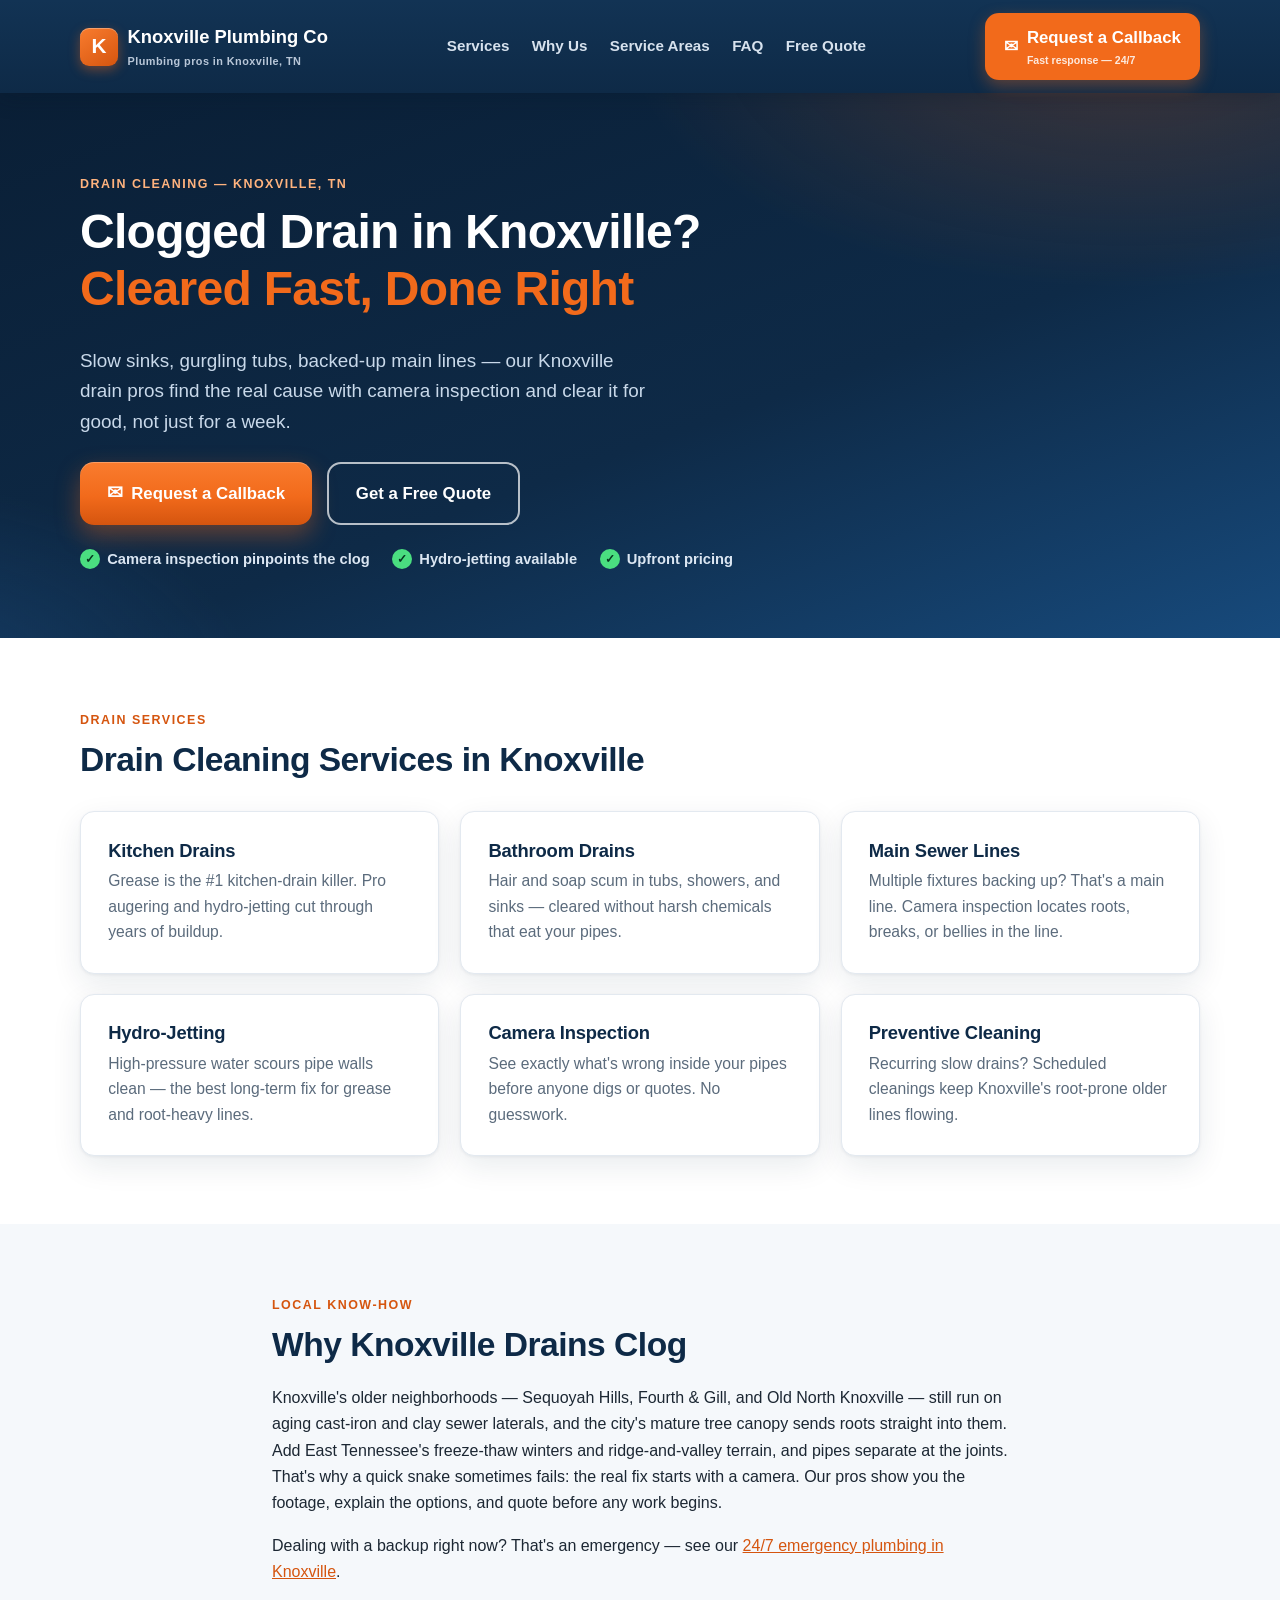
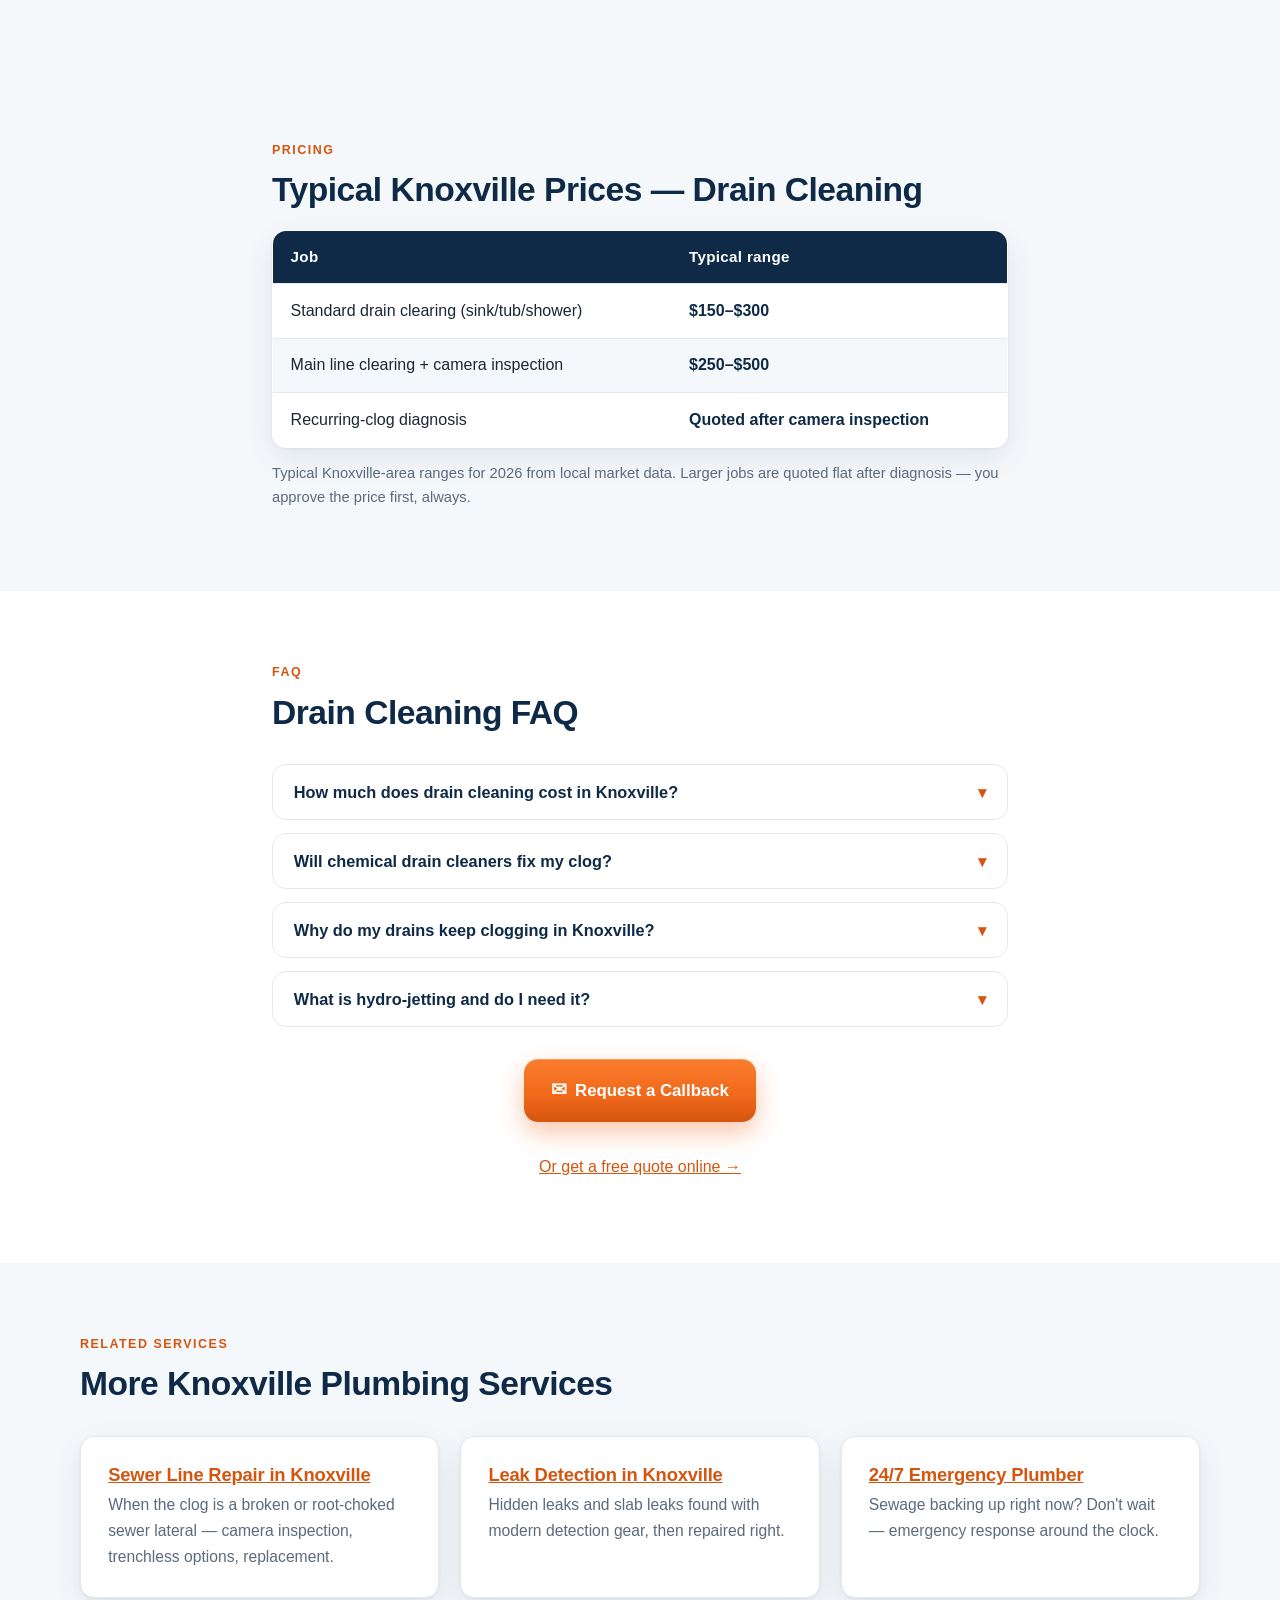
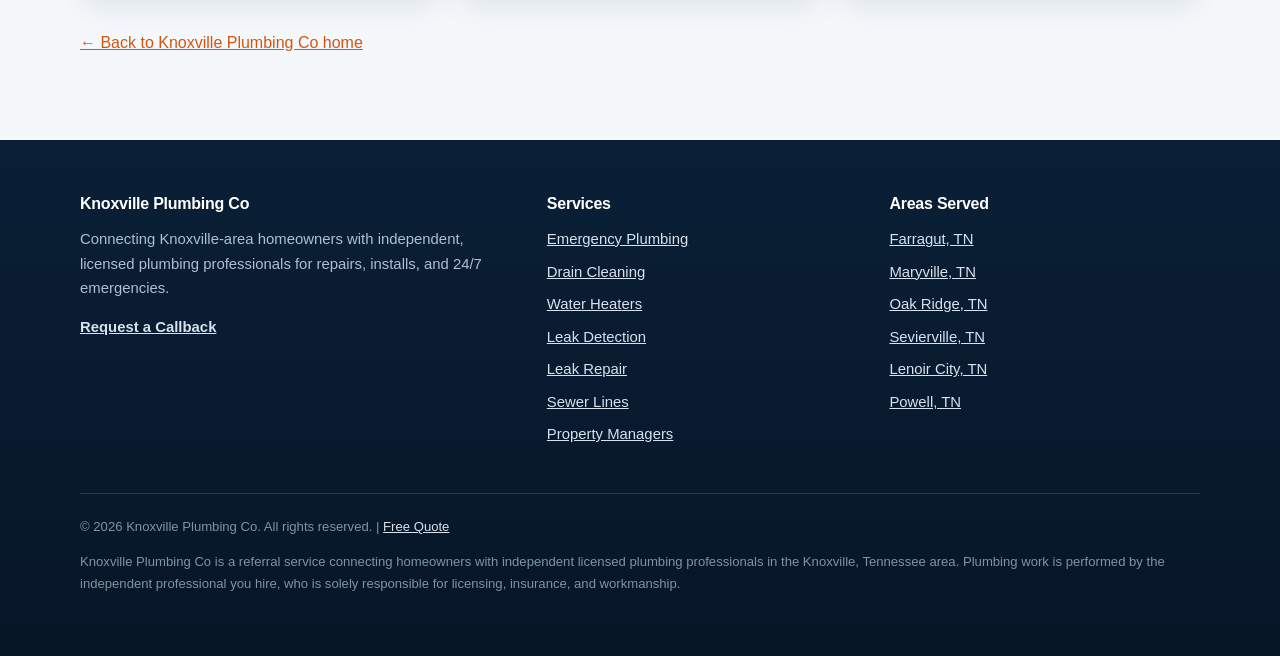
<file: services/drain-cleaning.html>
<!DOCTYPE html>
<html lang="en">
<head>
<meta charset="UTF-8">
<meta name="viewport" content="width=device-width, initial-scale=1.0">
<title>Drain Cleaning in Knoxville, TN | Knoxville Plumbing Co</title>
<meta name="description" content="Clogged drain in Knoxville? Our local pros clear kitchen, bath & main-line clogs fast — camera inspection, hydro-jetting, upfront pricing. Request a callback.">
<link rel="canonical" href="https://knoxvilleplumbingco.com/services/drain-cleaning.html">
<meta property="og:title" content="Drain Cleaning in Knoxville, TN | Knoxville Plumbing Co">
<meta property="og:description" content="Slow or clogged drains in Knoxville? Camera inspection, hydro-jetting & fast clog removal. Request a callback.">
<meta property="og:type" content="website">
<meta property="og:url" content="https://knoxvilleplumbingco.com/services/drain-cleaning.html">
<meta property="og:image" content="https://knoxvilleplumbingco.com/assets/img/og-cover.jpg">
<meta name="twitter:card" content="summary_large_image">
<meta name="twitter:title" content="Drain Cleaning in Knoxville, TN | Knoxville Plumbing Co">
<meta name="twitter:description" content="Slow or clogged drains in Knoxville? Camera inspection, hydro-jetting & fast clog removal. Request a callback.">
<meta name="twitter:image" content="https://knoxvilleplumbingco.com/assets/img/og-cover.jpg">
<link rel="stylesheet" href="/assets/css/style.css">
<link rel="icon" href="data:image/svg+xml,<svg xmlns='http://www.w3.org/2000/svg' viewBox='0 0 100 100'><rect width='100' height='100' rx='20' fill='%23f26a1b'/><text x='50' y='68' font-size='52' text-anchor='middle' fill='white' font-family='Arial' font-weight='bold'>K</text></svg>">
<script type="application/ld+json">
{
  "@context": "https://schema.org",
  "@type": "Plumber",
  "name": "Knoxville Plumbing Co — Drain Cleaning",
  "description": "Drain cleaning in Knoxville, TN: clogged drains, hydro-jetting, camera inspection, main-line clearing.",
  "url": "https://knoxvilleplumbingco.com/services/drain-cleaning.html",
  "areaServed": {"@type": "City", "name": "Knoxville"},
  "openingHours": "Mo-Su 00:00-23:59",
  "priceRange": "$$"
}
</script>
<script type="application/ld+json">
{
  "@context": "https://schema.org",
  "@type": "FAQPage",
  "mainEntity": [
    {
      "@type": "Question",
      "name": "How much does drain cleaning cost in Knoxville?",
      "acceptedAnswer": {"@type": "Answer", "text": "Simple sink or tub clogs in Knoxville typically run $150–$300; main-line clearing with a camera inspection usually runs $250–$500. You'll always approve the price before work starts."}
    },
    {
      "@type": "Question",
      "name": "Will chemical drain cleaners fix my clog?",
      "acceptedAnswer": {"@type": "Answer", "text": "Usually not — and they can damage pipes and create hazards for whoever works on the drain next. Mechanical clearing or hydro-jetting solves the actual blockage."}
    },
    {
      "@type": "Question",
      "name": "Why do my drains keep clogging in Knoxville?",
      "acceptedAnswer": {"@type": "Answer", "text": "Tree roots invading older clay or cast-iron sewer laterals are a top cause in Knoxville's older neighborhoods, along with grease buildup in kitchen lines. A camera inspection finds the real reason."}
    },
    {
      "@type": "Question",
      "name": "What is hydro-jetting and do I need it?",
      "acceptedAnswer": {"@type": "Answer", "text": "Hydro-jetting uses high-pressure water to scour the inside of the pipe — it's the best fix for grease, sludge, and root-heavy lines. A pro can tell you whether a standard auger or a jetting is right for your clog."}
    }
  ]
}
</script>
</head>
<body>

<header class="site-header">
  <div class="container header-inner">
    <a class="brand" href="/" aria-label="Knoxville Plumbing Co — home">
      <span class="brand-mark">K</span>
      <span>Knoxville Plumbing Co<small>Plumbing pros in Knoxville, TN</small></span>
    </a>
    <nav class="main-nav" id="mainNav" aria-label="Main navigation">
      <a href="/#services">Services</a>
      <a href="/#why-us">Why Us</a>
      <a href="/#areas">Service Areas</a>
      <a href="/#faq">FAQ</a>
      <a href="/#quote">Free Quote</a>
    </nav>
    <button class="nav-toggle" aria-label="Open menu" aria-expanded="false" aria-controls="mainNav">&#9776;</button>
    <a class="header-phone" href="/#quote"><span aria-hidden="true">&#9993;</span><span>Request a Callback<small>Fast response — 24/7</small></span></a>
  </div>
</header>

<main>
  <section class="hero">
    <div class="container">
      <p class="eyebrow" style="color:#ffb37e">Drain cleaning — Knoxville, TN</p>
      <h1>Clogged Drain in Knoxville? <span class="hl">Cleared Fast, Done Right</span></h1>
      <p class="sub">Slow sinks, gurgling tubs, backed-up main lines — our Knoxville drain pros find the real cause with camera inspection and clear it for good, not just for a week.</p>
      <div class="hero-ctas">
        <a class="btn btn-primary" href="/#quote"><span class="icon" aria-hidden="true">&#9993;</span> Request a Callback</a>
        <a class="btn btn-outline" href="/#quote">Get a Free Quote</a>
      </div>
      <ul class="hero-trust">
        <li><span class="tick">&#10003;</span> Camera inspection pinpoints the clog</li>
        <li><span class="tick">&#10003;</span> Hydro-jetting available</li>
        <li><span class="tick">&#10003;</span> Upfront pricing</li>
      </ul>
    </div>
  </section>

  <section>
    <div class="container">
      <span class="eyebrow">Drain services</span>
      <h2>Drain Cleaning Services in Knoxville</h2>
      <div class="grid grid-3 mt-2">
        <div class="card"><h3>Kitchen Drains</h3><p>Grease is the #1 kitchen-drain killer. Pro augering and hydro-jetting cut through years of buildup.</p></div>
        <div class="card"><h3>Bathroom Drains</h3><p>Hair and soap scum in tubs, showers, and sinks — cleared without harsh chemicals that eat your pipes.</p></div>
        <div class="card"><h3>Main Sewer Lines</h3><p>Multiple fixtures backing up? That's a main line. Camera inspection locates roots, breaks, or bellies in the line.</p></div>
        <div class="card"><h3>Hydro-Jetting</h3><p>High-pressure water scours pipe walls clean — the best long-term fix for grease and root-heavy lines.</p></div>
        <div class="card"><h3>Camera Inspection</h3><p>See exactly what's wrong inside your pipes before anyone digs or quotes. No guesswork.</p></div>
        <div class="card"><h3>Preventive Cleaning</h3><p>Recurring slow drains? Scheduled cleanings keep Knoxville's root-prone older lines flowing.</p></div>
      </div>
    </div>
  </section>

  <section class="section-soft">
    <div class="container" style="max-width: 46rem;">
      <span class="eyebrow">Local know-how</span>
      <h2>Why Knoxville Drains Clog</h2>
      <p>Knoxville's older neighborhoods — Sequoyah Hills, Fourth &amp; Gill, and Old North Knoxville — still run on aging cast-iron and clay sewer laterals, and the city's mature tree canopy sends roots straight into them. Add East Tennessee's freeze-thaw winters and ridge-and-valley terrain, and pipes separate at the joints. That's why a quick snake sometimes fails: the real fix starts with a camera. Our pros show you the footage, explain the options, and quote before any work begins.</p>
      <p>Dealing with a backup right now? That's an emergency — see our <a href="/services/emergency-plumbing.html">24/7 emergency plumbing in Knoxville</a>.</p>
    </div>
  </section>

  <section id="prices" class="section-soft">
    <div class="container" style="max-width: 46rem;">
      <span class="eyebrow">Pricing</span>
      <h2>Typical Knoxville Prices — Drain Cleaning</h2>
      <table class="price-table">
        <thead><tr><th scope="col">Job</th><th scope="col">Typical range</th></tr></thead>
        <tbody>
          <tr><td>Standard drain clearing (sink/tub/shower)</td><td>$150–$300</td></tr>
          <tr><td>Main line clearing + camera inspection</td><td>$250–$500</td></tr>
          <tr><td>Recurring-clog diagnosis</td><td>Quoted after camera inspection</td></tr>
        </tbody>
      </table>
      <p class="price-note">Typical Knoxville-area ranges for 2026 from local market data. Larger jobs are quoted flat after diagnosis — you approve the price first, always.</p>
    </div>
  </section>

  <section>
    <div class="container" style="max-width: 46rem;">
      <span class="eyebrow">FAQ</span>
      <h2>Drain Cleaning FAQ</h2>
      <div class="mt-2">
        <div class="faq-item">
          <button class="faq-q" aria-expanded="false">How much does drain cleaning cost in Knoxville?<span class="chev" aria-hidden="true">&#9662;</span></button>
          <div class="faq-a"><p>Simple sink or tub clogs in Knoxville typically run $150–$300; main-line clearing with a camera inspection usually runs $250–$500. You'll always approve the price before work starts.</p></div>
        </div>
        <div class="faq-item">
          <button class="faq-q" aria-expanded="false">Will chemical drain cleaners fix my clog?<span class="chev" aria-hidden="true">&#9662;</span></button>
          <div class="faq-a"><p>Usually not — and they can damage pipes and create hazards for whoever works on the drain next. Mechanical clearing or hydro-jetting solves the actual blockage.</p></div>
        </div>
        <div class="faq-item">
          <button class="faq-q" aria-expanded="false">Why do my drains keep clogging in Knoxville?<span class="chev" aria-hidden="true">&#9662;</span></button>
          <div class="faq-a"><p>Tree roots invading older clay or cast-iron sewer laterals are a top cause in Knoxville's older neighborhoods, along with grease buildup in kitchen lines. A camera inspection finds the real reason.</p></div>
        </div>
        <div class="faq-item">
          <button class="faq-q" aria-expanded="false">What is hydro-jetting and do I need it?<span class="chev" aria-hidden="true">&#9662;</span></button>
          <div class="faq-a"><p>Hydro-jetting uses high-pressure water to scour the inside of the pipe — it's the best fix for grease, sludge, and root-heavy lines. A pro can tell you whether a standard auger or a jetting is right for your clog.</p></div>
        </div>
      </div>
      <div class="text-center mt-2">
        <a class="btn btn-primary" href="/#quote"><span class="icon" aria-hidden="true">&#9993;</span> Request a Callback</a>
        <p class="mt-2"><a href="/#quote">Or get a free quote online &rarr;</a></p>
      </div>
    </div>
  </section>

  <section class="section-soft">
    <div class="container">
      <span class="eyebrow">Related services</span>
      <h2>More Knoxville Plumbing Services</h2>
      <div class="grid grid-3 mt-2">
        <div class="card"><h3><a href="/services/sewer-line-repair.html">Sewer Line Repair in Knoxville</a></h3><p>When the clog is a broken or root-choked sewer lateral — camera inspection, trenchless options, replacement.</p></div>
        <div class="card"><h3><a href="/services/leak-detection.html">Leak Detection in Knoxville</a></h3><p>Hidden leaks and slab leaks found with modern detection gear, then repaired right.</p></div>
        <div class="card"><h3><a href="/services/emergency-plumbing.html">24/7 Emergency Plumber</a></h3><p>Sewage backing up right now? Don't wait — emergency response around the clock.</p></div>
      </div>
      <p class="mt-2"><a href="/">← Back to Knoxville Plumbing Co home</a></p>
    </div>
  </section>
</main>

<footer class="site-footer">
  <div class="container">
    <div class="footer-grid">
      <div>
        <h2 class="fh">Knoxville Plumbing Co</h2>
        <p>Connecting Knoxville-area homeowners with independent, licensed plumbing professionals for repairs, installs, and 24/7 emergencies.</p>
        <p><a href="/#quote"><strong>Request a Callback</strong></a></p>
      </div>
      <div>
        <h2 class="fh">Services</h2>
        <ul>
          <li><a href="/services/emergency-plumbing.html">Emergency Plumbing</a></li>
          <li><a href="/services/drain-cleaning.html">Drain Cleaning</a></li>
          <li><a href="/services/water-heater-repair-installation.html">Water Heaters</a></li>
          <li><a href="/services/leak-detection.html">Leak Detection</a></li>
          <li><a href="/services/leak-repair.html">Leak Repair</a></li>
          <li><a href="/services/sewer-line-repair.html">Sewer Lines</a></li>
          <li><a href="/property-managers.html">Property Managers</a></li>
        </ul>
      </div>
      <div>
        <h2 class="fh">Areas Served</h2>
        <ul>
          <li><a href="/areas/farragut.html">Farragut, TN</a></li>
          <li><a href="/areas/maryville.html">Maryville, TN</a></li>
          <li><a href="/areas/oak-ridge.html">Oak Ridge, TN</a></li>
          <li><a href="/areas/sevierville.html">Sevierville, TN</a></li>
          <li><a href="/areas/lenoir-city.html">Lenoir City, TN</a></li>
          <li><a href="/areas/powell.html">Powell, TN</a></li>
        </ul>
      </div>
    </div>
    <div class="footer-bottom">
      <p>&copy; <span data-year>2026</span> Knoxville Plumbing Co. All rights reserved. | <a href="/#quote">Free Quote</a></p>
      <p>Knoxville Plumbing Co is a referral service connecting homeowners with independent licensed plumbing professionals in the Knoxville, Tennessee area. Plumbing work is performed by the independent professional you hire, who is solely responsible for licensing, insurance, and workmanship.</p>
    </div>
  </div>
</footer>

<div class="callbar" role="navigation" aria-label="Quick contact">
  <a class="call-now" href="/#quote">Request a Callback</a>
  <a class="get-quote" href="/#quote">Free Quote</a>
</div>

<script src="/assets/js/main.js" defer></script>
</body>
</html>
</file>
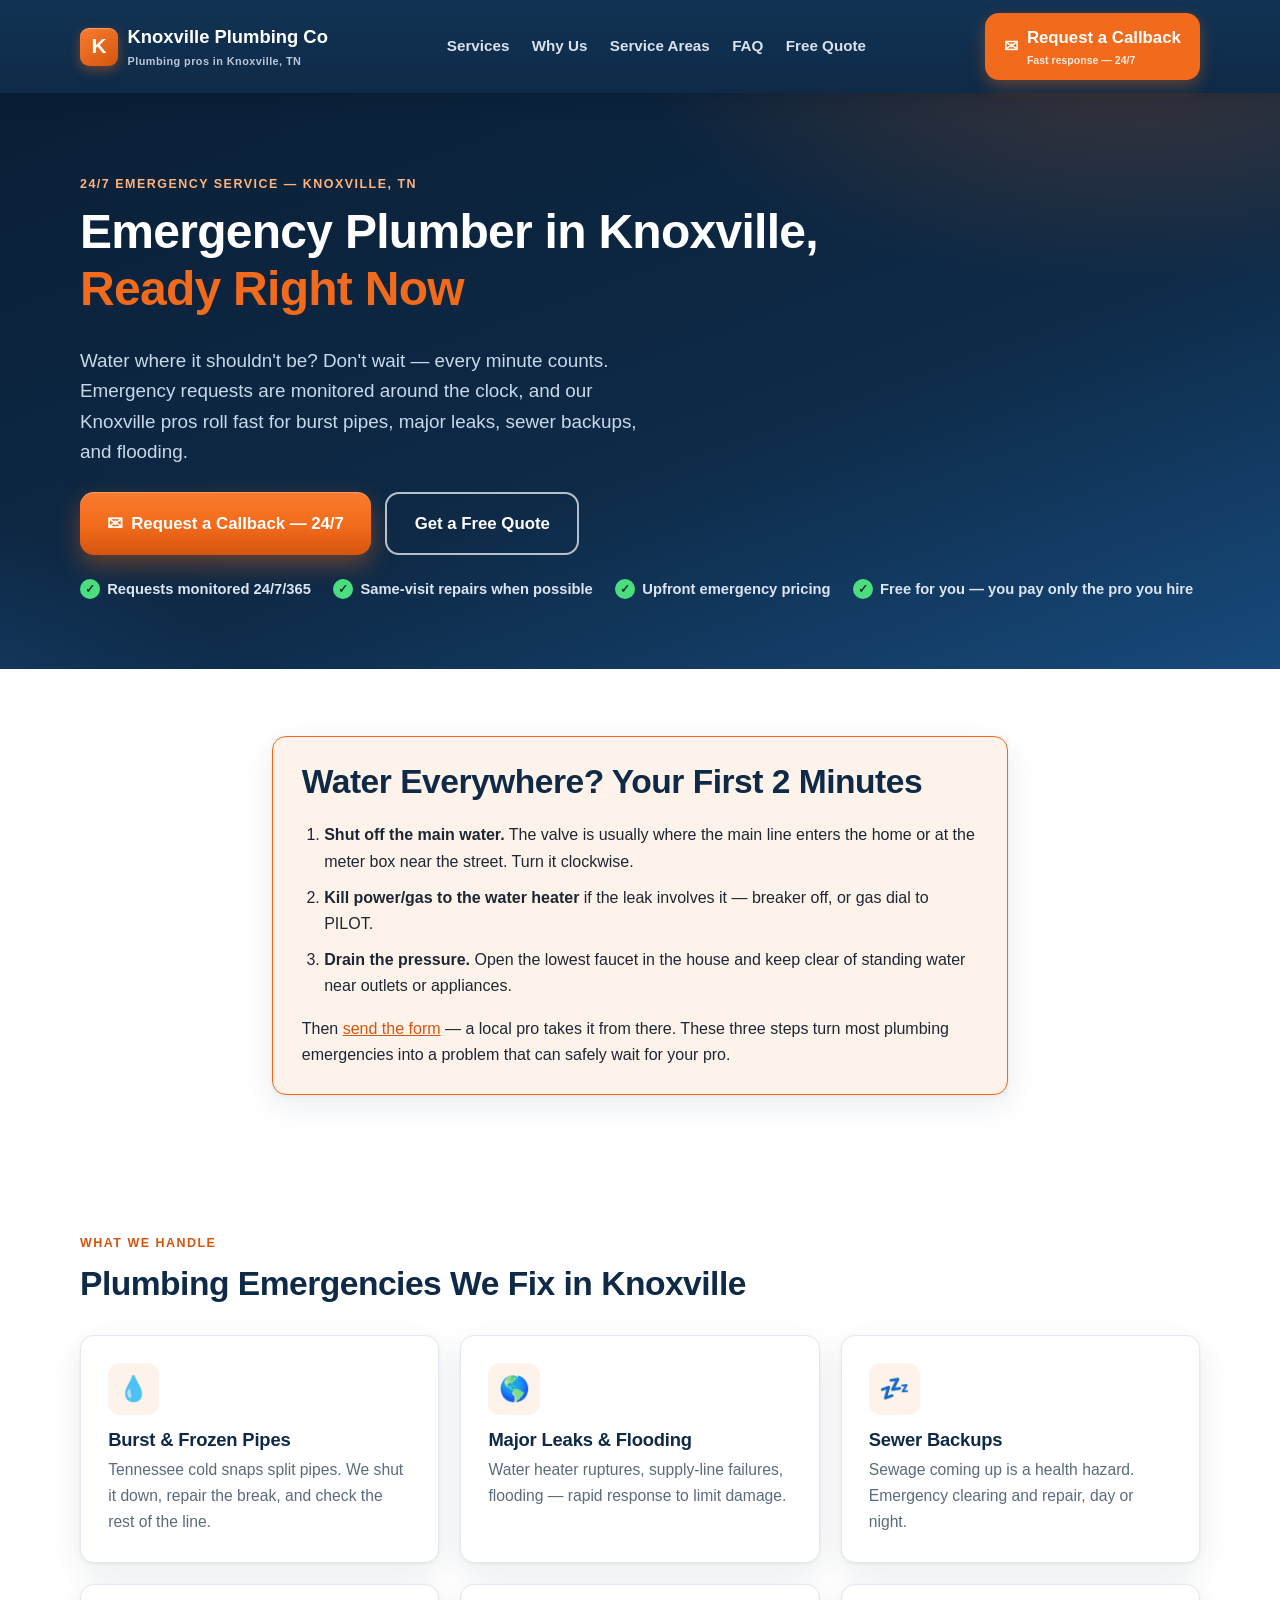
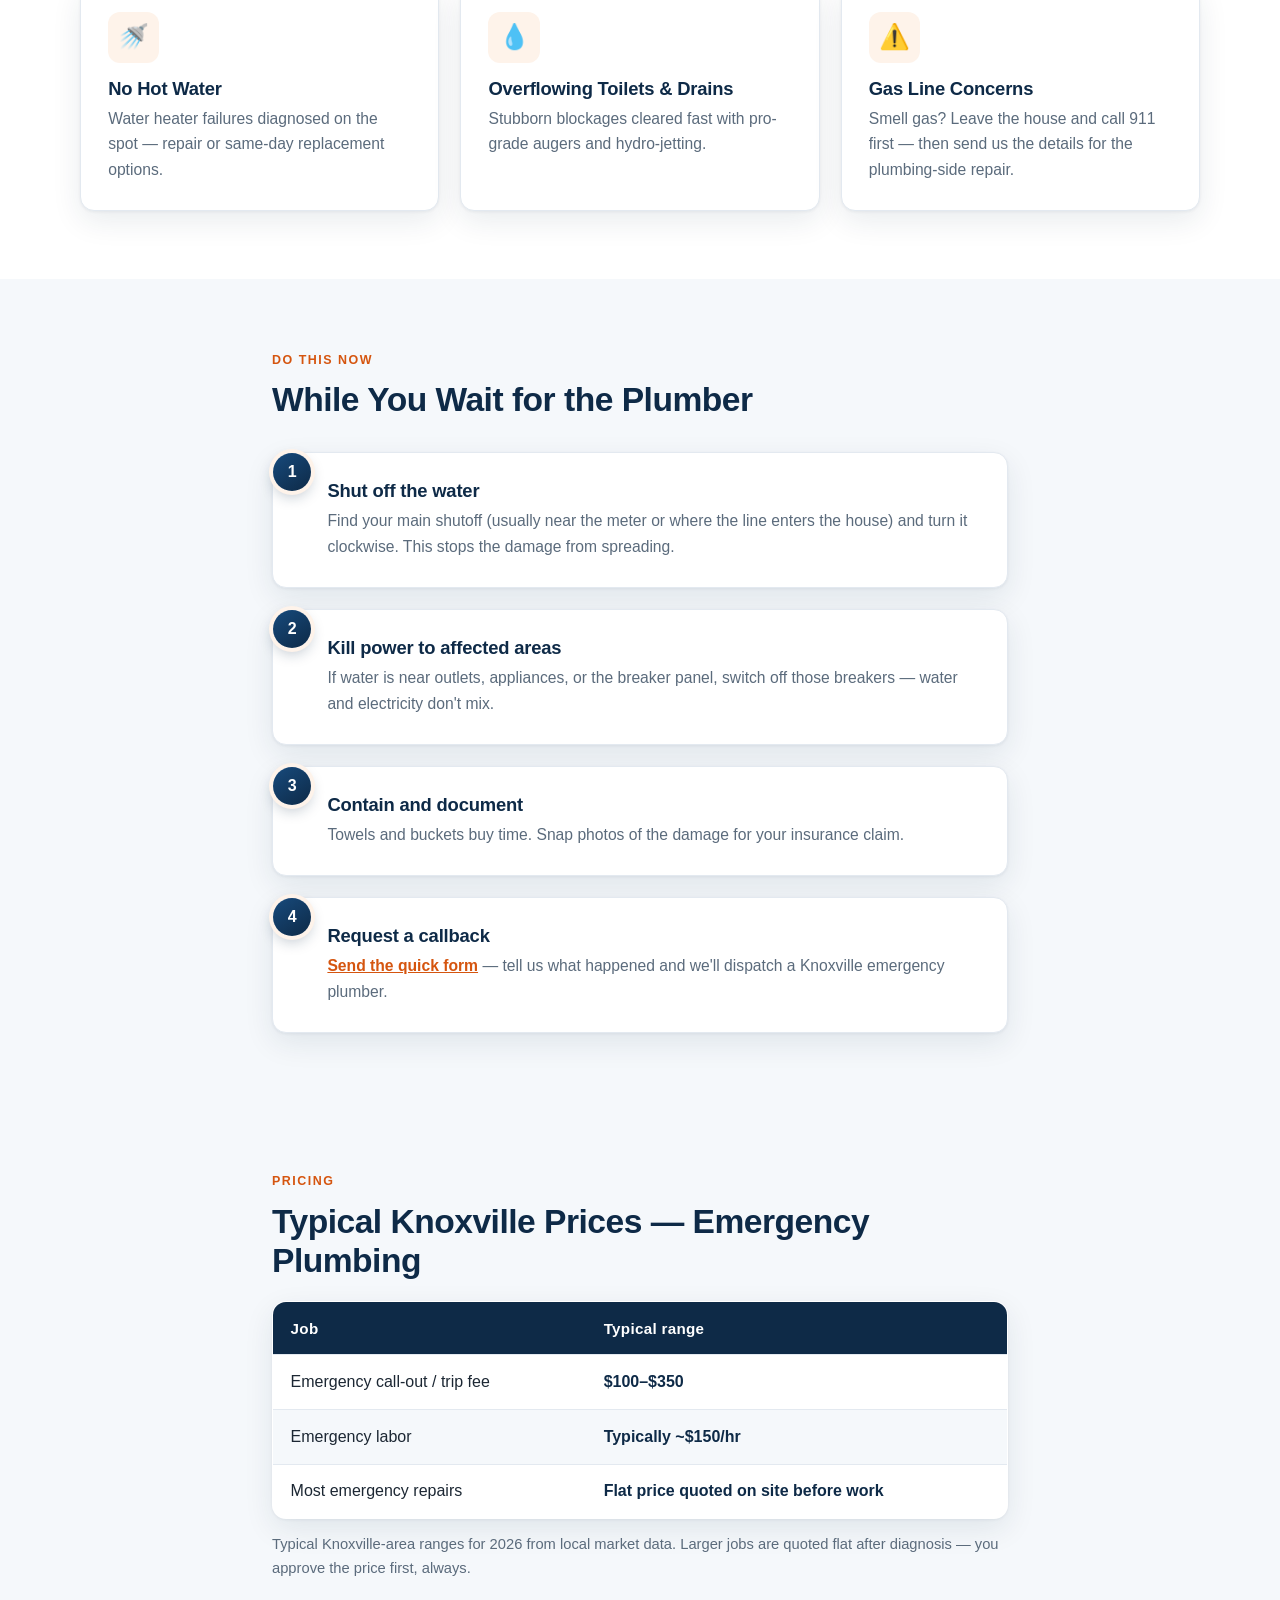
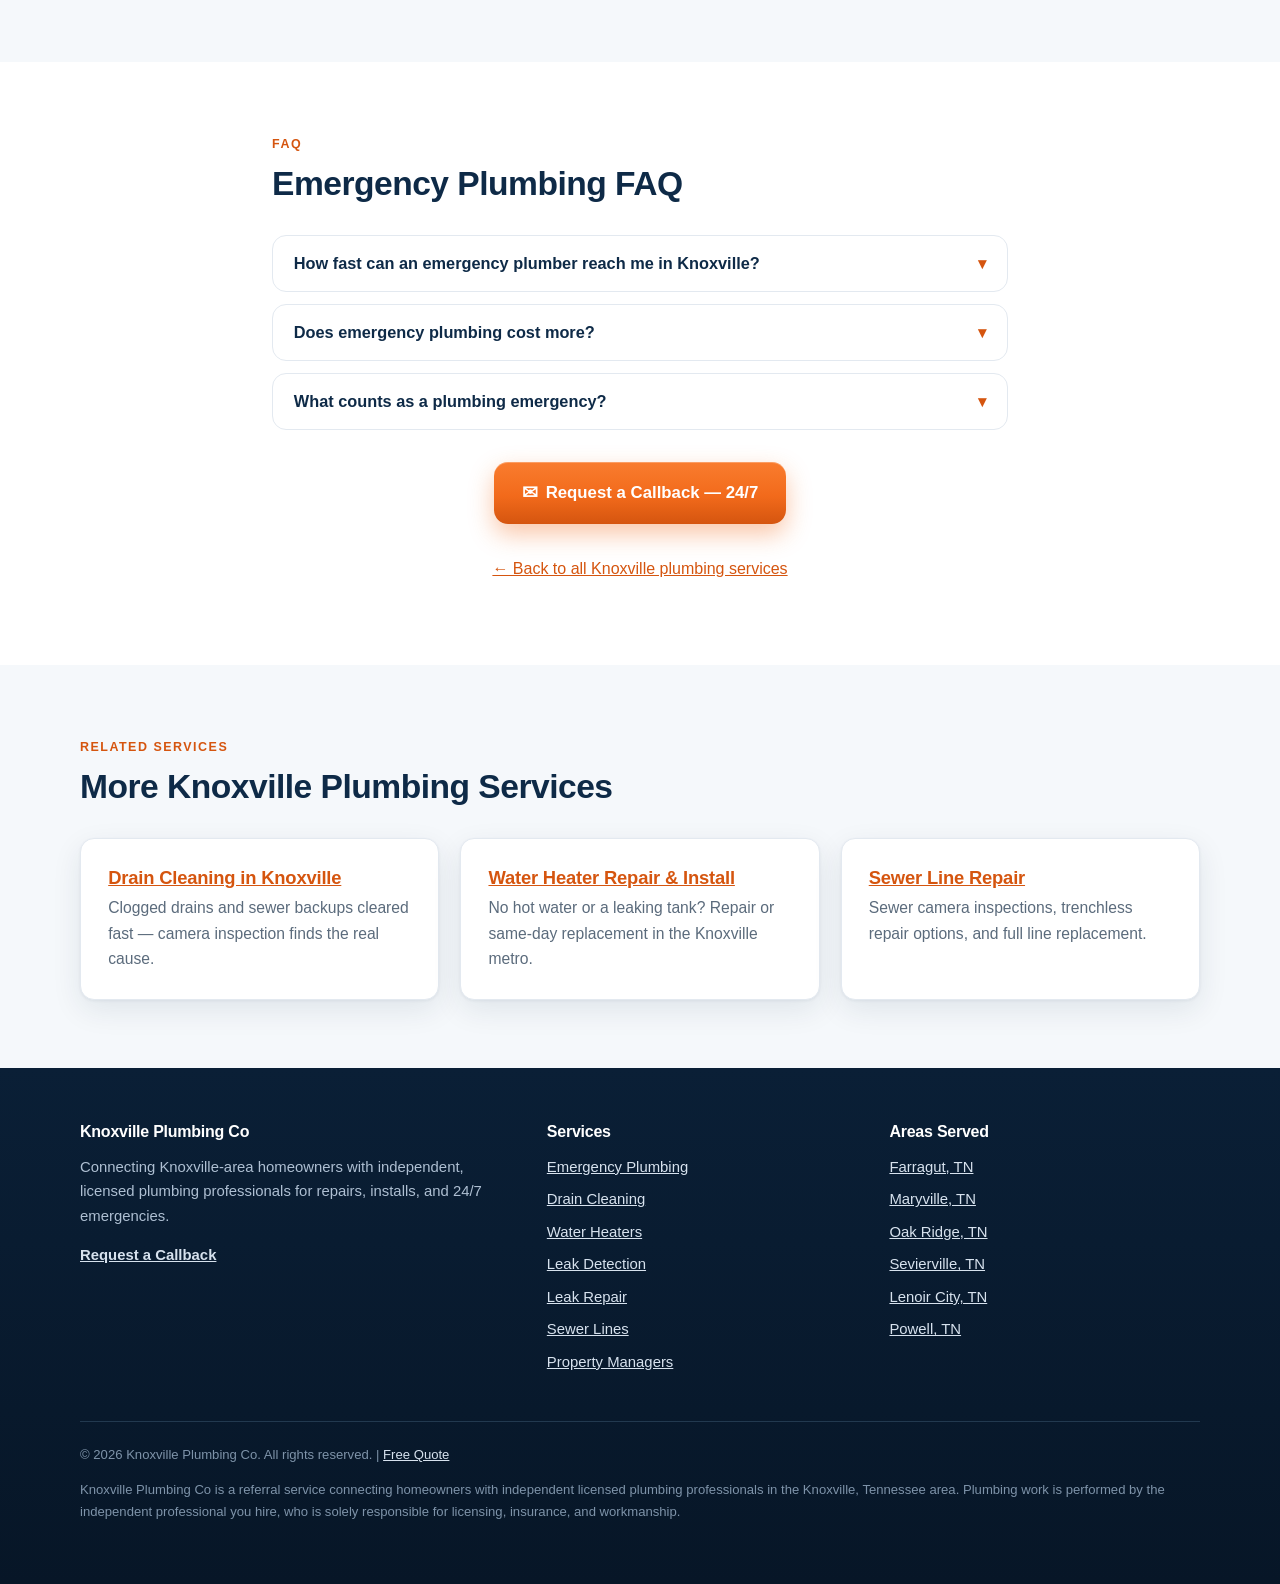
<file: services/emergency-plumbing.html>
<!DOCTYPE html>
<html lang="en">
<head>
<meta charset="UTF-8">
<meta name="viewport" content="width=device-width, initial-scale=1.0">
<title>Emergency Plumber in Knoxville, TN — 24/7 | Knoxville Plumbing Co</title>
<meta name="description" content="Emergency plumber in Knoxville, TN available 24/7. Burst pipes, major leaks, sewer backups — fast response, upfront pricing. Request a callback.">
<link rel="canonical" href="https://knoxvilleplumbingco.com/services/emergency-plumbing.html">
<meta property="og:title" content="Emergency Plumber in Knoxville, TN — 24/7 | Knoxville Plumbing Co">
<meta property="og:description" content="Burst pipe? Flooding? Our Knoxville emergency plumbers respond 24/7. Request a callback.">
<meta property="og:type" content="website">
<meta property="og:url" content="https://knoxvilleplumbingco.com/services/emergency-plumbing.html">
<meta property="og:image" content="https://knoxvilleplumbingco.com/assets/img/og-cover.jpg">
<meta name="twitter:card" content="summary_large_image">
<meta name="twitter:title" content="Emergency Plumber in Knoxville, TN — 24/7 | Knoxville Plumbing Co">
<meta name="twitter:description" content="Burst pipe? Flooding? Our Knoxville emergency plumbers respond 24/7. Request a callback.">
<meta name="twitter:image" content="https://knoxvilleplumbingco.com/assets/img/og-cover.jpg">
<link rel="stylesheet" href="/assets/css/style.css">
<link rel="icon" href="data:image/svg+xml,<svg xmlns='http://www.w3.org/2000/svg' viewBox='0 0 100 100'><rect width='100' height='100' rx='20' fill='%23f26a1b'/><text x='50' y='68' font-size='52' text-anchor='middle' fill='white' font-family='Arial' font-weight='bold'>K</text></svg>">
<script type="application/ld+json">
{
  "@context": "https://schema.org",
  "@type": "Plumber",
  "name": "Knoxville Plumbing Co — Emergency Plumbing",
  "description": "24/7 emergency plumbing response in Knoxville, TN: burst pipes, major leaks, sewer backups, no hot water.",
  "url": "https://knoxvilleplumbingco.com/services/emergency-plumbing.html",
  "areaServed": {"@type": "City", "name": "Knoxville"},
  "openingHours": "Mo-Su 00:00-23:59",
  "priceRange": "$$"
}
</script>
<script type="application/ld+json">
{
  "@context": "https://schema.org",
  "@type": "FAQPage",
  "mainEntity": [
    {
      "@type": "Question",
      "name": "How fast can an emergency plumber reach me in Knoxville?",
      "acceptedAnswer": {"@type": "Answer", "text": "Response times vary by time and demand, but emergency requests are prioritized — many Knoxville emergencies see a pro within 1–3 hours. Request a callback for a real ETA right now."}
    },
    {
      "@type": "Question",
      "name": "Does emergency plumbing cost more?",
      "acceptedAnswer": {"@type": "Answer", "text": "After-hours work typically carries an emergency dispatch fee on top of the repair. You'll always approve the total price before work begins — no surprises."}
    },
    {
      "@type": "Question",
      "name": "What counts as a plumbing emergency?",
      "acceptedAnswer": {"@type": "Answer", "text": "Anything causing active water damage, sewage exposure, or leaving you without water: burst pipes, major leaks, sewer backups, water heater ruptures. A dripping faucet can wait; a flooded laundry room can't."}
    }
  ]
}
</script>
</head>
<body>

<header class="site-header">
  <div class="container header-inner">
    <a class="brand" href="/" aria-label="Knoxville Plumbing Co — home">
      <span class="brand-mark">K</span>
      <span>Knoxville Plumbing Co<small>Plumbing pros in Knoxville, TN</small></span>
    </a>
    <nav class="main-nav" id="mainNav" aria-label="Main navigation">
      <a href="/#services">Services</a>
      <a href="/#why-us">Why Us</a>
      <a href="/#areas">Service Areas</a>
      <a href="/#faq">FAQ</a>
      <a href="/#quote">Free Quote</a>
    </nav>
    <button class="nav-toggle" aria-label="Open menu" aria-expanded="false" aria-controls="mainNav">&#9776;</button>
    <a class="header-phone" href="/#quote"><span aria-hidden="true">&#9993;</span><span>Request a Callback<small>Fast response — 24/7</small></span></a>
  </div>
</header>

<main>
  <section class="hero">
    <div class="container">
      <p class="eyebrow" style="color:#ffb37e">24/7 Emergency Service — Knoxville, TN</p>
      <h1>Emergency Plumber in Knoxville, <span class="hl">Ready Right Now</span></h1>
      <p class="sub">Water where it shouldn't be? Don't wait — every minute counts. Emergency requests are monitored around the clock, and our Knoxville pros roll fast for burst pipes, major leaks, sewer backups, and flooding.</p>
      <div class="hero-ctas">
        <a class="btn btn-primary" href="/#quote"><span class="icon" aria-hidden="true">&#9993;</span> Request a Callback — 24/7</a>
        <a class="btn btn-outline" href="/#quote">Get a Free Quote</a>
      </div>
      <ul class="hero-trust">
        <li><span class="tick">&#10003;</span> Requests monitored 24/7/365</li>
        <li><span class="tick">&#10003;</span> Same-visit repairs when possible</li>
        <li><span class="tick">&#10003;</span> Upfront emergency pricing</li>
        <li><span class="tick">&#10003;</span> Free for you — you pay only the pro you hire</li>
      </ul>
    </div>
  </section>

  <section>
    <div class="container" style="max-width: 46rem;">
      <div class="triage-card">
        <h2>Water Everywhere? Your First 2 Minutes</h2>
        <ol class="triage-steps">
          <li><strong>Shut off the main water.</strong> The valve is usually where the main line enters the home or at the meter box near the street. Turn it clockwise.</li>
          <li><strong>Kill power/gas to the water heater</strong> if the leak involves it — breaker off, or gas dial to PILOT.</li>
          <li><strong>Drain the pressure.</strong> Open the lowest faucet in the house and keep clear of standing water near outlets or appliances.</li>
        </ol>
        <p>Then <a href="/#quote">send the form</a> — a local pro takes it from there. These three steps turn most plumbing emergencies into a problem that can safely wait for your pro.</p>
      </div>
    </div>
  </section>

  <section>
    <div class="container">
      <span class="eyebrow">What we handle</span>
      <h2>Plumbing Emergencies We Fix in Knoxville</h2>
      <div class="grid grid-3 mt-2">
        <div class="card"><div class="card-icon" aria-hidden="true">&#128167;</div><h3>Burst &amp; Frozen Pipes</h3><p>Tennessee cold snaps split pipes. We shut it down, repair the break, and check the rest of the line.</p></div>
        <div class="card"><div class="card-icon" aria-hidden="true">&#127758;</div><h3>Major Leaks &amp; Flooding</h3><p>Water heater ruptures, supply-line failures, flooding — rapid response to limit damage.</p></div>
        <div class="card"><div class="card-icon" aria-hidden="true">&#128164;</div><h3>Sewer Backups</h3><p>Sewage coming up is a health hazard. Emergency clearing and repair, day or night.</p></div>
        <div class="card"><div class="card-icon" aria-hidden="true">&#128703;</div><h3>No Hot Water</h3><p>Water heater failures diagnosed on the spot — repair or same-day replacement options.</p></div>
        <div class="card"><div class="card-icon" aria-hidden="true">&#128167;</div><h3>Overflowing Toilets &amp; Drains</h3><p>Stubborn blockages cleared fast with pro-grade augers and hydro-jetting.</p></div>
        <div class="card"><div class="card-icon" aria-hidden="true">&#9888;&#65039;</div><h3>Gas Line Concerns</h3><p>Smell gas? Leave the house and call 911 first — then send us the details for the plumbing-side repair.</p></div>
      </div>
    </div>
  </section>

  <section class="section-soft">
    <div class="container" style="max-width: 46rem;">
      <span class="eyebrow">Do this now</span>
      <h2>While You Wait for the Plumber</h2>
      <div class="grid steps mt-2" style="grid-template-columns: 1fr;">
        <div class="card step"><h3>Shut off the water</h3><p>Find your main shutoff (usually near the meter or where the line enters the house) and turn it clockwise. This stops the damage from spreading.</p></div>
        <div class="card step"><h3>Kill power to affected areas</h3><p>If water is near outlets, appliances, or the breaker panel, switch off those breakers — water and electricity don't mix.</p></div>
        <div class="card step"><h3>Contain and document</h3><p>Towels and buckets buy time. Snap photos of the damage for your insurance claim.</p></div>
        <div class="card step"><h3>Request a callback</h3><p><a href="/#quote"><strong>Send the quick form</strong></a> — tell us what happened and we'll dispatch a Knoxville emergency plumber.</p></div>
      </div>
    </div>
  </section>

  <section id="prices" class="section-soft">
    <div class="container" style="max-width: 46rem;">
      <span class="eyebrow">Pricing</span>
      <h2>Typical Knoxville Prices — Emergency Plumbing</h2>
      <table class="price-table">
        <thead><tr><th scope="col">Job</th><th scope="col">Typical range</th></tr></thead>
        <tbody>
          <tr><td>Emergency call-out / trip fee</td><td>$100–$350</td></tr>
          <tr><td>Emergency labor</td><td>Typically ~$150/hr</td></tr>
          <tr><td>Most emergency repairs</td><td>Flat price quoted on site before work</td></tr>
        </tbody>
      </table>
      <p class="price-note">Typical Knoxville-area ranges for 2026 from local market data. Larger jobs are quoted flat after diagnosis — you approve the price first, always.</p>
    </div>
  </section>

  <section>
    <div class="container" style="max-width: 46rem;">
      <span class="eyebrow">FAQ</span>
      <h2>Emergency Plumbing FAQ</h2>
      <div class="mt-2">
        <div class="faq-item">
          <button class="faq-q" aria-expanded="false">How fast can an emergency plumber reach me in Knoxville?<span class="chev" aria-hidden="true">&#9662;</span></button>
          <div class="faq-a"><p>Response times vary by time and demand, but emergency requests are prioritized — many Knoxville emergencies see a pro within 1–3 hours. Request a callback for a real ETA right now.</p></div>
        </div>
        <div class="faq-item">
          <button class="faq-q" aria-expanded="false">Does emergency plumbing cost more?<span class="chev" aria-hidden="true">&#9662;</span></button>
          <div class="faq-a"><p>After-hours work typically carries an emergency dispatch fee on top of the repair. You'll always approve the total price before work begins — no surprises.</p></div>
        </div>
        <div class="faq-item">
          <button class="faq-q" aria-expanded="false">What counts as a plumbing emergency?<span class="chev" aria-hidden="true">&#9662;</span></button>
          <div class="faq-a"><p>Anything causing active water damage, sewage exposure, or leaving you without water: burst pipes, major leaks, sewer backups, water heater ruptures. A dripping faucet can wait; a flooded laundry room can't.</p></div>
        </div>
      </div>
      <div class="text-center mt-2">
        <a class="btn btn-primary" href="/#quote"><span class="icon" aria-hidden="true">&#9993;</span> Request a Callback — 24/7</a>
        <p class="mt-2"><a href="/">← Back to all Knoxville plumbing services</a></p>
      </div>
    </div>
  </section>

  <section class="section-soft">
    <div class="container">
      <span class="eyebrow">Related services</span>
      <h2>More Knoxville Plumbing Services</h2>
      <div class="grid grid-3 mt-2">
        <div class="card"><h3><a href="/services/drain-cleaning.html">Drain Cleaning in Knoxville</a></h3><p>Clogged drains and sewer backups cleared fast — camera inspection finds the real cause.</p></div>
        <div class="card"><h3><a href="/services/water-heater-repair-installation.html">Water Heater Repair &amp; Install</a></h3><p>No hot water or a leaking tank? Repair or same-day replacement in the Knoxville metro.</p></div>
        <div class="card"><h3><a href="/services/sewer-line-repair.html">Sewer Line Repair</a></h3><p>Sewer camera inspections, trenchless repair options, and full line replacement.</p></div>
      </div>
    </div>
  </section>
</main>

<footer class="site-footer">
  <div class="container">
    <div class="footer-grid">
      <div>
        <h2 class="fh">Knoxville Plumbing Co</h2>
        <p>Connecting Knoxville-area homeowners with independent, licensed plumbing professionals for repairs, installs, and 24/7 emergencies.</p>
        <p><a href="/#quote"><strong>Request a Callback</strong></a></p>
      </div>
      <div>
        <h2 class="fh">Services</h2>
        <ul>
          <li><a href="/services/emergency-plumbing.html">Emergency Plumbing</a></li>
          <li><a href="/services/drain-cleaning.html">Drain Cleaning</a></li>
          <li><a href="/services/water-heater-repair-installation.html">Water Heaters</a></li>
          <li><a href="/services/leak-detection.html">Leak Detection</a></li>
          <li><a href="/services/leak-repair.html">Leak Repair</a></li>
          <li><a href="/services/sewer-line-repair.html">Sewer Lines</a></li>
          <li><a href="/property-managers.html">Property Managers</a></li>
        </ul>
      </div>
      <div>
        <h2 class="fh">Areas Served</h2>
                <ul>
          <li><a href="/areas/farragut.html">Farragut, TN</a></li>
          <li><a href="/areas/maryville.html">Maryville, TN</a></li>
          <li><a href="/areas/oak-ridge.html">Oak Ridge, TN</a></li>
          <li><a href="/areas/sevierville.html">Sevierville, TN</a></li>
          <li><a href="/areas/lenoir-city.html">Lenoir City, TN</a></li>
          <li><a href="/areas/powell.html">Powell, TN</a></li>
        </ul>
      </div>
    </div>
    <div class="footer-bottom">
      <p>&copy; <span data-year>2026</span> Knoxville Plumbing Co. All rights reserved. | <a href="/#quote">Free Quote</a></p>
      <p>Knoxville Plumbing Co is a referral service connecting homeowners with independent licensed plumbing professionals in the Knoxville, Tennessee area. Plumbing work is performed by the independent professional you hire, who is solely responsible for licensing, insurance, and workmanship.</p>
    </div>
  </div>
</footer>

<div class="callbar" role="navigation" aria-label="Quick contact">
  <a class="call-now" href="/#quote">Request a Callback</a>
  <a class="get-quote" href="/#quote">Free Quote</a>
</div>

<script src="/assets/js/main.js" defer></script>
</body>
</html>
</file>
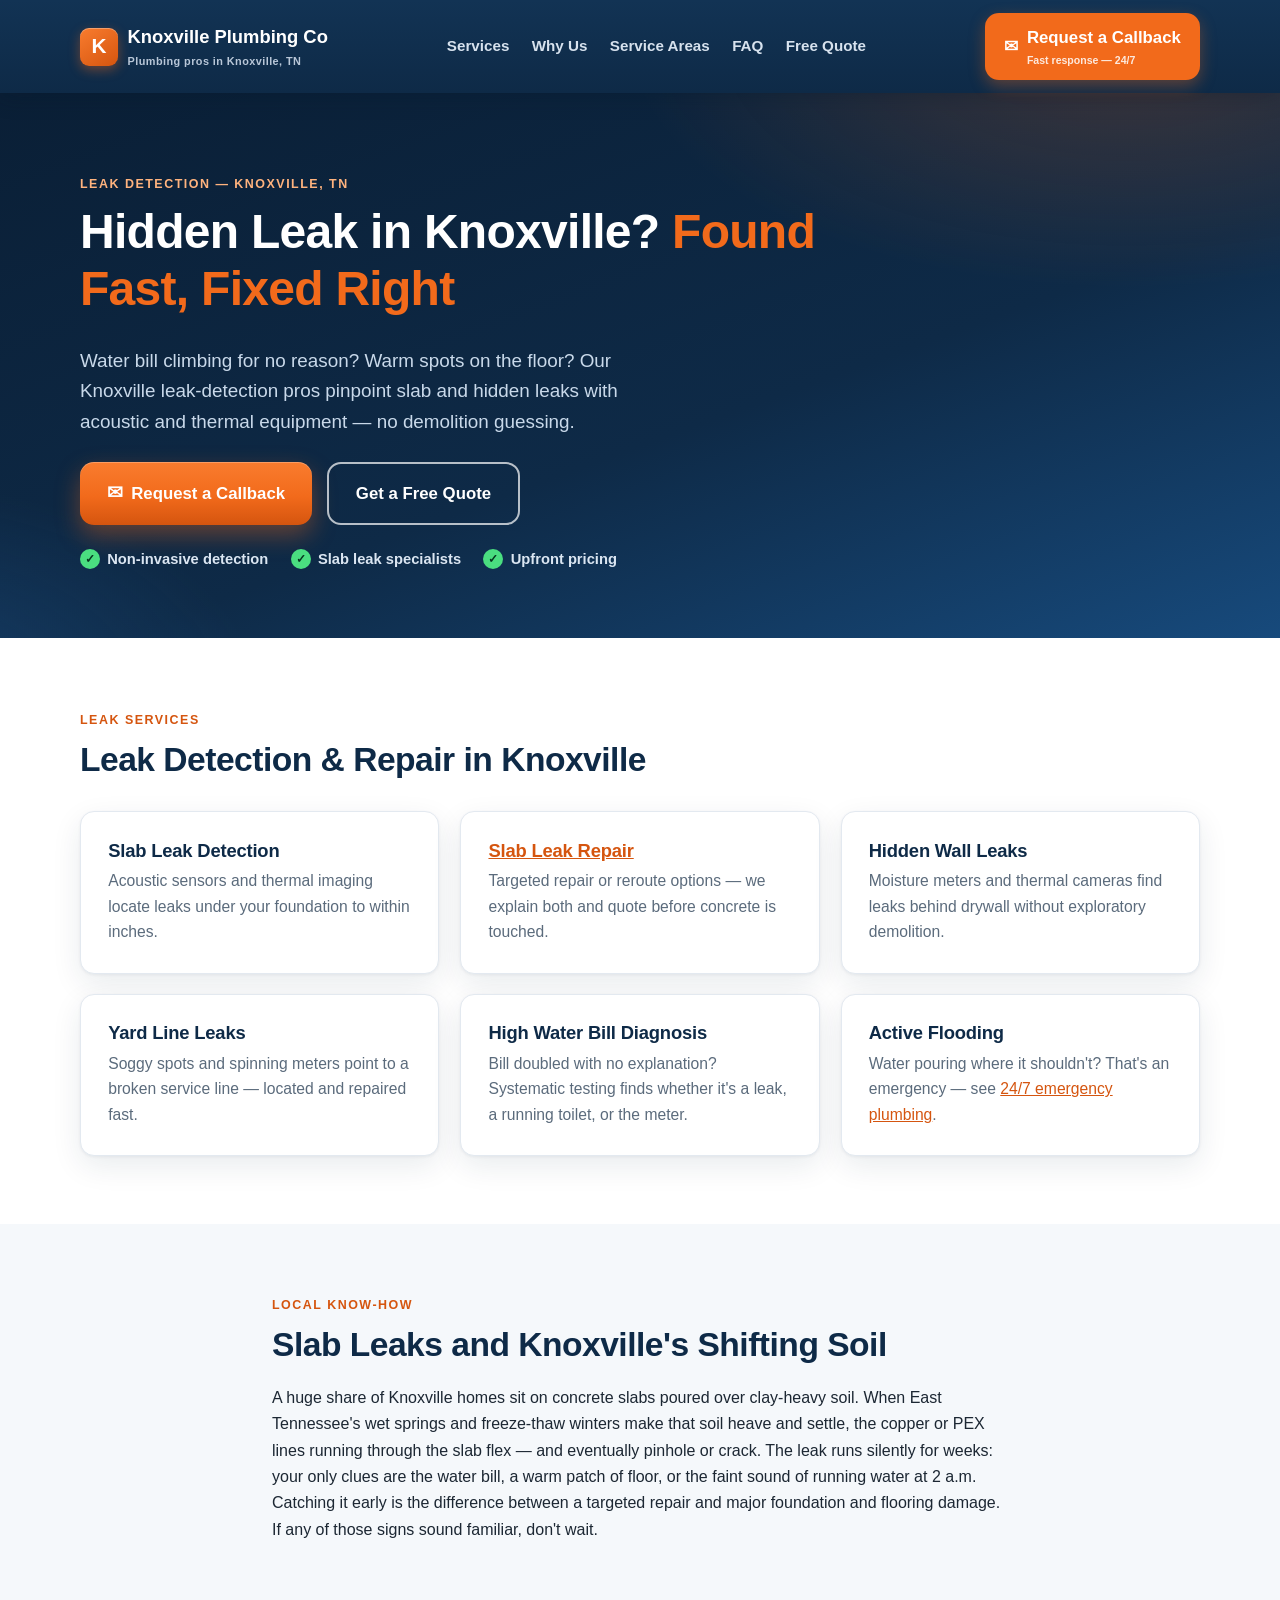
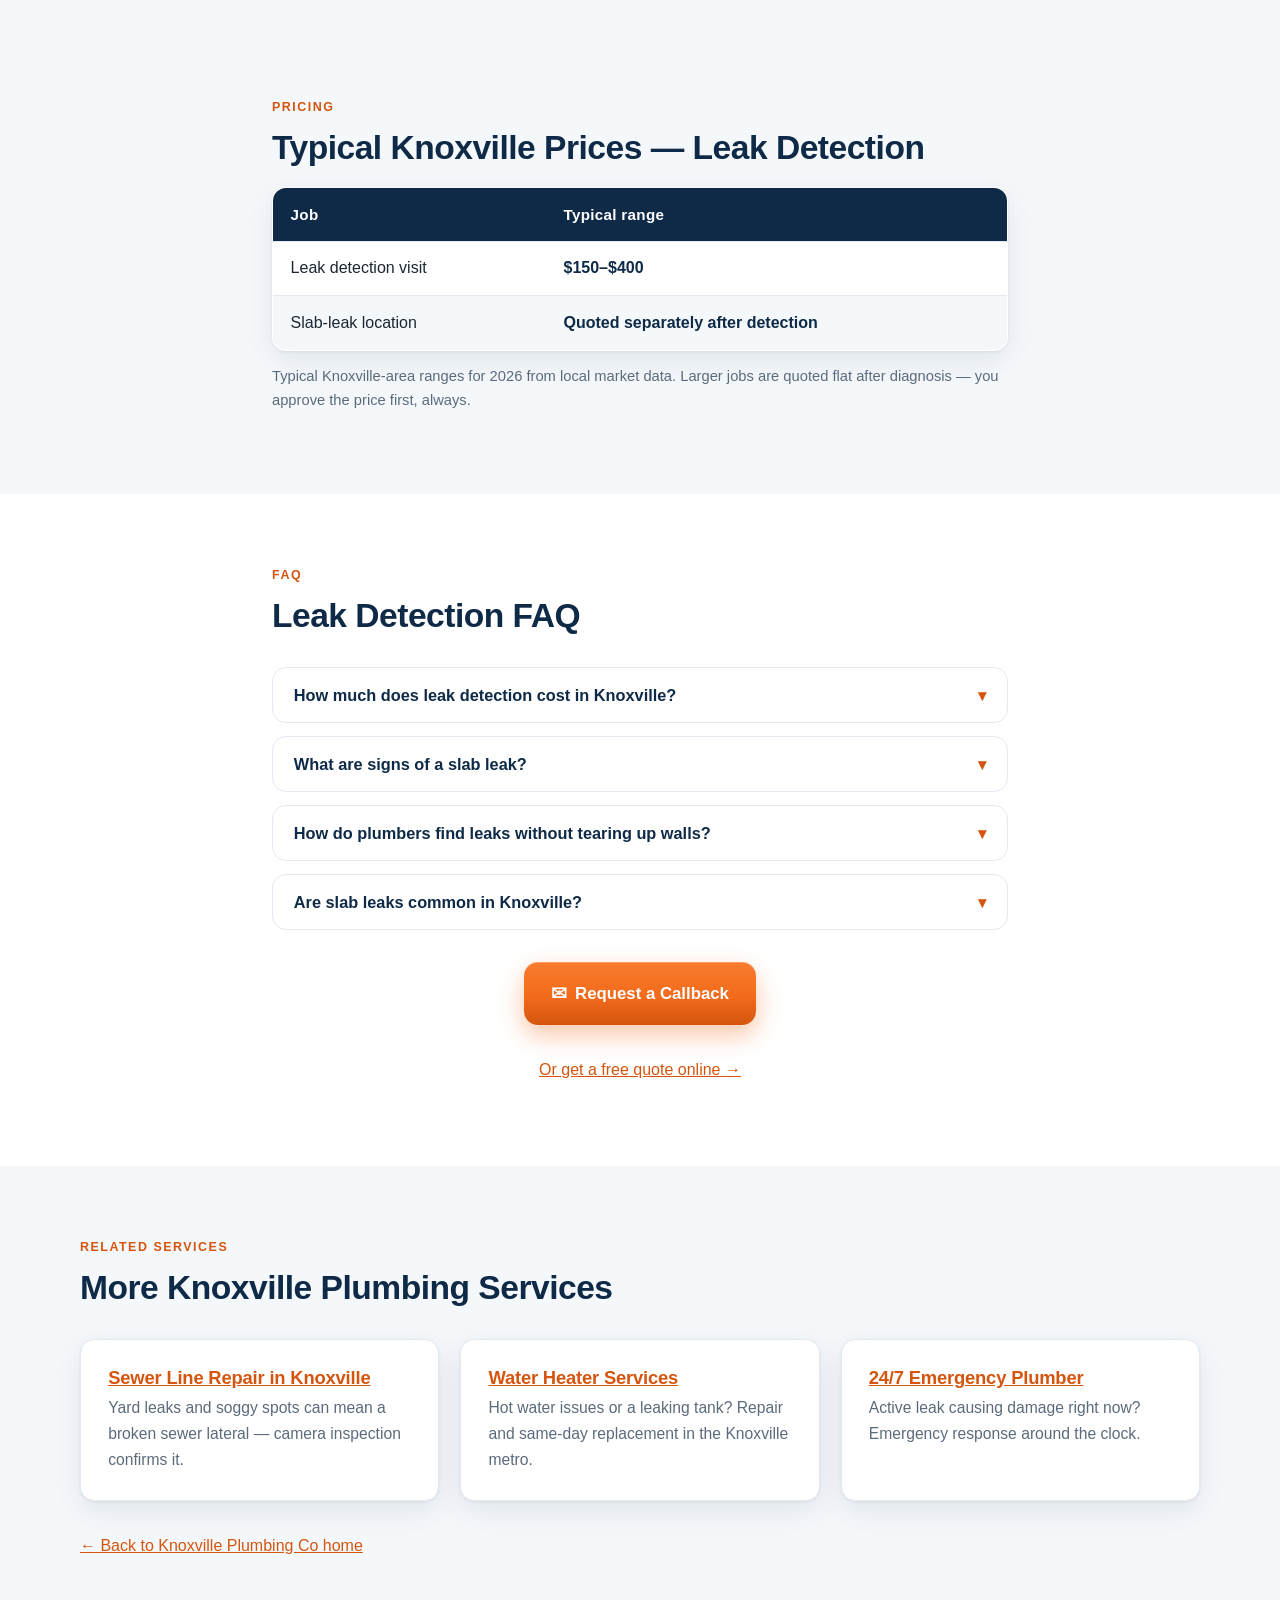
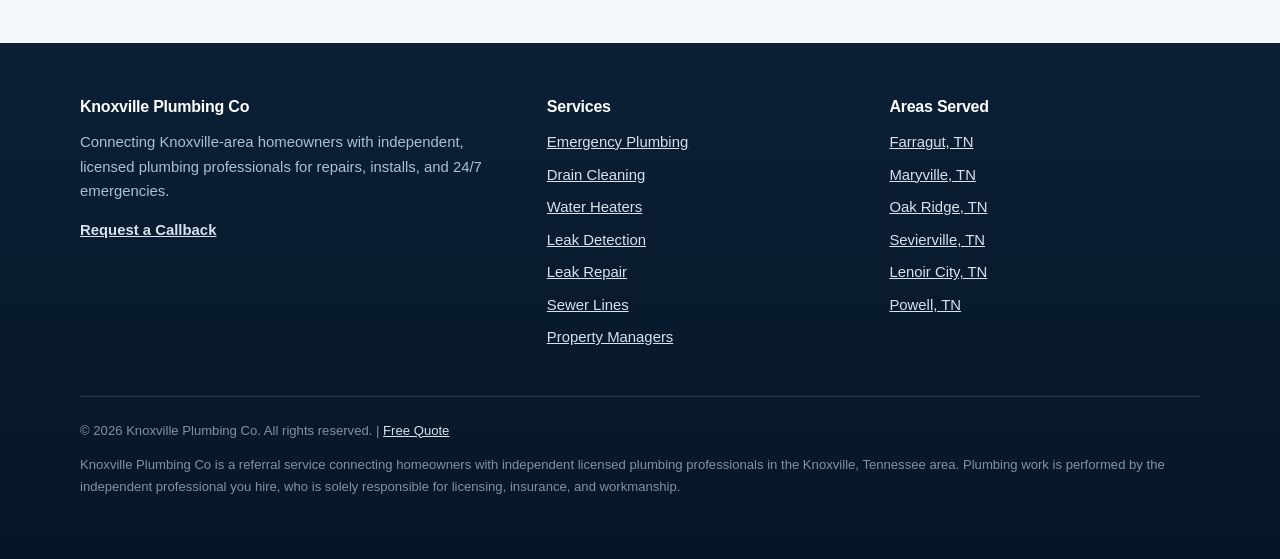
<file: services/leak-detection.html>
<!DOCTYPE html>
<html lang="en">
<head>
<meta charset="UTF-8">
<meta name="viewport" content="width=device-width, initial-scale=1.0">
<title>Leak Detection in Knoxville, TN | Knoxville Plumbing Co</title>
<meta name="description" content="Hidden leak in Knoxville? Acoustic & thermal leak detection finds slab leaks and wall leaks without demolition. Request a callback.">
<link rel="canonical" href="https://knoxvilleplumbingco.com/services/leak-detection.html">
<meta property="og:title" content="Leak Detection in Knoxville, TN | Knoxville Plumbing Co">
<meta property="og:description" content="Hidden water leak in Knoxville? Slab leak and wall leak detection without tearing up your home. Request a callback.">
<meta property="og:type" content="website">
<meta property="og:url" content="https://knoxvilleplumbingco.com/services/leak-detection.html">
<meta property="og:image" content="https://knoxvilleplumbingco.com/assets/img/og-cover.jpg">
<meta name="twitter:card" content="summary_large_image">
<meta name="twitter:title" content="Leak Detection in Knoxville, TN | Knoxville Plumbing Co">
<meta name="twitter:description" content="Hidden water leak in Knoxville? Slab leak and wall leak detection without tearing up your home. Request a callback.">
<meta name="twitter:image" content="https://knoxvilleplumbingco.com/assets/img/og-cover.jpg">
<link rel="stylesheet" href="/assets/css/style.css">
<link rel="icon" href="data:image/svg+xml,<svg xmlns='http://www.w3.org/2000/svg' viewBox='0 0 100 100'><rect width='100' height='100' rx='20' fill='%23f26a1b'/><text x='50' y='68' font-size='52' text-anchor='middle' fill='white' font-family='Arial' font-weight='bold'>K</text></svg>">
<script type="application/ld+json">
{
  "@context": "https://schema.org",
  "@type": "Plumber",
  "name": "Knoxville Plumbing Co — Leak Detection",
  "description": "Leak detection in Knoxville, TN: slab leaks, hidden wall leaks, acoustic and thermal detection.",
  "url": "https://knoxvilleplumbingco.com/services/leak-detection.html",
  "areaServed": {"@type": "City", "name": "Knoxville"},
  "openingHours": "Mo-Su 00:00-23:59",
  "priceRange": "$$"
}
</script>
<script type="application/ld+json">
{
  "@context": "https://schema.org",
  "@type": "FAQPage",
  "mainEntity": [
    {
      "@type": "Question",
      "name": "How much does leak detection cost in Knoxville?",
      "acceptedAnswer": {"@type": "Answer", "text": "Professional leak detection in Knoxville typically runs $150–$400 depending on the situation; slab-leak location and repair are quoted separately. You'll always approve the price first."}
    },
    {
      "@type": "Question",
      "name": "What are signs of a slab leak?",
      "acceptedAnswer": {"@type": "Answer", "text": "Hot spots on the floor, unexplained high water bills, the sound of running water when nothing's on, damp carpet or flooring, and cracks in walls or flooring."}
    },
    {
      "@type": "Question",
      "name": "How do plumbers find leaks without tearing up walls?",
      "acceptedAnswer": {"@type": "Answer", "text": "Acoustic listening equipment, thermal imaging, and moisture meters pinpoint the leak's location so the repair opening is small and targeted."}
    },
    {
      "@type": "Question",
      "name": "Are slab leaks common in Knoxville?",
      "acceptedAnswer": {"@type": "Answer", "text": "Yes — many Knoxville homes sit on slab foundations over clay-heavy soil that shifts with the seasons, stressing the pipes underneath. Early detection saves thousands in water damage."}
    }
  ]
}
</script>
</head>
<body>

<header class="site-header">
  <div class="container header-inner">
    <a class="brand" href="/" aria-label="Knoxville Plumbing Co — home">
      <span class="brand-mark">K</span>
      <span>Knoxville Plumbing Co<small>Plumbing pros in Knoxville, TN</small></span>
    </a>
    <nav class="main-nav" id="mainNav" aria-label="Main navigation">
      <a href="/#services">Services</a>
      <a href="/#why-us">Why Us</a>
      <a href="/#areas">Service Areas</a>
      <a href="/#faq">FAQ</a>
      <a href="/#quote">Free Quote</a>
    </nav>
    <button class="nav-toggle" aria-label="Open menu" aria-expanded="false" aria-controls="mainNav">&#9776;</button>
    <a class="header-phone" href="/#quote"><span aria-hidden="true">&#9993;</span><span>Request a Callback<small>Fast response — 24/7</small></span></a>
  </div>
</header>

<main>
  <section class="hero">
    <div class="container">
      <p class="eyebrow" style="color:#ffb37e">Leak detection — Knoxville, TN</p>
      <h1>Hidden Leak in Knoxville? <span class="hl">Found Fast, Fixed Right</span></h1>
      <p class="sub">Water bill climbing for no reason? Warm spots on the floor? Our Knoxville leak-detection pros pinpoint slab and hidden leaks with acoustic and thermal equipment — no demolition guessing.</p>
      <div class="hero-ctas">
        <a class="btn btn-primary" href="/#quote"><span class="icon" aria-hidden="true">&#9993;</span> Request a Callback</a>
        <a class="btn btn-outline" href="/#quote">Get a Free Quote</a>
      </div>
      <ul class="hero-trust">
        <li><span class="tick">&#10003;</span> Non-invasive detection</li>
        <li><span class="tick">&#10003;</span> Slab leak specialists</li>
        <li><span class="tick">&#10003;</span> Upfront pricing</li>
      </ul>
    </div>
  </section>

  <section>
    <div class="container">
      <span class="eyebrow">Leak services</span>
      <h2>Leak Detection &amp; Repair in Knoxville</h2>
      <div class="grid grid-3 mt-2">
        <div class="card"><h3>Slab Leak Detection</h3><p>Acoustic sensors and thermal imaging locate leaks under your foundation to within inches.</p></div>
        <div class="card"><h3><a href="/services/leak-repair.html">Slab Leak Repair</a></h3><p>Targeted repair or reroute options — we explain both and quote before concrete is touched.</p></div>
        <div class="card"><h3>Hidden Wall Leaks</h3><p>Moisture meters and thermal cameras find leaks behind drywall without exploratory demolition.</p></div>
        <div class="card"><h3>Yard Line Leaks</h3><p>Soggy spots and spinning meters point to a broken service line — located and repaired fast.</p></div>
        <div class="card"><h3>High Water Bill Diagnosis</h3><p>Bill doubled with no explanation? Systematic testing finds whether it's a leak, a running toilet, or the meter.</p></div>
        <div class="card"><h3>Active Flooding</h3><p>Water pouring where it shouldn't? That's an emergency — see <a href="/services/emergency-plumbing.html">24/7 emergency plumbing</a>.</p></div>
      </div>
    </div>
  </section>

  <section class="section-soft">
    <div class="container" style="max-width: 46rem;">
      <span class="eyebrow">Local know-how</span>
      <h2>Slab Leaks and Knoxville's Shifting Soil</h2>
      <p>A huge share of Knoxville homes sit on concrete slabs poured over clay-heavy soil. When East Tennessee's wet springs and freeze-thaw winters make that soil heave and settle, the copper or PEX lines running through the slab flex — and eventually pinhole or crack. The leak runs silently for weeks: your only clues are the water bill, a warm patch of floor, or the faint sound of running water at 2 a.m. Catching it early is the difference between a targeted repair and major foundation and flooring damage. If any of those signs sound familiar, don't wait.</p>
    </div>
  </section>

  <section id="prices" class="section-soft">
    <div class="container" style="max-width: 46rem;">
      <span class="eyebrow">Pricing</span>
      <h2>Typical Knoxville Prices — Leak Detection</h2>
      <table class="price-table">
        <thead><tr><th scope="col">Job</th><th scope="col">Typical range</th></tr></thead>
        <tbody>
          <tr><td>Leak detection visit</td><td>$150–$400</td></tr>
          <tr><td>Slab-leak location</td><td>Quoted separately after detection</td></tr>
        </tbody>
      </table>
      <p class="price-note">Typical Knoxville-area ranges for 2026 from local market data. Larger jobs are quoted flat after diagnosis — you approve the price first, always.</p>
    </div>
  </section>

  <section>
    <div class="container" style="max-width: 46rem;">
      <span class="eyebrow">FAQ</span>
      <h2>Leak Detection FAQ</h2>
      <div class="mt-2">
        <div class="faq-item">
          <button class="faq-q" aria-expanded="false">How much does leak detection cost in Knoxville?<span class="chev" aria-hidden="true">&#9662;</span></button>
          <div class="faq-a"><p>Professional leak detection in Knoxville typically runs $150–$400 depending on the situation; slab-leak location and repair are quoted separately. You'll always approve the price first.</p></div>
        </div>
        <div class="faq-item">
          <button class="faq-q" aria-expanded="false">What are signs of a slab leak?<span class="chev" aria-hidden="true">&#9662;</span></button>
          <div class="faq-a"><p>Hot spots on the floor, unexplained high water bills, the sound of running water when nothing's on, damp carpet or flooring, and cracks in walls or flooring.</p></div>
        </div>
        <div class="faq-item">
          <button class="faq-q" aria-expanded="false">How do plumbers find leaks without tearing up walls?<span class="chev" aria-hidden="true">&#9662;</span></button>
          <div class="faq-a"><p>Acoustic listening equipment, thermal imaging, and moisture meters pinpoint the leak's location so the repair opening is small and targeted.</p></div>
        </div>
        <div class="faq-item">
          <button class="faq-q" aria-expanded="false">Are slab leaks common in Knoxville?<span class="chev" aria-hidden="true">&#9662;</span></button>
          <div class="faq-a"><p>Yes — many Knoxville homes sit on slab foundations over clay-heavy soil that shifts with the seasons, stressing the pipes underneath. Early detection saves thousands in water damage.</p></div>
        </div>
      </div>
      <div class="text-center mt-2">
        <a class="btn btn-primary" href="/#quote"><span class="icon" aria-hidden="true">&#9993;</span> Request a Callback</a>
        <p class="mt-2"><a href="/#quote">Or get a free quote online &rarr;</a></p>
      </div>
    </div>
  </section>

  <section class="section-soft">
    <div class="container">
      <span class="eyebrow">Related services</span>
      <h2>More Knoxville Plumbing Services</h2>
      <div class="grid grid-3 mt-2">
        <div class="card"><h3><a href="/services/sewer-line-repair.html">Sewer Line Repair in Knoxville</a></h3><p>Yard leaks and soggy spots can mean a broken sewer lateral — camera inspection confirms it.</p></div>
        <div class="card"><h3><a href="/services/water-heater-repair-installation.html">Water Heater Services</a></h3><p>Hot water issues or a leaking tank? Repair and same-day replacement in the Knoxville metro.</p></div>
        <div class="card"><h3><a href="/services/emergency-plumbing.html">24/7 Emergency Plumber</a></h3><p>Active leak causing damage right now? Emergency response around the clock.</p></div>
      </div>
      <p class="mt-2"><a href="/">← Back to Knoxville Plumbing Co home</a></p>
    </div>
  </section>
</main>

<footer class="site-footer">
  <div class="container">
    <div class="footer-grid">
      <div>
        <h2 class="fh">Knoxville Plumbing Co</h2>
        <p>Connecting Knoxville-area homeowners with independent, licensed plumbing professionals for repairs, installs, and 24/7 emergencies.</p>
        <p><a href="/#quote"><strong>Request a Callback</strong></a></p>
      </div>
      <div>
        <h2 class="fh">Services</h2>
        <ul>
          <li><a href="/services/emergency-plumbing.html">Emergency Plumbing</a></li>
          <li><a href="/services/drain-cleaning.html">Drain Cleaning</a></li>
          <li><a href="/services/water-heater-repair-installation.html">Water Heaters</a></li>
          <li><a href="/services/leak-detection.html">Leak Detection</a></li>
          <li><a href="/services/leak-repair.html">Leak Repair</a></li>
          <li><a href="/services/sewer-line-repair.html">Sewer Lines</a></li>
          <li><a href="/property-managers.html">Property Managers</a></li>
        </ul>
      </div>
      <div>
        <h2 class="fh">Areas Served</h2>
        <ul>
          <li><a href="/areas/farragut.html">Farragut, TN</a></li>
          <li><a href="/areas/maryville.html">Maryville, TN</a></li>
          <li><a href="/areas/oak-ridge.html">Oak Ridge, TN</a></li>
          <li><a href="/areas/sevierville.html">Sevierville, TN</a></li>
          <li><a href="/areas/lenoir-city.html">Lenoir City, TN</a></li>
          <li><a href="/areas/powell.html">Powell, TN</a></li>
        </ul>
      </div>
    </div>
    <div class="footer-bottom">
      <p>&copy; <span data-year>2026</span> Knoxville Plumbing Co. All rights reserved. | <a href="/#quote">Free Quote</a></p>
      <p>Knoxville Plumbing Co is a referral service connecting homeowners with independent licensed plumbing professionals in the Knoxville, Tennessee area. Plumbing work is performed by the independent professional you hire, who is solely responsible for licensing, insurance, and workmanship.</p>
    </div>
  </div>
</footer>

<div class="callbar" role="navigation" aria-label="Quick contact">
  <a class="call-now" href="/#quote">Request a Callback</a>
  <a class="get-quote" href="/#quote">Free Quote</a>
</div>

<script src="/assets/js/main.js" defer></script>
</body>
</html>
</file>
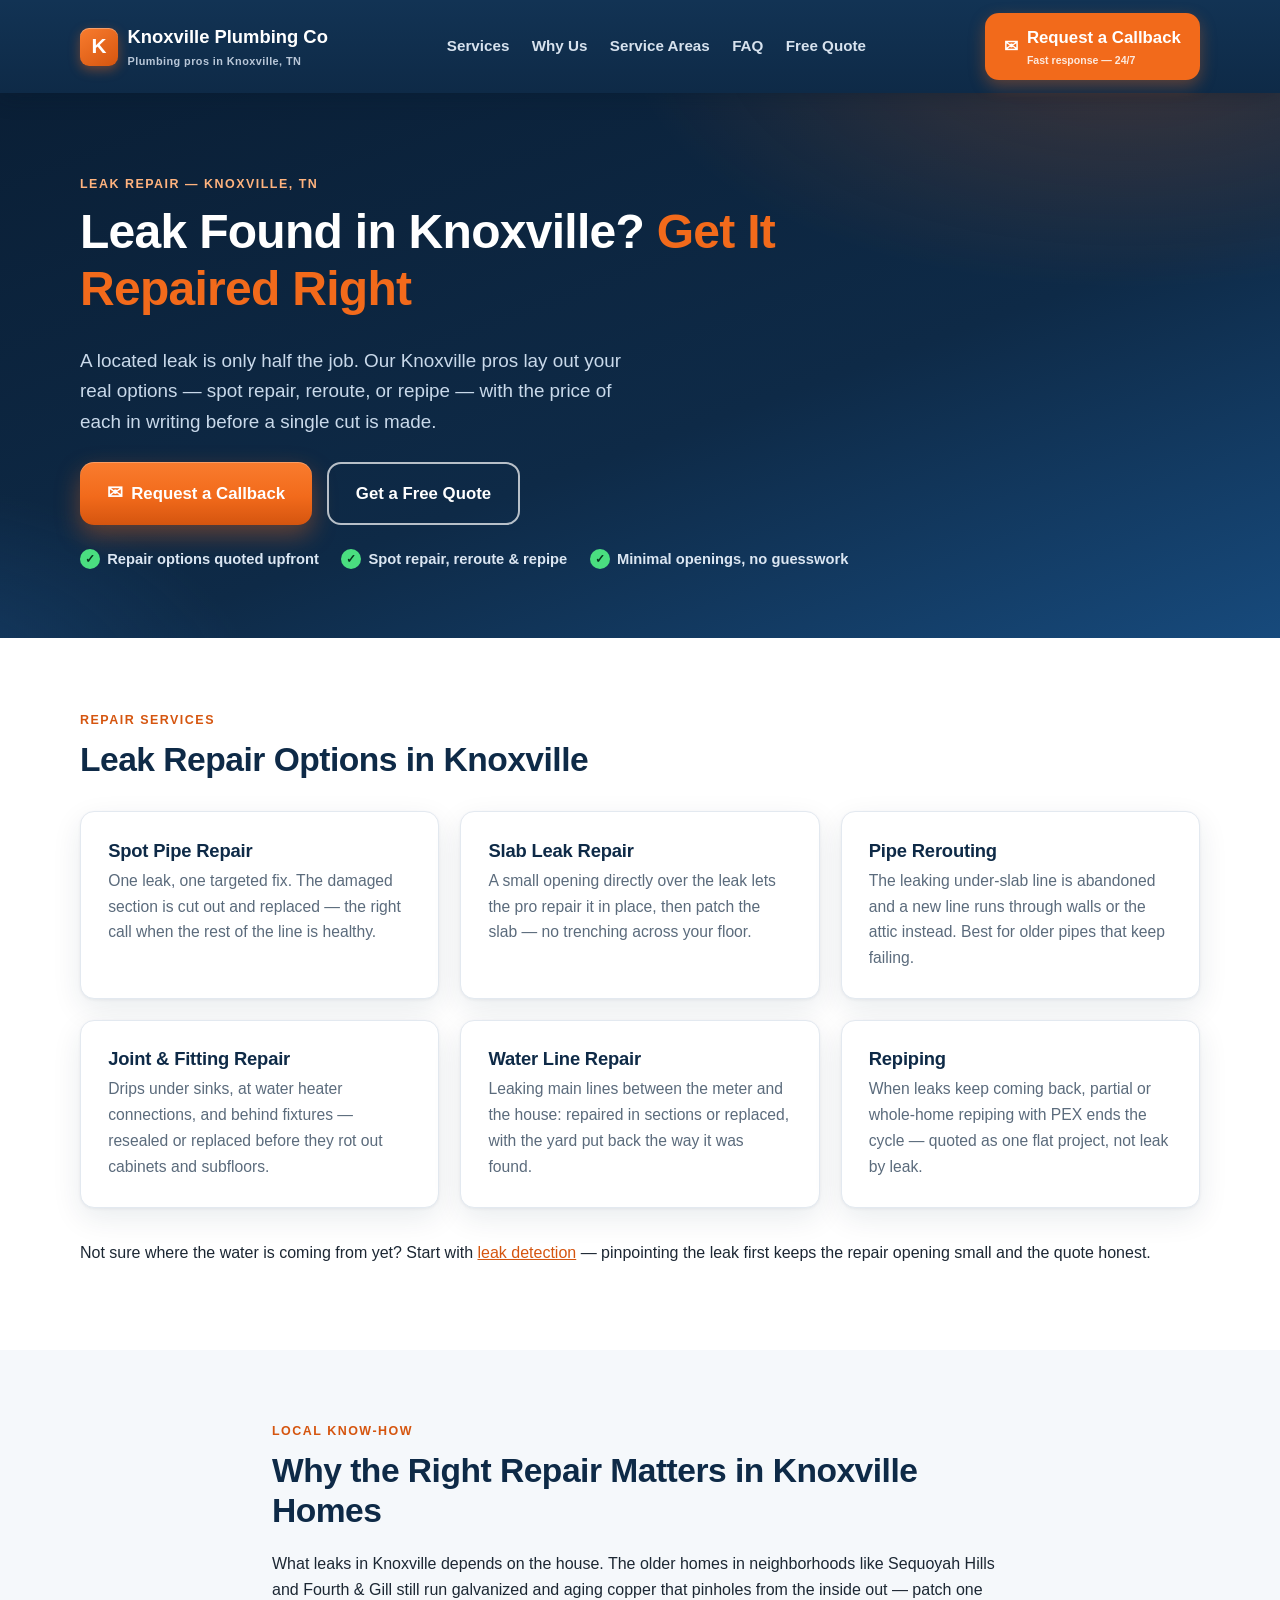
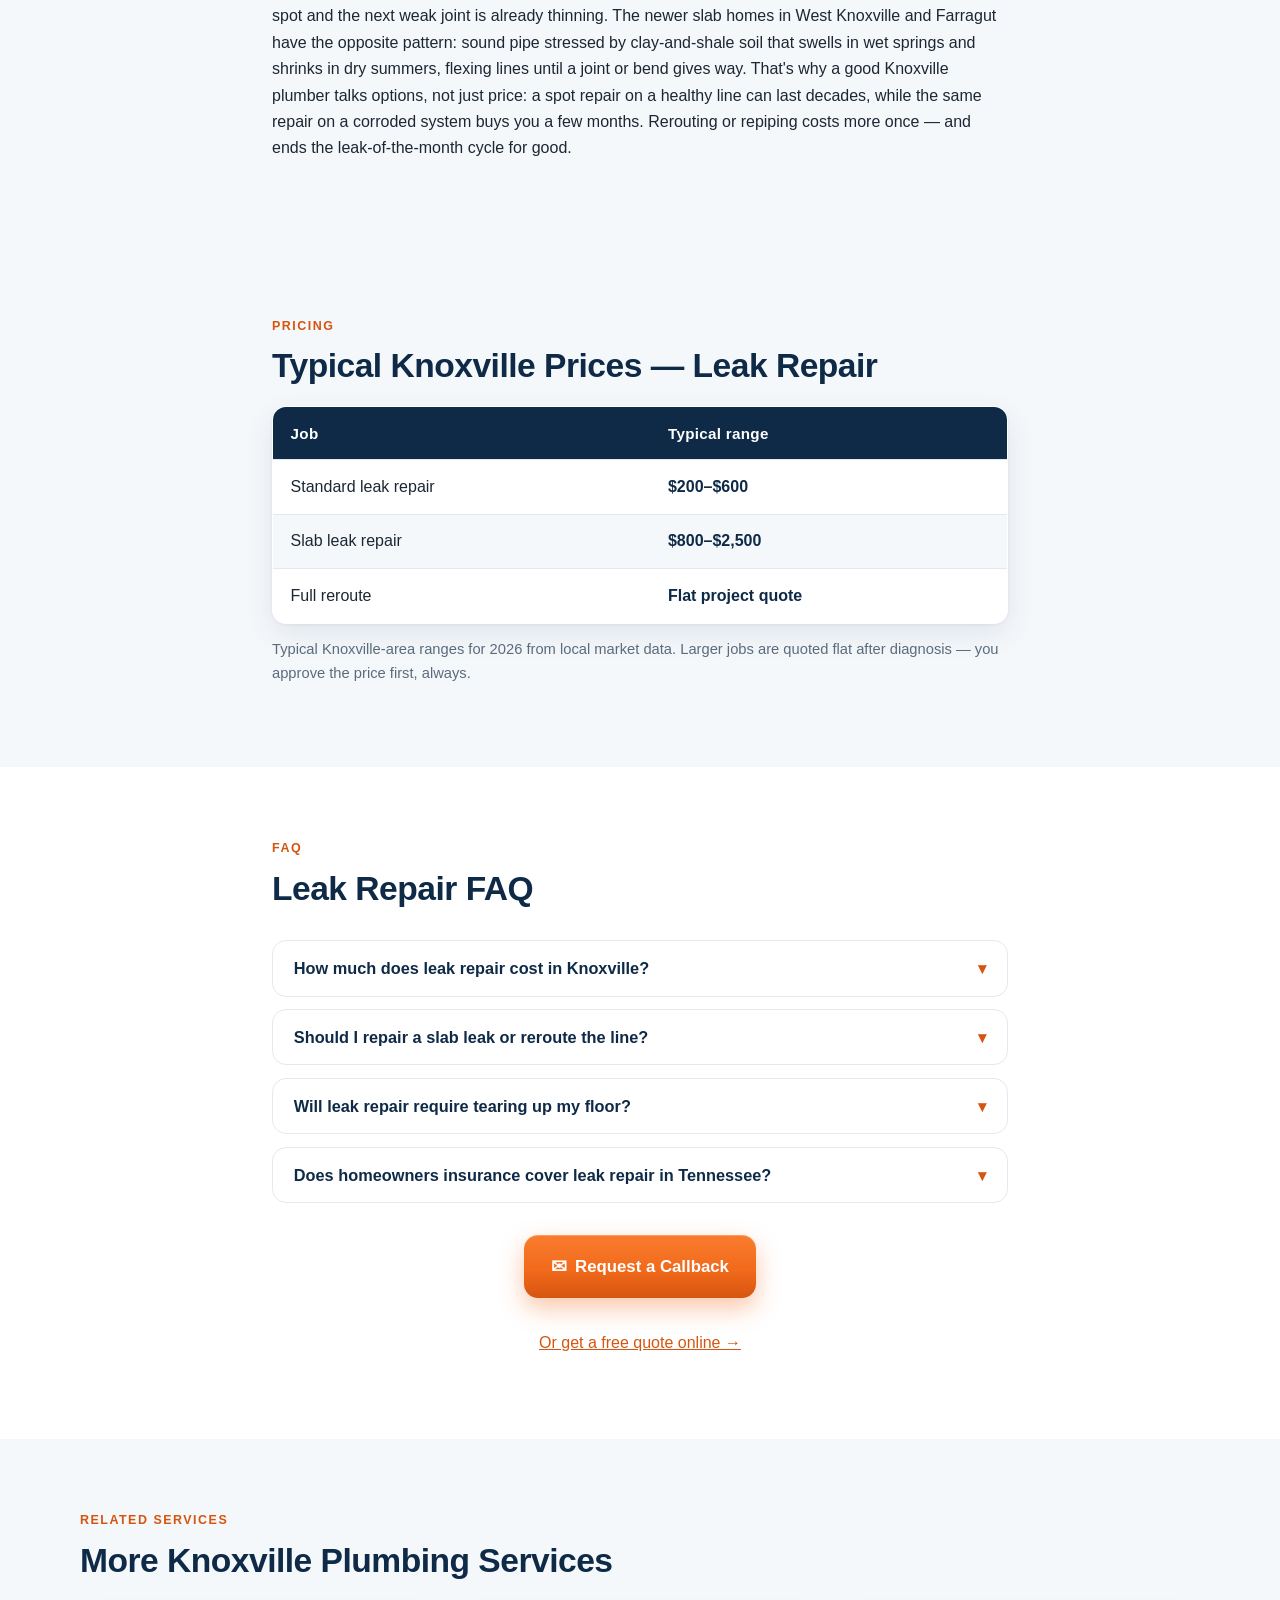
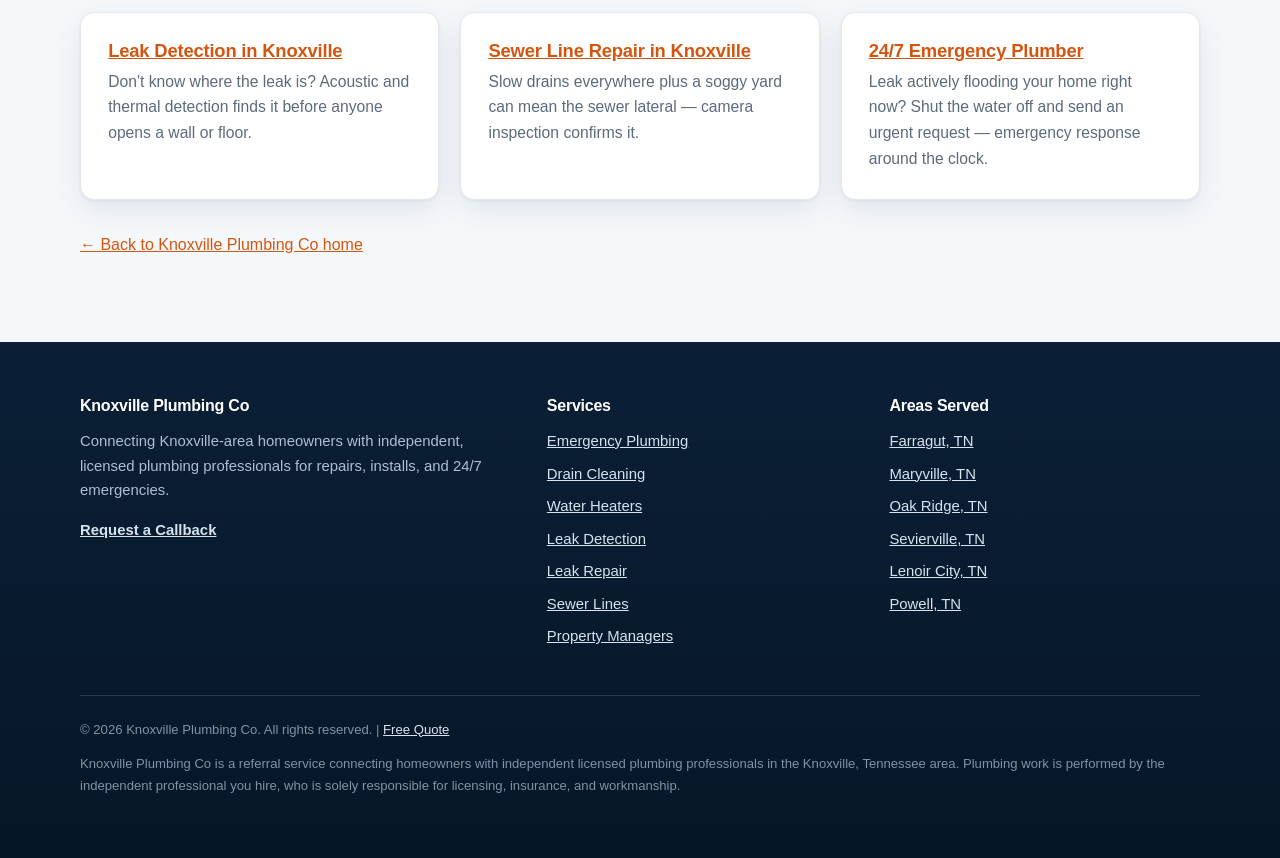
<file: services/leak-repair.html>
<!DOCTYPE html>
<html lang="en">
<head>
<meta charset="UTF-8">
<meta name="viewport" content="width=device-width, initial-scale=1.0">
<title>Leak Repair in Knoxville, TN | Knoxville Plumbing Co</title>
<meta name="description" content="Pipe leak, slab leak, or joint leak in Knoxville? Spot repair, rerouting, and repiping options quoted upfront before work starts. Request a callback.">
<link rel="canonical" href="https://knoxvilleplumbingco.com/services/leak-repair.html">
<meta property="og:title" content="Leak Repair in Knoxville, TN | Knoxville Plumbing Co">
<meta property="og:description" content="Leaking pipe in Knoxville? Spot repair, slab leak reroute, and repiping options — quoted upfront. Request a callback.">
<meta property="og:type" content="website">
<meta property="og:url" content="https://knoxvilleplumbingco.com/services/leak-repair.html">
<meta property="og:image" content="https://knoxvilleplumbingco.com/assets/img/og-cover.jpg">
<meta name="twitter:card" content="summary_large_image">
<meta name="twitter:title" content="Leak Repair in Knoxville, TN | Knoxville Plumbing Co">
<meta name="twitter:description" content="Leaking pipe in Knoxville? Spot repair, slab leak reroute, and repiping options — quoted upfront. Request a callback.">
<meta name="twitter:image" content="https://knoxvilleplumbingco.com/assets/img/og-cover.jpg">
<link rel="stylesheet" href="/assets/css/style.css">
<link rel="icon" href="data:image/svg+xml,<svg xmlns='http://www.w3.org/2000/svg' viewBox='0 0 100 100'><rect width='100' height='100' rx='20' fill='%23f26a1b'/><text x='50' y='68' font-size='52' text-anchor='middle' fill='white' font-family='Arial' font-weight='bold'>K</text></svg>">
<script type="application/ld+json">
{
  "@context": "https://schema.org",
  "@type": "Plumber",
  "name": "Knoxville Plumbing Co — Leak Repair",
  "description": "Leak repair in Knoxville, TN: spot pipe repair, slab leak repair and rerouting, joint and fitting repair, water line repair, repiping.",
  "url": "https://knoxvilleplumbingco.com/services/leak-repair.html",
  "areaServed": {"@type": "City", "name": "Knoxville"},
  "openingHours": "Mo-Su 00:00-23:59",
  "priceRange": "$$"
}
</script>
<script type="application/ld+json">
{
  "@context": "https://schema.org",
  "@type": "FAQPage",
  "mainEntity": [
    {
      "@type": "Question",
      "name": "How much does leak repair cost in Knoxville?",
      "acceptedAnswer": {"@type": "Answer", "text": "Most accessible pipe and joint leak repairs in Knoxville run $200–$600. Slab leak repair typically runs $800–$2,500 depending on access, and a reroute is quoted as a flat project price. You approve the full price before any work starts."}
    },
    {
      "@type": "Question",
      "name": "Should I repair a slab leak or reroute the line?",
      "acceptedAnswer": {"@type": "Answer", "text": "A single leak in an otherwise healthy line is usually a spot repair. If the pipe is older, corroded, or has leaked before, rerouting the line through the walls or attic avoids the slab entirely and is usually the smarter long-term fix."}
    },
    {
      "@type": "Question",
      "name": "Will leak repair require tearing up my floor?",
      "acceptedAnswer": {"@type": "Answer", "text": "A spot repair needs one small, targeted opening directly at the leak — not a trench across the room. A reroute avoids opening the floor at all. Your pro will show you both options and the price of each before cutting anything."}
    },
    {
      "@type": "Question",
      "name": "Does homeowners insurance cover leak repair in Tennessee?",
      "acceptedAnswer": {"@type": "Answer", "text": "Policies often cover the water damage a leak causes, but usually not the cost of repairing the pipe itself. Your plumber can document the leak's location and cause, which helps if you file a claim for the damage."}
    }
  ]
}
</script>
</head>
<body>

<header class="site-header">
  <div class="container header-inner">
    <a class="brand" href="/" aria-label="Knoxville Plumbing Co — home">
      <span class="brand-mark">K</span>
      <span>Knoxville Plumbing Co<small>Plumbing pros in Knoxville, TN</small></span>
    </a>
    <nav class="main-nav" id="mainNav" aria-label="Main navigation">
      <a href="/#services">Services</a>
      <a href="/#why-us">Why Us</a>
      <a href="/#areas">Service Areas</a>
      <a href="/#faq">FAQ</a>
      <a href="/#quote">Free Quote</a>
    </nav>
    <button class="nav-toggle" aria-label="Open menu" aria-expanded="false" aria-controls="mainNav">&#9776;</button>
    <a class="header-phone" href="/#quote"><span aria-hidden="true">&#9993;</span><span>Request a Callback<small>Fast response — 24/7</small></span></a>
  </div>
</header>

<main>
  <section class="hero">
    <div class="container">
      <p class="eyebrow" style="color:#ffb37e">Leak repair — Knoxville, TN</p>
      <h1>Leak Found in Knoxville? <span class="hl">Get It Repaired Right</span></h1>
      <p class="sub">A located leak is only half the job. Our Knoxville pros lay out your real options — spot repair, reroute, or repipe — with the price of each in writing before a single cut is made.</p>
      <div class="hero-ctas">
        <a class="btn btn-primary" href="/#quote"><span class="icon" aria-hidden="true">&#9993;</span> Request a Callback</a>
        <a class="btn btn-outline" href="/#quote">Get a Free Quote</a>
      </div>
      <ul class="hero-trust">
        <li><span class="tick">&#10003;</span> Repair options quoted upfront</li>
        <li><span class="tick">&#10003;</span> Spot repair, reroute &amp; repipe</li>
        <li><span class="tick">&#10003;</span> Minimal openings, no guesswork</li>
      </ul>
    </div>
  </section>

  <section>
    <div class="container">
      <span class="eyebrow">Repair services</span>
      <h2>Leak Repair Options in Knoxville</h2>
      <div class="grid grid-3 mt-2">
        <div class="card"><h3>Spot Pipe Repair</h3><p>One leak, one targeted fix. The damaged section is cut out and replaced — the right call when the rest of the line is healthy.</p></div>
        <div class="card"><h3>Slab Leak Repair</h3><p>A small opening directly over the leak lets the pro repair it in place, then patch the slab — no trenching across your floor.</p></div>
        <div class="card"><h3>Pipe Rerouting</h3><p>The leaking under-slab line is abandoned and a new line runs through walls or the attic instead. Best for older pipes that keep failing.</p></div>
        <div class="card"><h3>Joint &amp; Fitting Repair</h3><p>Drips under sinks, at water heater connections, and behind fixtures — resealed or replaced before they rot out cabinets and subfloors.</p></div>
        <div class="card"><h3>Water Line Repair</h3><p>Leaking main lines between the meter and the house: repaired in sections or replaced, with the yard put back the way it was found.</p></div>
        <div class="card"><h3>Repiping</h3><p>When leaks keep coming back, partial or whole-home repiping with PEX ends the cycle — quoted as one flat project, not leak by leak.</p></div>
      </div>
      <p class="mt-2">Not sure where the water is coming from yet? Start with <a href="/services/leak-detection.html">leak detection</a> — pinpointing the leak first keeps the repair opening small and the quote honest.</p>
    </div>
  </section>

  <section class="section-soft">
    <div class="container" style="max-width: 46rem;">
      <span class="eyebrow">Local know-how</span>
      <h2>Why the Right Repair Matters in Knoxville Homes</h2>
      <p>What leaks in Knoxville depends on the house. The older homes in neighborhoods like Sequoyah Hills and Fourth &amp; Gill still run galvanized and aging copper that pinholes from the inside out — patch one spot and the next weak joint is already thinning. The newer slab homes in West Knoxville and Farragut have the opposite pattern: sound pipe stressed by clay-and-shale soil that swells in wet springs and shrinks in dry summers, flexing lines until a joint or bend gives way. That's why a good Knoxville plumber talks options, not just price: a spot repair on a healthy line can last decades, while the same repair on a corroded system buys you a few months. Rerouting or repiping costs more once — and ends the leak-of-the-month cycle for good.</p>
    </div>
  </section>

  <section id="prices" class="section-soft">
    <div class="container" style="max-width: 46rem;">
      <span class="eyebrow">Pricing</span>
      <h2>Typical Knoxville Prices — Leak Repair</h2>
      <table class="price-table">
        <thead><tr><th scope="col">Job</th><th scope="col">Typical range</th></tr></thead>
        <tbody>
          <tr><td>Standard leak repair</td><td>$200–$600</td></tr>
          <tr><td>Slab leak repair</td><td>$800–$2,500</td></tr>
          <tr><td>Full reroute</td><td>Flat project quote</td></tr>
        </tbody>
      </table>
      <p class="price-note">Typical Knoxville-area ranges for 2026 from local market data. Larger jobs are quoted flat after diagnosis — you approve the price first, always.</p>
    </div>
  </section>

  <section>
    <div class="container" style="max-width: 46rem;">
      <span class="eyebrow">FAQ</span>
      <h2>Leak Repair FAQ</h2>
      <div class="mt-2">
        <div class="faq-item">
          <button class="faq-q" aria-expanded="false">How much does leak repair cost in Knoxville?<span class="chev" aria-hidden="true">&#9662;</span></button>
          <div class="faq-a"><p>Most accessible pipe and joint leak repairs in Knoxville run $200–$600. Slab leak repair typically runs $800–$2,500 depending on access, and a reroute is quoted as a flat project price. You approve the full price before any work starts.</p></div>
        </div>
        <div class="faq-item">
          <button class="faq-q" aria-expanded="false">Should I repair a slab leak or reroute the line?<span class="chev" aria-hidden="true">&#9662;</span></button>
          <div class="faq-a"><p>A single leak in an otherwise healthy line is usually a spot repair. If the pipe is older, corroded, or has leaked before, rerouting the line through the walls or attic avoids the slab entirely and is usually the smarter long-term fix.</p></div>
        </div>
        <div class="faq-item">
          <button class="faq-q" aria-expanded="false">Will leak repair require tearing up my floor?<span class="chev" aria-hidden="true">&#9662;</span></button>
          <div class="faq-a"><p>A spot repair needs one small, targeted opening directly at the leak — not a trench across the room. A reroute avoids opening the floor at all. Your pro will show you both options and the price of each before cutting anything.</p></div>
        </div>
        <div class="faq-item">
          <button class="faq-q" aria-expanded="false">Does homeowners insurance cover leak repair in Tennessee?<span class="chev" aria-hidden="true">&#9662;</span></button>
          <div class="faq-a"><p>Policies often cover the water damage a leak causes, but usually not the cost of repairing the pipe itself. Your plumber can document the leak's location and cause, which helps if you file a claim for the damage.</p></div>
        </div>
      </div>
      <div class="text-center mt-2">
        <a class="btn btn-primary" href="/#quote"><span class="icon" aria-hidden="true">&#9993;</span> Request a Callback</a>
        <p class="mt-2"><a href="/#quote">Or get a free quote online &rarr;</a></p>
      </div>
    </div>
  </section>

  <section class="section-soft">
    <div class="container">
      <span class="eyebrow">Related services</span>
      <h2>More Knoxville Plumbing Services</h2>
      <div class="grid grid-3 mt-2">
        <div class="card"><h3><a href="/services/leak-detection.html">Leak Detection in Knoxville</a></h3><p>Don't know where the leak is? Acoustic and thermal detection finds it before anyone opens a wall or floor.</p></div>
        <div class="card"><h3><a href="/services/sewer-line-repair.html">Sewer Line Repair in Knoxville</a></h3><p>Slow drains everywhere plus a soggy yard can mean the sewer lateral — camera inspection confirms it.</p></div>
        <div class="card"><h3><a href="/services/emergency-plumbing.html">24/7 Emergency Plumber</a></h3><p>Leak actively flooding your home right now? Shut the water off and send an urgent request — emergency response around the clock.</p></div>
      </div>
      <p class="mt-2"><a href="/">← Back to Knoxville Plumbing Co home</a></p>
    </div>
  </section>
</main>

<footer class="site-footer">
  <div class="container">
    <div class="footer-grid">
      <div>
        <h2 class="fh">Knoxville Plumbing Co</h2>
        <p>Connecting Knoxville-area homeowners with independent, licensed plumbing professionals for repairs, installs, and 24/7 emergencies.</p>
        <p><a href="/#quote"><strong>Request a Callback</strong></a></p>
      </div>
      <div>
        <h2 class="fh">Services</h2>
        <ul>
          <li><a href="/services/emergency-plumbing.html">Emergency Plumbing</a></li>
          <li><a href="/services/drain-cleaning.html">Drain Cleaning</a></li>
          <li><a href="/services/water-heater-repair-installation.html">Water Heaters</a></li>
          <li><a href="/services/leak-detection.html">Leak Detection</a></li>
          <li><a href="/services/leak-repair.html">Leak Repair</a></li>
          <li><a href="/services/sewer-line-repair.html">Sewer Lines</a></li>
          <li><a href="/property-managers.html">Property Managers</a></li>
        </ul>
      </div>
      <div>
        <h2 class="fh">Areas Served</h2>
        <ul>
          <li><a href="/areas/farragut.html">Farragut, TN</a></li>
          <li><a href="/areas/maryville.html">Maryville, TN</a></li>
          <li><a href="/areas/oak-ridge.html">Oak Ridge, TN</a></li>
          <li><a href="/areas/sevierville.html">Sevierville, TN</a></li>
          <li><a href="/areas/lenoir-city.html">Lenoir City, TN</a></li>
          <li><a href="/areas/powell.html">Powell, TN</a></li>
        </ul>
      </div>
    </div>
    <div class="footer-bottom">
      <p>&copy; <span data-year>2026</span> Knoxville Plumbing Co. All rights reserved. | <a href="/#quote">Free Quote</a></p>
      <p>Knoxville Plumbing Co is a referral service connecting homeowners with independent licensed plumbing professionals in the Knoxville, Tennessee area. Plumbing work is performed by the independent professional you hire, who is solely responsible for licensing, insurance, and workmanship.</p>
    </div>
  </div>
</footer>

<div class="callbar" role="navigation" aria-label="Quick contact">
  <a class="call-now" href="/#quote">Request a Callback</a>
  <a class="get-quote" href="/#quote">Free Quote</a>
</div>

<script src="/assets/js/main.js" defer></script>
</body>
</html>
</file>
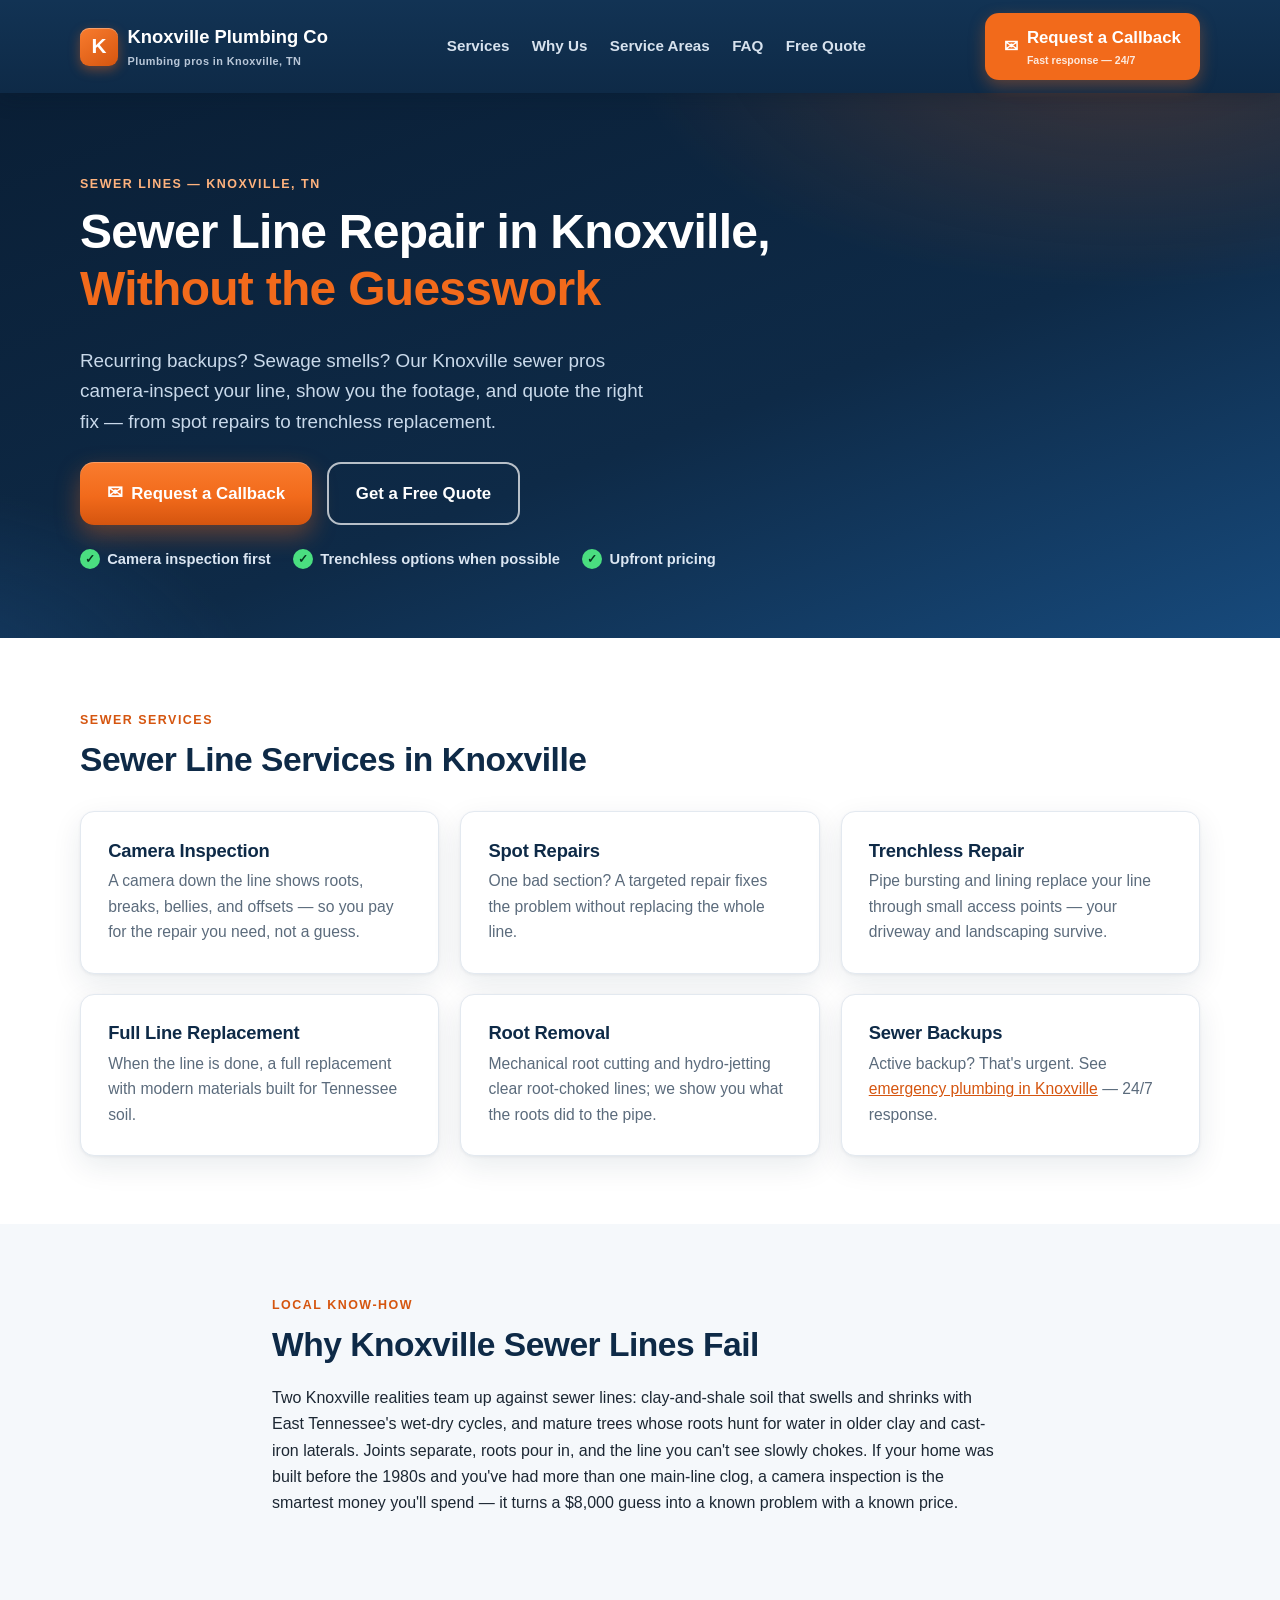
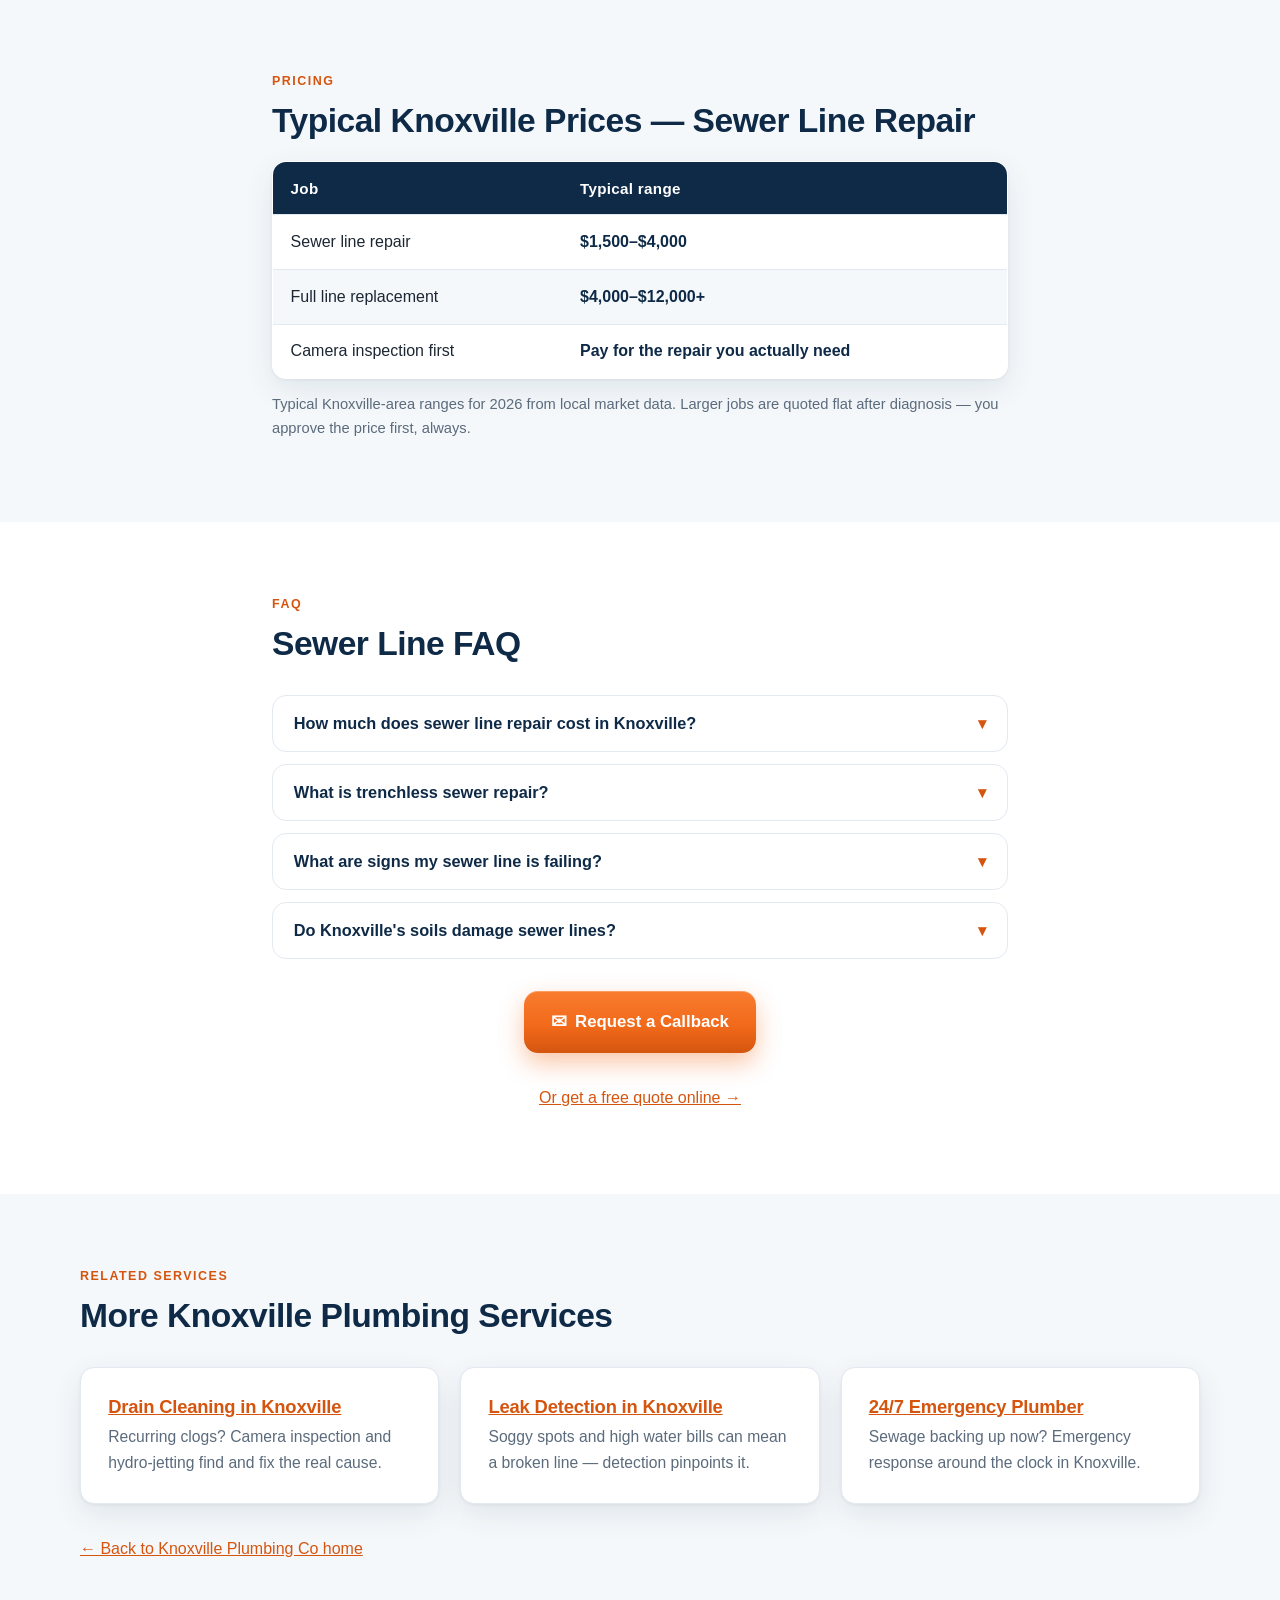
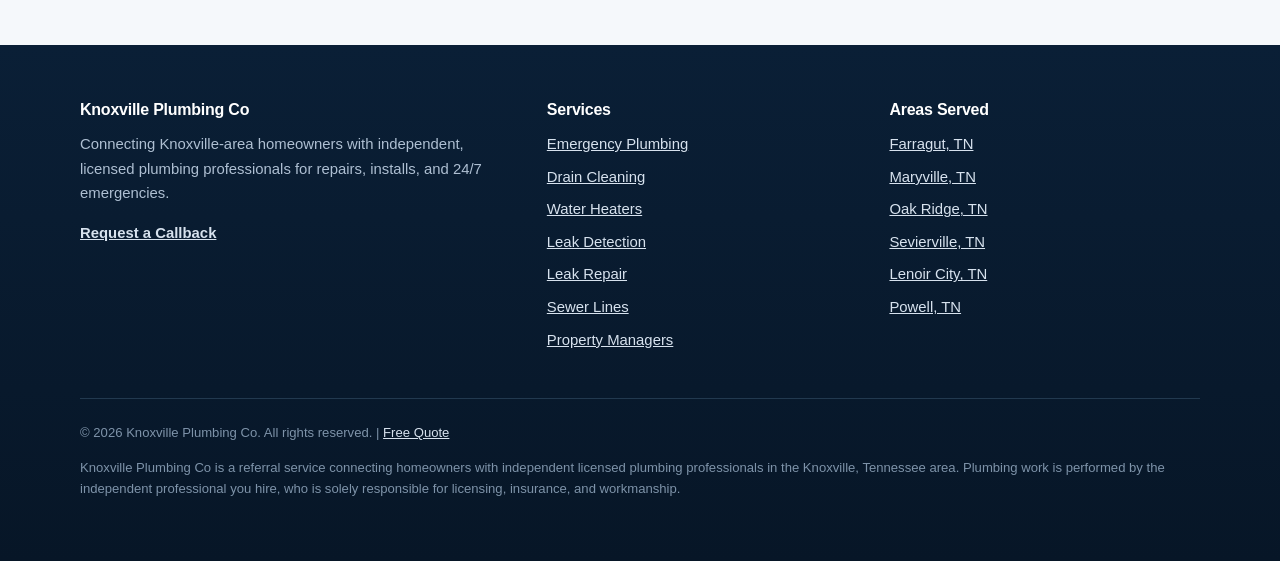
<file: services/sewer-line-repair.html>
<!DOCTYPE html>
<html lang="en">
<head>
<meta charset="UTF-8">
<meta name="viewport" content="width=device-width, initial-scale=1.0">
<title>Sewer Line Repair in Knoxville, TN | Knoxville Plumbing Co</title>
<meta name="description" content="Sewer problems in Knoxville? Camera inspection, trenchless repair & full line replacement with upfront pricing. Request a callback.">
<link rel="canonical" href="https://knoxvilleplumbingco.com/services/sewer-line-repair.html">
<meta property="og:title" content="Sewer Line Repair in Knoxville, TN | Knoxville Plumbing Co">
<meta property="og:description" content="Sewer line problems in Knoxville? Camera inspection, trenchless repair & replacement. Request a callback.">
<meta property="og:type" content="website">
<meta property="og:url" content="https://knoxvilleplumbingco.com/services/sewer-line-repair.html">
<meta property="og:image" content="https://knoxvilleplumbingco.com/assets/img/og-cover.jpg">
<meta name="twitter:card" content="summary_large_image">
<meta name="twitter:title" content="Sewer Line Repair in Knoxville, TN | Knoxville Plumbing Co">
<meta name="twitter:description" content="Sewer line problems in Knoxville? Camera inspection, trenchless repair & replacement. Request a callback.">
<meta name="twitter:image" content="https://knoxvilleplumbingco.com/assets/img/og-cover.jpg">
<link rel="stylesheet" href="/assets/css/style.css">
<link rel="icon" href="data:image/svg+xml,<svg xmlns='http://www.w3.org/2000/svg' viewBox='0 0 100 100'><rect width='100' height='100' rx='20' fill='%23f26a1b'/><text x='50' y='68' font-size='52' text-anchor='middle' fill='white' font-family='Arial' font-weight='bold'>K</text></svg>">
<script type="application/ld+json">
{
  "@context": "https://schema.org",
  "@type": "Plumber",
  "name": "Knoxville Plumbing Co — Sewer Line Services",
  "description": "Sewer line repair in Knoxville, TN: camera inspection, trenchless repair, full line replacement.",
  "url": "https://knoxvilleplumbingco.com/services/sewer-line-repair.html",
  "areaServed": {"@type": "City", "name": "Knoxville"},
  "openingHours": "Mo-Su 00:00-23:59",
  "priceRange": "$$"
}
</script>
<script type="application/ld+json">
{
  "@context": "https://schema.org",
  "@type": "FAQPage",
  "mainEntity": [
    {
      "@type": "Question",
      "name": "How much does sewer line repair cost in Knoxville?",
      "acceptedAnswer": {"@type": "Answer", "text": "Spot repairs in Knoxville typically run $1,500–$4,000; full line replacement usually runs $4,000–$12,000+ depending on length, depth, and method. A camera inspection first means you pay for the repair you actually need."}
    },
    {
      "@type": "Question",
      "name": "What is trenchless sewer repair?",
      "acceptedAnswer": {"@type": "Answer", "text": "Trenchless methods (pipe bursting or lining) replace or reline the pipe through small access points instead of digging up your yard. Not every line qualifies — a camera inspection tells you."}
    },
    {
      "@type": "Question",
      "name": "What are signs my sewer line is failing?",
      "acceptedAnswer": {"@type": "Answer", "text": "Multiple drains backing up at once, gurgling toilets, sewage smells in the yard, soggy patches over the line, or recurring clogs that keep coming back after snaking."}
    },
    {
      "@type": "Question",
      "name": "Do Knoxville's soils damage sewer lines?",
      "acceptedAnswer": {"@type": "Answer", "text": "Yes — East Tennessee's clay-and-shale soil shifts with moisture and freeze-thaw cycles, separating pipe joints in older lines and inviting root intrusion. It's one of the most common causes of sewer failures around Knoxville."}
    }
  ]
}
</script>
</head>
<body>

<header class="site-header">
  <div class="container header-inner">
    <a class="brand" href="/" aria-label="Knoxville Plumbing Co — home">
      <span class="brand-mark">K</span>
      <span>Knoxville Plumbing Co<small>Plumbing pros in Knoxville, TN</small></span>
    </a>
    <nav class="main-nav" id="mainNav" aria-label="Main navigation">
      <a href="/#services">Services</a>
      <a href="/#why-us">Why Us</a>
      <a href="/#areas">Service Areas</a>
      <a href="/#faq">FAQ</a>
      <a href="/#quote">Free Quote</a>
    </nav>
    <button class="nav-toggle" aria-label="Open menu" aria-expanded="false" aria-controls="mainNav">&#9776;</button>
    <a class="header-phone" href="/#quote"><span aria-hidden="true">&#9993;</span><span>Request a Callback<small>Fast response — 24/7</small></span></a>
  </div>
</header>

<main>
  <section class="hero">
    <div class="container">
      <p class="eyebrow" style="color:#ffb37e">Sewer lines — Knoxville, TN</p>
      <h1>Sewer Line Repair in Knoxville, <span class="hl">Without the Guesswork</span></h1>
      <p class="sub">Recurring backups? Sewage smells? Our Knoxville sewer pros camera-inspect your line, show you the footage, and quote the right fix — from spot repairs to trenchless replacement.</p>
      <div class="hero-ctas">
        <a class="btn btn-primary" href="/#quote"><span class="icon" aria-hidden="true">&#9993;</span> Request a Callback</a>
        <a class="btn btn-outline" href="/#quote">Get a Free Quote</a>
      </div>
      <ul class="hero-trust">
        <li><span class="tick">&#10003;</span> Camera inspection first</li>
        <li><span class="tick">&#10003;</span> Trenchless options when possible</li>
        <li><span class="tick">&#10003;</span> Upfront pricing</li>
      </ul>
    </div>
  </section>

  <section>
    <div class="container">
      <span class="eyebrow">Sewer services</span>
      <h2>Sewer Line Services in Knoxville</h2>
      <div class="grid grid-3 mt-2">
        <div class="card"><h3>Camera Inspection</h3><p>A camera down the line shows roots, breaks, bellies, and offsets — so you pay for the repair you need, not a guess.</p></div>
        <div class="card"><h3>Spot Repairs</h3><p>One bad section? A targeted repair fixes the problem without replacing the whole line.</p></div>
        <div class="card"><h3>Trenchless Repair</h3><p>Pipe bursting and lining replace your line through small access points — your driveway and landscaping survive.</p></div>
        <div class="card"><h3>Full Line Replacement</h3><p>When the line is done, a full replacement with modern materials built for Tennessee soil.</p></div>
        <div class="card"><h3>Root Removal</h3><p>Mechanical root cutting and hydro-jetting clear root-choked lines; we show you what the roots did to the pipe.</p></div>
        <div class="card"><h3>Sewer Backups</h3><p>Active backup? That's urgent. See <a href="/services/emergency-plumbing.html">emergency plumbing in Knoxville</a> — 24/7 response.</p></div>
      </div>
    </div>
  </section>

  <section class="section-soft">
    <div class="container" style="max-width: 46rem;">
      <span class="eyebrow">Local know-how</span>
      <h2>Why Knoxville Sewer Lines Fail</h2>
      <p>Two Knoxville realities team up against sewer lines: clay-and-shale soil that swells and shrinks with East Tennessee's wet-dry cycles, and mature trees whose roots hunt for water in older clay and cast-iron laterals. Joints separate, roots pour in, and the line you can't see slowly chokes. If your home was built before the 1980s and you've had more than one main-line clog, a camera inspection is the smartest money you'll spend — it turns a $8,000 guess into a known problem with a known price.</p>
    </div>
  </section>

  <section id="prices" class="section-soft">
    <div class="container" style="max-width: 46rem;">
      <span class="eyebrow">Pricing</span>
      <h2>Typical Knoxville Prices — Sewer Line Repair</h2>
      <table class="price-table">
        <thead><tr><th scope="col">Job</th><th scope="col">Typical range</th></tr></thead>
        <tbody>
          <tr><td>Sewer line repair</td><td>$1,500–$4,000</td></tr>
          <tr><td>Full line replacement</td><td>$4,000–$12,000+</td></tr>
          <tr><td>Camera inspection first</td><td>Pay for the repair you actually need</td></tr>
        </tbody>
      </table>
      <p class="price-note">Typical Knoxville-area ranges for 2026 from local market data. Larger jobs are quoted flat after diagnosis — you approve the price first, always.</p>
    </div>
  </section>

  <section>
    <div class="container" style="max-width: 46rem;">
      <span class="eyebrow">FAQ</span>
      <h2>Sewer Line FAQ</h2>
      <div class="mt-2">
        <div class="faq-item">
          <button class="faq-q" aria-expanded="false">How much does sewer line repair cost in Knoxville?<span class="chev" aria-hidden="true">&#9662;</span></button>
          <div class="faq-a"><p>Spot repairs in Knoxville typically run $1,500–$4,000; full line replacement usually runs $4,000–$12,000+ depending on length, depth, and method. A camera inspection first means you pay for the repair you actually need.</p></div>
        </div>
        <div class="faq-item">
          <button class="faq-q" aria-expanded="false">What is trenchless sewer repair?<span class="chev" aria-hidden="true">&#9662;</span></button>
          <div class="faq-a"><p>Trenchless methods (pipe bursting or lining) replace or reline the pipe through small access points instead of digging up your yard. Not every line qualifies — a camera inspection tells you.</p></div>
        </div>
        <div class="faq-item">
          <button class="faq-q" aria-expanded="false">What are signs my sewer line is failing?<span class="chev" aria-hidden="true">&#9662;</span></button>
          <div class="faq-a"><p>Multiple drains backing up at once, gurgling toilets, sewage smells in the yard, soggy patches over the line, or recurring clogs that keep coming back after snaking.</p></div>
        </div>
        <div class="faq-item">
          <button class="faq-q" aria-expanded="false">Do Knoxville's soils damage sewer lines?<span class="chev" aria-hidden="true">&#9662;</span></button>
          <div class="faq-a"><p>Yes — East Tennessee's clay-and-shale soil shifts with moisture and freeze-thaw cycles, separating pipe joints in older lines and inviting root intrusion. It's one of the most common causes of sewer failures around Knoxville.</p></div>
        </div>
      </div>
      <div class="text-center mt-2">
        <a class="btn btn-primary" href="/#quote"><span class="icon" aria-hidden="true">&#9993;</span> Request a Callback</a>
        <p class="mt-2"><a href="/#quote">Or get a free quote online &rarr;</a></p>
      </div>
    </div>
  </section>

  <section class="section-soft">
    <div class="container">
      <span class="eyebrow">Related services</span>
      <h2>More Knoxville Plumbing Services</h2>
      <div class="grid grid-3 mt-2">
        <div class="card"><h3><a href="/services/drain-cleaning.html">Drain Cleaning in Knoxville</a></h3><p>Recurring clogs? Camera inspection and hydro-jetting find and fix the real cause.</p></div>
        <div class="card"><h3><a href="/services/leak-detection.html">Leak Detection in Knoxville</a></h3><p>Soggy spots and high water bills can mean a broken line — detection pinpoints it.</p></div>
        <div class="card"><h3><a href="/services/emergency-plumbing.html">24/7 Emergency Plumber</a></h3><p>Sewage backing up now? Emergency response around the clock in Knoxville.</p></div>
      </div>
      <p class="mt-2"><a href="/">← Back to Knoxville Plumbing Co home</a></p>
    </div>
  </section>
</main>

<footer class="site-footer">
  <div class="container">
    <div class="footer-grid">
      <div>
        <h2 class="fh">Knoxville Plumbing Co</h2>
        <p>Connecting Knoxville-area homeowners with independent, licensed plumbing professionals for repairs, installs, and 24/7 emergencies.</p>
        <p><a href="/#quote"><strong>Request a Callback</strong></a></p>
      </div>
      <div>
        <h2 class="fh">Services</h2>
        <ul>
          <li><a href="/services/emergency-plumbing.html">Emergency Plumbing</a></li>
          <li><a href="/services/drain-cleaning.html">Drain Cleaning</a></li>
          <li><a href="/services/water-heater-repair-installation.html">Water Heaters</a></li>
          <li><a href="/services/leak-detection.html">Leak Detection</a></li>
          <li><a href="/services/leak-repair.html">Leak Repair</a></li>
          <li><a href="/services/sewer-line-repair.html">Sewer Lines</a></li>
          <li><a href="/property-managers.html">Property Managers</a></li>
        </ul>
      </div>
      <div>
        <h2 class="fh">Areas Served</h2>
        <ul>
          <li><a href="/areas/farragut.html">Farragut, TN</a></li>
          <li><a href="/areas/maryville.html">Maryville, TN</a></li>
          <li><a href="/areas/oak-ridge.html">Oak Ridge, TN</a></li>
          <li><a href="/areas/sevierville.html">Sevierville, TN</a></li>
          <li><a href="/areas/lenoir-city.html">Lenoir City, TN</a></li>
          <li><a href="/areas/powell.html">Powell, TN</a></li>
        </ul>
      </div>
    </div>
    <div class="footer-bottom">
      <p>&copy; <span data-year>2026</span> Knoxville Plumbing Co. All rights reserved. | <a href="/#quote">Free Quote</a></p>
      <p>Knoxville Plumbing Co is a referral service connecting homeowners with independent licensed plumbing professionals in the Knoxville, Tennessee area. Plumbing work is performed by the independent professional you hire, who is solely responsible for licensing, insurance, and workmanship.</p>
    </div>
  </div>
</footer>

<div class="callbar" role="navigation" aria-label="Quick contact">
  <a class="call-now" href="/#quote">Request a Callback</a>
  <a class="get-quote" href="/#quote">Free Quote</a>
</div>

<script src="/assets/js/main.js" defer></script>
</body>
</html>
</file>
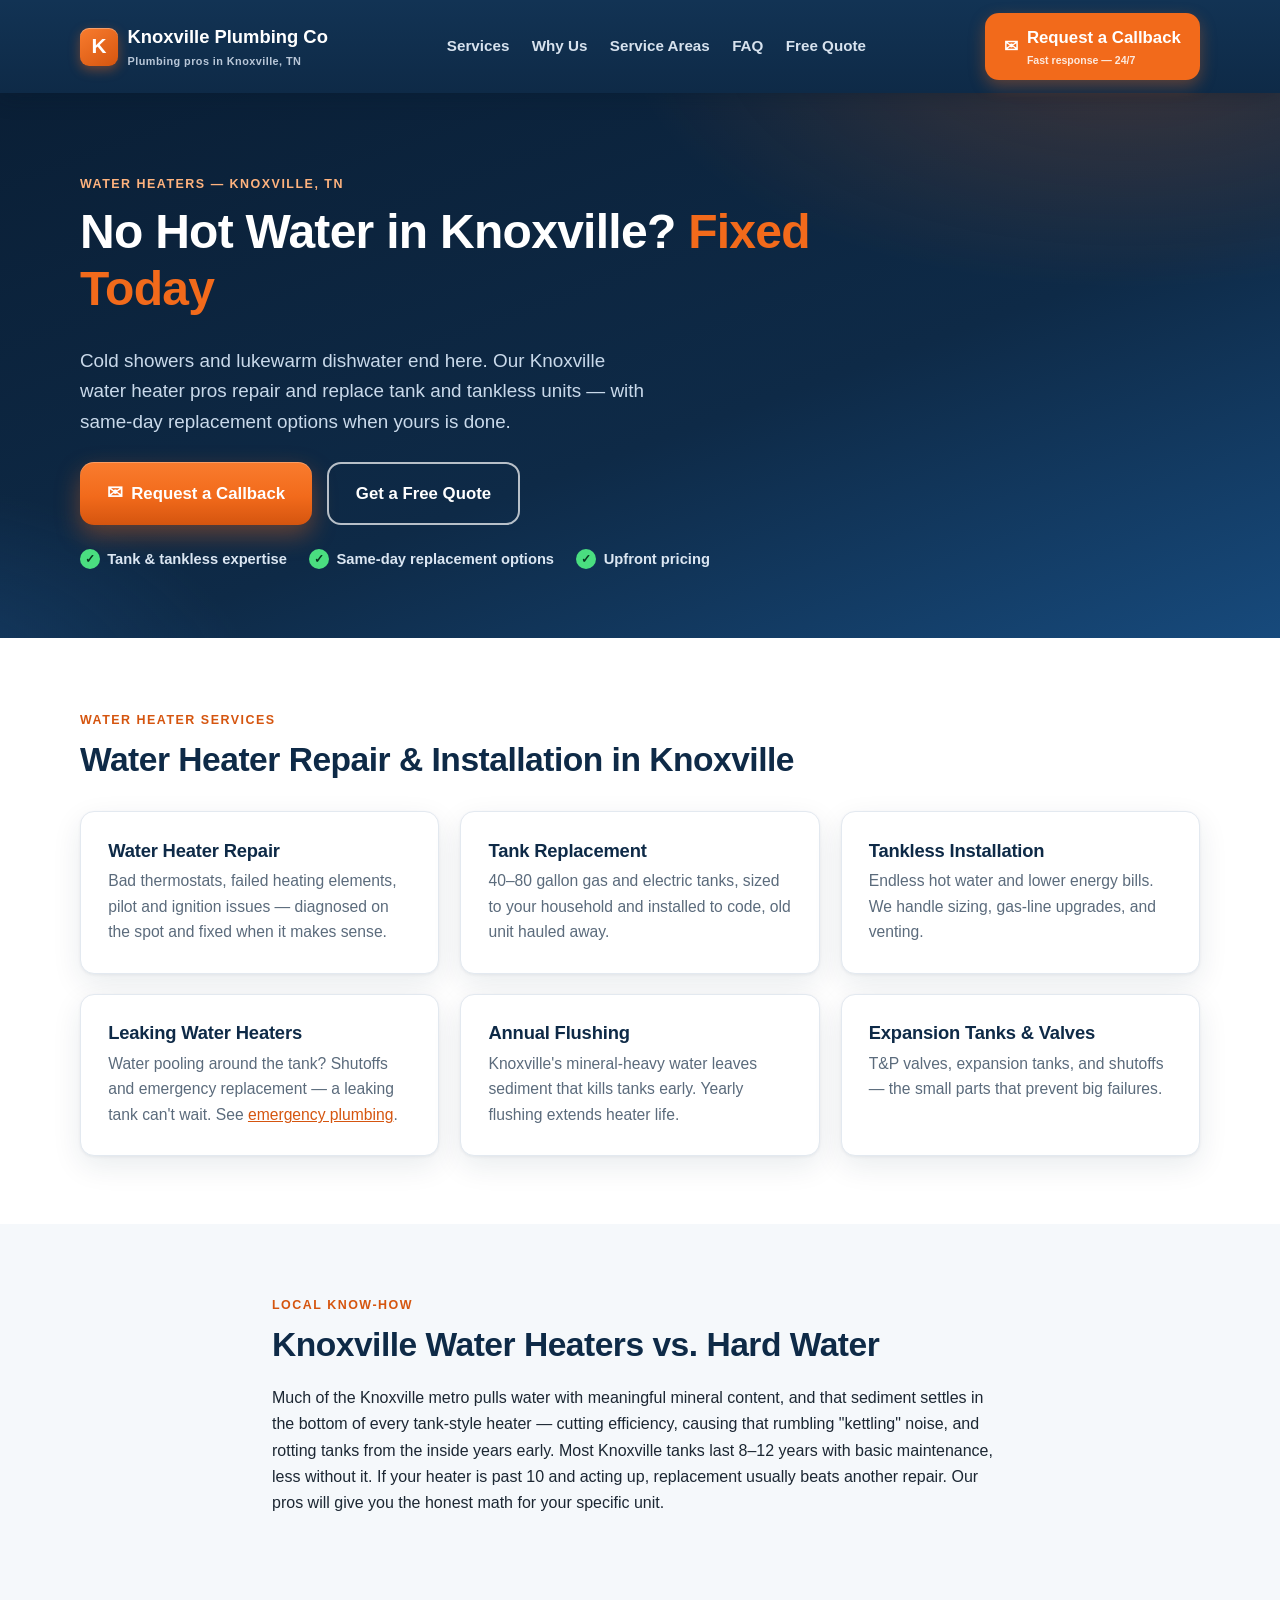
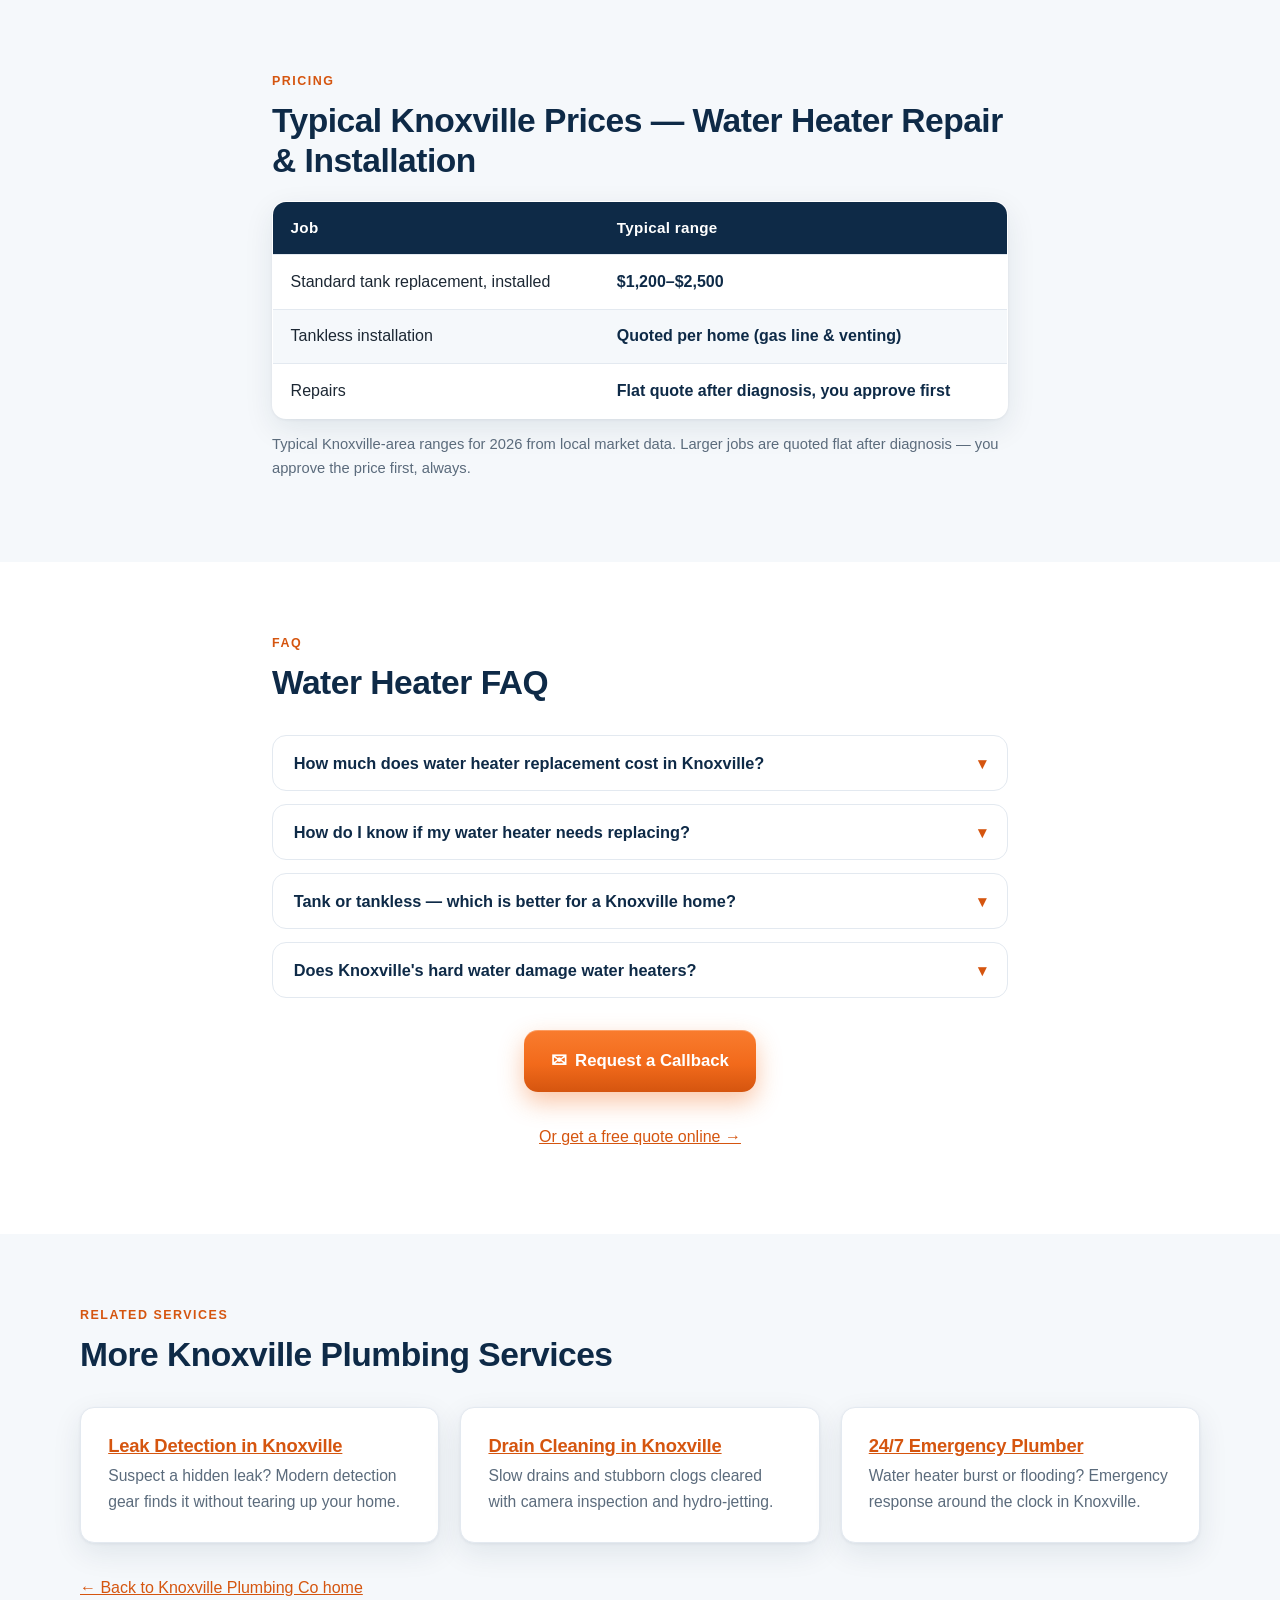
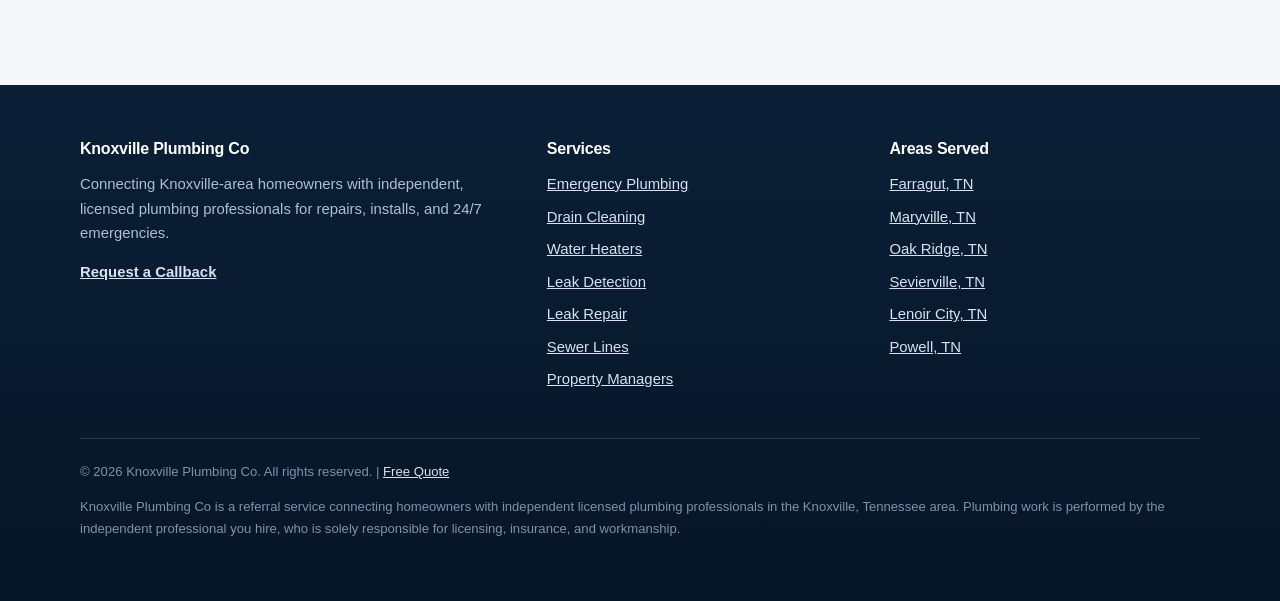
<file: services/water-heater-repair-installation.html>
<!DOCTYPE html>
<html lang="en">
<head>
<meta charset="UTF-8">
<meta name="viewport" content="width=device-width, initial-scale=1.0">
<title>Water Heater Repair in Knoxville, TN | Knoxville Plumbing Co</title>
<meta name="description" content="No hot water in Knoxville? Water heater repair & replacement — tank and tankless — with same-day options and upfront pricing. Request a callback.">
<link rel="canonical" href="https://knoxvilleplumbingco.com/services/water-heater-repair-installation.html">
<meta property="og:title" content="Water Heater Repair &amp; Installation in Knoxville, TN | Knoxville Plumbing Co">
<meta property="og:description" content="No hot water? Knoxville water heater repair and replacement — tank &amp; tankless, same-day options. Request a callback.">
<meta property="og:type" content="website">
<meta property="og:url" content="https://knoxvilleplumbingco.com/services/water-heater-repair-installation.html">
<meta property="og:image" content="https://knoxvilleplumbingco.com/assets/img/og-cover.jpg">
<meta name="twitter:card" content="summary_large_image">
<meta name="twitter:title" content="Water Heater Repair &amp; Installation in Knoxville, TN | Knoxville Plumbing Co">
<meta name="twitter:description" content="No hot water? Knoxville water heater repair and replacement — tank &amp; tankless, same-day options. Request a callback.">
<meta name="twitter:image" content="https://knoxvilleplumbingco.com/assets/img/og-cover.jpg">
<link rel="stylesheet" href="/assets/css/style.css">
<link rel="icon" href="data:image/svg+xml,<svg xmlns='http://www.w3.org/2000/svg' viewBox='0 0 100 100'><rect width='100' height='100' rx='20' fill='%23f26a1b'/><text x='50' y='68' font-size='52' text-anchor='middle' fill='white' font-family='Arial' font-weight='bold'>K</text></svg>">
<script type="application/ld+json">
{
  "@context": "https://schema.org",
  "@type": "Plumber",
  "name": "Knoxville Plumbing Co — Water Heater Services",
  "description": "Water heater repair and installation in Knoxville, TN: tank and tankless, same-day replacement options.",
  "url": "https://knoxvilleplumbingco.com/services/water-heater-repair-installation.html",
  "areaServed": {"@type": "City", "name": "Knoxville"},
  "openingHours": "Mo-Su 00:00-23:59",
  "priceRange": "$$"
}
</script>
<script type="application/ld+json">
{
  "@context": "https://schema.org",
  "@type": "FAQPage",
  "mainEntity": [
    {
      "@type": "Question",
      "name": "How much does water heater replacement cost in Knoxville?",
      "acceptedAnswer": {"@type": "Answer", "text": "A standard 40–50 gallon tank replacement in Knoxville typically runs $1,200–$2,500 installed; tankless installations run higher depending on gas line and venting needs. You'll always approve the quote first."}
    },
    {
      "@type": "Question",
      "name": "How do I know if my water heater needs replacing?",
      "acceptedAnswer": {"@type": "Answer", "text": "Age over 10 years, rusty water, rumbling or popping noises, water around the base, or hot water that runs out fast. A pro can tell you whether a repair buys meaningful time."}
    },
    {
      "@type": "Question",
      "name": "Tank or tankless — which is better for a Knoxville home?",
      "acceptedAnswer": {"@type": "Answer", "text": "Tankless saves space and energy and never runs out, but costs more upfront and may need gas-line upgrades. Tanks are cheaper and simpler. A pro sizes either to your household's real hot-water use."}
    },
    {
      "@type": "Question",
      "name": "Does Knoxville's hard water damage water heaters?",
      "acceptedAnswer": {"@type": "Answer", "text": "Yes — mineral-heavy water leaves sediment that shortens tank life and cuts efficiency. Annual flushing helps; a pro can check your anode rod and sediment level."}
    }
  ]
}
</script>
</head>
<body>

<header class="site-header">
  <div class="container header-inner">
    <a class="brand" href="/" aria-label="Knoxville Plumbing Co — home">
      <span class="brand-mark">K</span>
      <span>Knoxville Plumbing Co<small>Plumbing pros in Knoxville, TN</small></span>
    </a>
    <nav class="main-nav" id="mainNav" aria-label="Main navigation">
      <a href="/#services">Services</a>
      <a href="/#why-us">Why Us</a>
      <a href="/#areas">Service Areas</a>
      <a href="/#faq">FAQ</a>
      <a href="/#quote">Free Quote</a>
    </nav>
    <button class="nav-toggle" aria-label="Open menu" aria-expanded="false" aria-controls="mainNav">&#9776;</button>
    <a class="header-phone" href="/#quote"><span aria-hidden="true">&#9993;</span><span>Request a Callback<small>Fast response — 24/7</small></span></a>
  </div>
</header>

<main>
  <section class="hero">
    <div class="container">
      <p class="eyebrow" style="color:#ffb37e">Water heaters — Knoxville, TN</p>
      <h1>No Hot Water in Knoxville? <span class="hl">Fixed Today</span></h1>
      <p class="sub">Cold showers and lukewarm dishwater end here. Our Knoxville water heater pros repair and replace tank and tankless units — with same-day replacement options when yours is done.</p>
      <div class="hero-ctas">
        <a class="btn btn-primary" href="/#quote"><span class="icon" aria-hidden="true">&#9993;</span> Request a Callback</a>
        <a class="btn btn-outline" href="/#quote">Get a Free Quote</a>
      </div>
      <ul class="hero-trust">
        <li><span class="tick">&#10003;</span> Tank &amp; tankless expertise</li>
        <li><span class="tick">&#10003;</span> Same-day replacement options</li>
        <li><span class="tick">&#10003;</span> Upfront pricing</li>
      </ul>
    </div>
  </section>

  <section>
    <div class="container">
      <span class="eyebrow">Water heater services</span>
      <h2>Water Heater Repair &amp; Installation in Knoxville</h2>
      <div class="grid grid-3 mt-2">
        <div class="card"><h3>Water Heater Repair</h3><p>Bad thermostats, failed heating elements, pilot and ignition issues — diagnosed on the spot and fixed when it makes sense.</p></div>
        <div class="card"><h3>Tank Replacement</h3><p>40–80 gallon gas and electric tanks, sized to your household and installed to code, old unit hauled away.</p></div>
        <div class="card"><h3>Tankless Installation</h3><p>Endless hot water and lower energy bills. We handle sizing, gas-line upgrades, and venting.</p></div>
        <div class="card"><h3>Leaking Water Heaters</h3><p>Water pooling around the tank? Shutoffs and emergency replacement — a leaking tank can't wait. See <a href="/services/emergency-plumbing.html">emergency plumbing</a>.</p></div>
        <div class="card"><h3>Annual Flushing</h3><p>Knoxville's mineral-heavy water leaves sediment that kills tanks early. Yearly flushing extends heater life.</p></div>
        <div class="card"><h3>Expansion Tanks &amp; Valves</h3><p>T&amp;P valves, expansion tanks, and shutoffs — the small parts that prevent big failures.</p></div>
      </div>
    </div>
  </section>

  <section class="section-soft">
    <div class="container" style="max-width: 46rem;">
      <span class="eyebrow">Local know-how</span>
      <h2>Knoxville Water Heaters vs. Hard Water</h2>
      <p>Much of the Knoxville metro pulls water with meaningful mineral content, and that sediment settles in the bottom of every tank-style heater — cutting efficiency, causing that rumbling "kettling" noise, and rotting tanks from the inside years early. Most Knoxville tanks last 8–12 years with basic maintenance, less without it. If your heater is past 10 and acting up, replacement usually beats another repair. Our pros will give you the honest math for your specific unit.</p>
    </div>
  </section>

  <section id="prices" class="section-soft">
    <div class="container" style="max-width: 46rem;">
      <span class="eyebrow">Pricing</span>
      <h2>Typical Knoxville Prices — Water Heater Repair &amp; Installation</h2>
      <table class="price-table">
        <thead><tr><th scope="col">Job</th><th scope="col">Typical range</th></tr></thead>
        <tbody>
          <tr><td>Standard tank replacement, installed</td><td>$1,200–$2,500</td></tr>
          <tr><td>Tankless installation</td><td>Quoted per home (gas line &amp; venting)</td></tr>
          <tr><td>Repairs</td><td>Flat quote after diagnosis, you approve first</td></tr>
        </tbody>
      </table>
      <p class="price-note">Typical Knoxville-area ranges for 2026 from local market data. Larger jobs are quoted flat after diagnosis — you approve the price first, always.</p>
    </div>
  </section>

  <section>
    <div class="container" style="max-width: 46rem;">
      <span class="eyebrow">FAQ</span>
      <h2>Water Heater FAQ</h2>
      <div class="mt-2">
        <div class="faq-item">
          <button class="faq-q" aria-expanded="false">How much does water heater replacement cost in Knoxville?<span class="chev" aria-hidden="true">&#9662;</span></button>
          <div class="faq-a"><p>A standard 40–50 gallon tank replacement in Knoxville typically runs $1,200–$2,500 installed; tankless installations run higher depending on gas line and venting needs. You'll always approve the quote first.</p></div>
        </div>
        <div class="faq-item">
          <button class="faq-q" aria-expanded="false">How do I know if my water heater needs replacing?<span class="chev" aria-hidden="true">&#9662;</span></button>
          <div class="faq-a"><p>Age over 10 years, rusty water, rumbling or popping noises, water around the base, or hot water that runs out fast. A pro can tell you whether a repair buys meaningful time.</p></div>
        </div>
        <div class="faq-item">
          <button class="faq-q" aria-expanded="false">Tank or tankless — which is better for a Knoxville home?<span class="chev" aria-hidden="true">&#9662;</span></button>
          <div class="faq-a"><p>Tankless saves space and energy and never runs out, but costs more upfront and may need gas-line upgrades. Tanks are cheaper and simpler. A pro sizes either to your household's real hot-water use.</p></div>
        </div>
        <div class="faq-item">
          <button class="faq-q" aria-expanded="false">Does Knoxville's hard water damage water heaters?<span class="chev" aria-hidden="true">&#9662;</span></button>
          <div class="faq-a"><p>Yes — mineral-heavy water leaves sediment that shortens tank life and cuts efficiency. Annual flushing helps; a pro can check your anode rod and sediment level.</p></div>
        </div>
      </div>
      <div class="text-center mt-2">
        <a class="btn btn-primary" href="/#quote"><span class="icon" aria-hidden="true">&#9993;</span> Request a Callback</a>
        <p class="mt-2"><a href="/#quote">Or get a free quote online &rarr;</a></p>
      </div>
    </div>
  </section>

  <section class="section-soft">
    <div class="container">
      <span class="eyebrow">Related services</span>
      <h2>More Knoxville Plumbing Services</h2>
      <div class="grid grid-3 mt-2">
        <div class="card"><h3><a href="/services/leak-detection.html">Leak Detection in Knoxville</a></h3><p>Suspect a hidden leak? Modern detection gear finds it without tearing up your home.</p></div>
        <div class="card"><h3><a href="/services/drain-cleaning.html">Drain Cleaning in Knoxville</a></h3><p>Slow drains and stubborn clogs cleared with camera inspection and hydro-jetting.</p></div>
        <div class="card"><h3><a href="/services/emergency-plumbing.html">24/7 Emergency Plumber</a></h3><p>Water heater burst or flooding? Emergency response around the clock in Knoxville.</p></div>
      </div>
      <p class="mt-2"><a href="/">← Back to Knoxville Plumbing Co home</a></p>
    </div>
  </section>
</main>

<footer class="site-footer">
  <div class="container">
    <div class="footer-grid">
      <div>
        <h2 class="fh">Knoxville Plumbing Co</h2>
        <p>Connecting Knoxville-area homeowners with independent, licensed plumbing professionals for repairs, installs, and 24/7 emergencies.</p>
        <p><a href="/#quote"><strong>Request a Callback</strong></a></p>
      </div>
      <div>
        <h2 class="fh">Services</h2>
        <ul>
          <li><a href="/services/emergency-plumbing.html">Emergency Plumbing</a></li>
          <li><a href="/services/drain-cleaning.html">Drain Cleaning</a></li>
          <li><a href="/services/water-heater-repair-installation.html">Water Heaters</a></li>
          <li><a href="/services/leak-detection.html">Leak Detection</a></li>
          <li><a href="/services/leak-repair.html">Leak Repair</a></li>
          <li><a href="/services/sewer-line-repair.html">Sewer Lines</a></li>
          <li><a href="/property-managers.html">Property Managers</a></li>
        </ul>
      </div>
      <div>
        <h2 class="fh">Areas Served</h2>
        <ul>
          <li><a href="/areas/farragut.html">Farragut, TN</a></li>
          <li><a href="/areas/maryville.html">Maryville, TN</a></li>
          <li><a href="/areas/oak-ridge.html">Oak Ridge, TN</a></li>
          <li><a href="/areas/sevierville.html">Sevierville, TN</a></li>
          <li><a href="/areas/lenoir-city.html">Lenoir City, TN</a></li>
          <li><a href="/areas/powell.html">Powell, TN</a></li>
        </ul>
      </div>
    </div>
    <div class="footer-bottom">
      <p>&copy; <span data-year>2026</span> Knoxville Plumbing Co. All rights reserved. | <a href="/#quote">Free Quote</a></p>
      <p>Knoxville Plumbing Co is a referral service connecting homeowners with independent licensed plumbing professionals in the Knoxville, Tennessee area. Plumbing work is performed by the independent professional you hire, who is solely responsible for licensing, insurance, and workmanship.</p>
    </div>
  </div>
</footer>

<div class="callbar" role="navigation" aria-label="Quick contact">
  <a class="call-now" href="/#quote">Request a Callback</a>
  <a class="get-quote" href="/#quote">Free Quote</a>
</div>

<script src="/assets/js/main.js" defer></script>
</body>
</html>
</file>
<file: assets/css/style.css>
/* ============================================================
   Site-01 rank-and-rent template — mobile-first, zero dependencies
   Niche/city tokens are filled per-site (see HTML comments).
   ============================================================ */
:root {
  --navy: #0e2a47;
  --navy-dark: #0a1f36;
  --accent: #f26a1b;
  --accent-dark: #d5550f;
  --accent-soft: #fef3ea;
  --ink: #1c2733;
  --muted: #5b6b7c;
  --line: #e3e9f0;
  --bg: #ffffff;
  --bg-soft: #f5f8fb;
  --radius: 14px;
  --shadow: 0 1px 3px rgba(14, 42, 71, .06), 0 10px 30px rgba(14, 42, 71, .09);
  --shadow-lg: 0 2px 6px rgba(14, 42, 71, .07), 0 20px 45px rgba(14, 42, 71, .14);
  --font: -apple-system, BlinkMacSystemFont, "Segoe UI", Roboto, Helvetica, Arial, sans-serif;
}

*, *::before, *::after { box-sizing: border-box; }
html { scroll-behavior: smooth; }
body {
  margin: 0;
  font-family: var(--font);
  color: var(--ink);
  line-height: 1.65;
  background: var(--bg);
  -webkit-text-size-adjust: 100%;
  -webkit-font-smoothing: antialiased;
  text-rendering: optimizeLegibility;
}
::selection { background: rgba(242, 106, 27, .28); }
img { max-width: 100%; height: auto; display: block; }
a { color: var(--accent-dark); }
h1, h2, h3 { line-height: 1.18; color: var(--navy); margin: 0 0 .6em; letter-spacing: -.015em; font-weight: 800; }
h1 { font-size: clamp(1.9rem, 5.5vw, 3rem); }
h2 { font-size: clamp(1.45rem, 4vw, 2.1rem); }
h3 { font-size: 1.15rem; letter-spacing: -.01em; }
p { margin: 0 0 1em; }
.container { width: min(1120px, 92%); margin: 0 auto; }
section { padding: 4.2rem 0; }
.section-soft { background: var(--bg-soft); }
.eyebrow {
  display: inline-block; font-size: .78rem; font-weight: 700;
  letter-spacing: .12em; text-transform: uppercase;
  color: var(--accent-dark); margin-bottom: .6rem;
}
.lead { font-size: 1.15rem; line-height: 1.6; color: var(--muted); max-width: 44rem; }

/* ---------- Buttons ---------- */
.btn {
  display: inline-flex; align-items: center; justify-content: center; gap: .5rem;
  padding: .95rem 1.7rem; border-radius: var(--radius);
  font-weight: 700; font-size: 1.05rem; text-decoration: none;
  border: 0; cursor: pointer; transition: transform .12s ease, box-shadow .12s ease;
}
.btn:active { transform: translateY(1px); }
.btn-primary { background: linear-gradient(180deg, #f97c2e, var(--accent) 55%, var(--accent-dark)); color: #fff; box-shadow: 0 10px 24px rgba(242,106,27,.38), inset 0 1px 0 rgba(255,255,255,.25); }
.btn-primary:hover { background: linear-gradient(180deg, var(--accent), var(--accent-dark)); transform: translateY(-1px); box-shadow: 0 14px 30px rgba(242,106,27,.42), inset 0 1px 0 rgba(255,255,255,.2); }
.btn:focus-visible, a:focus-visible, button:focus-visible { outline: 3px solid rgba(242,106,27,.55); outline-offset: 2px; }
.btn-outline { background: transparent; color: #fff; border: 2px solid rgba(255,255,255,.7); }
.btn-outline:hover { border-color: #fff; background: rgba(255,255,255,.08); }
/* Outline button for light backgrounds (final-CTA sections) */
.btn-outline-dark { background: transparent; color: var(--navy); border: 2px solid var(--navy); }
.btn-outline-dark:hover { background: rgba(6,22,40,.06); border-color: var(--navy); }

.btn-block { width: 100%; }
.btn .icon { font-size: 1.15em; }

/* ---------- Header ---------- */
.site-header {
  position: sticky; top: 0; z-index: 50;
  background: linear-gradient(180deg, #123354, var(--navy)); color: #fff;
  box-shadow: 0 4px 20px rgba(6, 22, 40, .28);
}
.header-inner {
  display: flex; align-items: center; justify-content: space-between;
  gap: 1rem; padding: .8rem 0;
}
.brand { display: flex; align-items: center; gap: .6rem; color: #fff; text-decoration: none; font-weight: 800; font-size: 1.15rem; }
.brand-mark {
  width: 38px; height: 38px; border-radius: 9px; flex: 0 0 38px;
  background: linear-gradient(145deg, #f97c2e, var(--accent-dark)); color: #fff;
  display: flex; align-items: center; justify-content: center;
  font-size: 1.3rem; font-weight: 800;
  box-shadow: 0 4px 12px rgba(242,106,27,.4), inset 0 1px 0 rgba(255,255,255,.3);
}
.brand small { display: block; font-size: .68rem; font-weight: 600; color: #b9c7d8; letter-spacing: .04em; }
.header-phone {
  display: inline-flex; align-items: center; gap: .55rem;
  background: var(--accent); color: #fff; text-decoration: none;
  font-weight: 800; font-size: 1.05rem;
  padding: .7rem 1.2rem; border-radius: var(--radius);
  white-space: nowrap;
}
.header-phone { box-shadow: 0 6px 16px rgba(242,106,27,.35); transition: background .15s ease, transform .15s ease; }
.header-phone:hover { background: var(--accent-dark); transform: translateY(-1px); }
.header-phone small { display: block; font-size: .66rem; font-weight: 600; opacity: .85; }
.nav-toggle { display: none; background: none; border: 0; color: #fff; font-size: 1.6rem; cursor: pointer; padding: .4rem; }
.main-nav { display: flex; gap: 1.4rem; align-items: center; }
.main-nav a { color: #d7e2ee; text-decoration: none; font-weight: 600; font-size: .95rem; }
.main-nav a { padding: .3rem 0; border-bottom: 2px solid transparent; transition: color .15s ease, border-color .15s ease; }
.main-nav a:hover { color: #fff; border-bottom-color: var(--accent); }

/* ---------- Hero ---------- */
.hero {
  background:
    radial-gradient(52rem 26rem at 88% -10%, rgba(242, 106, 27, .22), transparent 60%),
    radial-gradient(40rem 22rem at -10% 110%, rgba(38, 102, 168, .35), transparent 60%),
    linear-gradient(160deg, var(--navy-dark) 0%, var(--navy) 58%, #174a7c 100%);
  color: #fff; padding: 4.8rem 0 4.2rem; position: relative; overflow: hidden;
}
.hero h1 { color: #fff; max-width: 16em; }
.hero h1 .hl { color: var(--accent); }
.hero p.sub { color: #c9d9ea; font-size: 1.18rem; line-height: 1.6; max-width: 36rem; }
.hero-ctas { display: flex; gap: .9rem; flex-wrap: wrap; margin: 1.6rem 0 1.4rem; }
.hero-trust { display: flex; gap: 1.4rem; flex-wrap: wrap; margin: 0; padding: 0; list-style: none; }
.hero-trust li { display: flex; align-items: center; gap: .45rem; color: #dbe6f2; font-size: .92rem; font-weight: 600; }
.hero-trust .tick {
  color: #06351f; background: #4ade80; font-weight: 800;
  width: 1.25rem; height: 1.25rem; border-radius: 50%; flex: 0 0 1.25rem;
  display: inline-flex; align-items: center; justify-content: center; font-size: .72rem;
}

/* ---------- Trust bar ---------- */
.trustbar { background: linear-gradient(180deg, #ffffff, var(--bg-soft)); border-bottom: 1px solid var(--line); padding: 1.25rem 0; box-shadow: 0 6px 18px rgba(14,42,71,.05); }
.trustbar ul { display: flex; gap: 2rem; flex-wrap: wrap; justify-content: center; margin: 0; padding: 0; list-style: none; }
.trustbar li { font-weight: 700; color: var(--navy); font-size: .95rem; display: flex; gap: .5rem; align-items: center; }
.trustbar .dot { color: var(--accent); }

/* ---------- Cards / grids ---------- */
.grid { display: grid; gap: 1.3rem; }
.grid-3 { grid-template-columns: 1fr; }
.card {
  background: #fff; border: 1px solid var(--line); border-radius: var(--radius);
  padding: 1.7rem; box-shadow: var(--shadow);
  transition: transform .18s ease, box-shadow .18s ease, border-color .18s ease;
}
.card:hover { transform: translateY(-3px); box-shadow: var(--shadow-lg); border-color: #cfdce9; }
.card .card-icon {
  width: 3.2rem; height: 3.2rem; border-radius: 12px;
  background: var(--accent-soft); display: flex; align-items: center; justify-content: center;
  font-size: 1.55rem; margin-bottom: .9rem;
}
.card h3 { margin-bottom: .4rem; }
.card p { color: var(--muted); margin-bottom: 0; font-size: .98rem; }

/* ---------- Steps ---------- */
.steps { counter-reset: step; }
.step { position: relative; padding-left: 3.4rem; }
.step::before {
  counter-increment: step; content: counter(step);
  position: absolute; left: 0; top: 0;
  width: 2.4rem; height: 2.4rem; border-radius: 50%;
  background: linear-gradient(145deg, #174a7c, var(--navy)); color: #fff; font-weight: 800;
  box-shadow: 0 0 0 4px var(--accent-soft), 0 6px 14px rgba(14,42,71,.25);
  display: flex; align-items: center; justify-content: center;
}

/* ---------- Reviews ---------- */
.review { border-left: 4px solid var(--accent); }
.review .stars { color: #f5a623; letter-spacing: .15em; margin-bottom: .4rem; }
.review cite { display: block; margin-top: .7rem; font-style: normal; font-weight: 700; color: var(--navy); font-size: .92rem; }
.reviews-empty {
  text-align: center; padding: 2.4rem 1.6rem;
  border: 2px dashed var(--line); border-radius: var(--radius); color: var(--muted);
}

/* ---------- FAQ ---------- */
.faq-item { border: 1px solid var(--line); border-radius: var(--radius); margin-bottom: .8rem; background: #fff; overflow: hidden; transition: border-color .15s ease, box-shadow .15s ease; }
.faq-item:hover { border-color: #cfdce9; }
.faq-item.open { border-color: var(--accent); box-shadow: 0 8px 22px rgba(14,42,71,.08); }
.faq-q {
  width: 100%; text-align: left; background: none; border: 0; cursor: pointer;
  padding: 1.1rem 1.3rem; font-size: 1.02rem; font-weight: 700; color: var(--navy);
  display: flex; justify-content: space-between; align-items: center; gap: 1rem;
}
.faq-q .chev { transition: transform .2s ease; color: var(--accent-dark); }
.faq-item.open .faq-q .chev { transform: rotate(180deg); }
.faq-a { max-height: 0; overflow: hidden; transition: max-height .25s ease; }
.faq-a p { padding: 0 1.3rem 1.2rem; margin: 0; color: var(--muted); }

/* ---------- Quote form ---------- */
.form-wrap {
  background: linear-gradient(165deg, #123354, var(--navy) 55%, var(--navy-dark));
  color: #fff; border-radius: 18px; padding: 2.6rem; box-shadow: var(--shadow-lg);
  border: 1px solid rgba(255,255,255,.08);
}
.form-wrap h2 { color: #fff; }
.form-wrap p { color: #c6d4e4; }
.quote-form { display: grid; gap: 1rem; margin-top: 1.4rem; }
.field label { display: block; font-weight: 700; font-size: .88rem; letter-spacing: .02em; margin-bottom: .4rem; }
.field input, .field select, .field textarea {
  width: 100%; padding: .9rem 1rem; border-radius: 10px; border: 1px solid #33506e;
  background: #fff; color: var(--ink); font-size: 1rem; font-family: inherit;
  box-shadow: inset 0 1px 3px rgba(14,42,71,.08);
}
.field input:focus, .field select:focus, .field textarea:focus { outline: 3px solid rgba(242,106,27,.45); border-color: var(--accent); }
.field-row { display: grid; gap: 1rem; grid-template-columns: 1fr; }
.hp { position: absolute; left: -9999px; top: auto; width: 1px; height: 1px; overflow: hidden; } /* honeypot */
.form-note { font-size: .85rem; color: #9db2c7; }
.form-success {
  display: none; background: #0d3b2e; border: 1px solid #2fbf71; color: #d6ffe9;
  border-radius: var(--radius); padding: 1.4rem; font-weight: 600;
}
.form-success.show { display: block; }
.form-error { display: none; color: #ffb4a2; font-size: .92rem; font-weight: 600; }
.form-error.show { display: block; }

/* ---------- Service areas ---------- */
.area-tags { display: flex; flex-wrap: wrap; gap: .6rem; margin: 1.2rem 0 0; padding: 0; list-style: none; }
.area-tags li { background: #fff; border: 1px solid var(--line); border-radius: 999px; padding: .65rem 1.1rem; font-size: .92rem; font-weight: 600; color: var(--navy); transition: border-color .15s ease, box-shadow .15s ease, transform .15s ease; }
.area-tags li:hover { border-color: var(--accent); box-shadow: 0 6px 16px rgba(14,42,71,.1); transform: translateY(-1px); }
.area-tags li a { color: var(--navy); text-decoration: none; display: block; padding: .65rem 1.1rem; margin: -.65rem -1.1rem; }
.area-tags li a:hover { color: var(--accent-dark); }

/* ---------- Footer ---------- */
.site-footer { background: linear-gradient(180deg, var(--navy-dark), #071627); color: #aebfd2; padding: 3.4rem 0 7rem; font-size: .93rem; }
.site-footer a { color: #d7e2ee; } .site-footer a:hover { color: var(--accent); }
.footer-grid { display: grid; gap: 2rem; grid-template-columns: 1fr; }
.site-footer h4 { color: #fff; margin: 0 0 .8rem; font-size: 1rem; }
.site-footer .fh { color: #fff; margin: 0 0 .8rem; font-size: 1rem; font-weight: 700; line-height: 1.25; }
.site-footer ul { list-style: none; margin: 0; padding: 0; }
.site-footer li { margin-bottom: .5rem; }
.footer-bottom { margin-top: 2.4rem; padding-top: 1.4rem; border-top: 1px solid #22394f; font-size: .82rem; color: #7e93a9; }

/* ---------- Sticky mobile call bar ---------- */
.callbar {
  position: fixed; left: 0; right: 0; bottom: 0; z-index: 60;
  display: flex; background: rgba(255,255,255,.94); backdrop-filter: blur(10px); -webkit-backdrop-filter: blur(10px); border-top: 1px solid var(--line);
  box-shadow: 0 -6px 24px rgba(6,22,40,.16);
}
.callbar a {
  flex: 1; text-align: center; padding: .95rem .5rem; text-decoration: none;
  font-weight: 800; font-size: 1.02rem;
}
.callbar .call-now { background: var(--accent); color: #fff; }
.callbar .get-quote { color: var(--navy); }

/* ---------- Utility ---------- */
.text-center { text-align: center; }
.mt-2 { margin-top: 2rem; }
.sr-only { position: absolute; width: 1px; height: 1px; overflow: hidden; clip: rect(0 0 0 0); }

/* ---------- Desktop ---------- */
@media (min-width: 760px) {
  .grid-3 { grid-template-columns: repeat(3, 1fr); }
  .field-row { grid-template-columns: 1fr 1fr; }
  .footer-grid { grid-template-columns: 1.4fr 1fr 1fr; }
  .callbar { display: none; }
  .site-footer { padding-bottom: 3rem; }
}
@media (max-width: 759px) {
  .main-nav {
    display: none; position: absolute; top: 100%; left: 0; right: 0;
    background: var(--navy-dark); flex-direction: column; align-items: stretch;
    padding: .6rem 4%; gap: 0;
  }
  .main-nav.open { display: flex; }
  .main-nav a { padding: .8rem 0; border-bottom: 1px solid #22394f; }
  .nav-toggle { display: block; }
  .header-phone { font-size: .92rem; padding: .6rem .9rem; }
  .header-phone small { display: none; }
  .hero-ctas .btn { flex: 1 1 100%; }
}
@media (max-width: 430px) {
  /* Sticky callbar already covers calls — hide the header phone pill to
     guarantee zero horizontal overflow on narrow phones. */
  .header-phone { display: none; }
}
@media (prefers-reduced-motion: reduce) {
  html { scroll-behavior: auto; }
  * { transition: none !important; }
}

/* ---------- Teardown upgrades 2026-10-30 ---------- */
.price-table {
  width: 100%; border-collapse: collapse; margin: 1.2rem 0 .8rem;
  background: #fff; border: 1px solid var(--line); border-radius: var(--radius);
  overflow: hidden; box-shadow: var(--shadow);
}
.price-table th, .price-table td {
  text-align: left; padding: .85rem 1.1rem; border-bottom: 1px solid var(--line);
  vertical-align: top;
}
.price-table thead th { background: var(--navy); color: #fff; font-size: .95rem; letter-spacing: .02em; }
.price-table tbody tr:nth-child(even) { background: var(--bg-soft); }
.price-table tbody tr:last-child td { border-bottom: 0; }
.price-table td:last-child { font-weight: 700; color: var(--navy); white-space: nowrap; }
.price-note { font-size: .92rem; color: var(--muted); }
@media (max-width: 560px) {
  .price-table th, .price-table td { padding: .7rem .8rem; font-size: .95rem; }
  .price-table td:last-child { white-space: normal; }
}
.vet-list { list-style: none; margin: 1.2rem 0 0; padding: 0; display: grid; gap: 1rem; }
.vet-list li {
  background: #fff; border: 1px solid var(--line); border-left: 4px solid var(--accent);
  border-radius: var(--radius); padding: 1rem 1.2rem; box-shadow: var(--shadow);
}
.guarantee-box {
  border: 2px solid var(--accent); background: var(--accent-soft);
  border-radius: var(--radius); padding: 1.3rem 1.5rem;
}
.guarantee-box p { margin: 0; }
.triage-card {
  background: var(--accent-soft); border: 1px solid var(--accent); border-radius: var(--radius);
  padding: 1.6rem 1.8rem; box-shadow: var(--shadow);
}
.triage-steps { margin: 0 0 1rem; padding-left: 1.4rem; display: grid; gap: .6rem; }
.triage-card p:last-child { margin-bottom: 0; }
.callbar .text-us { background: var(--accent-soft); color: var(--navy); }
</file>
